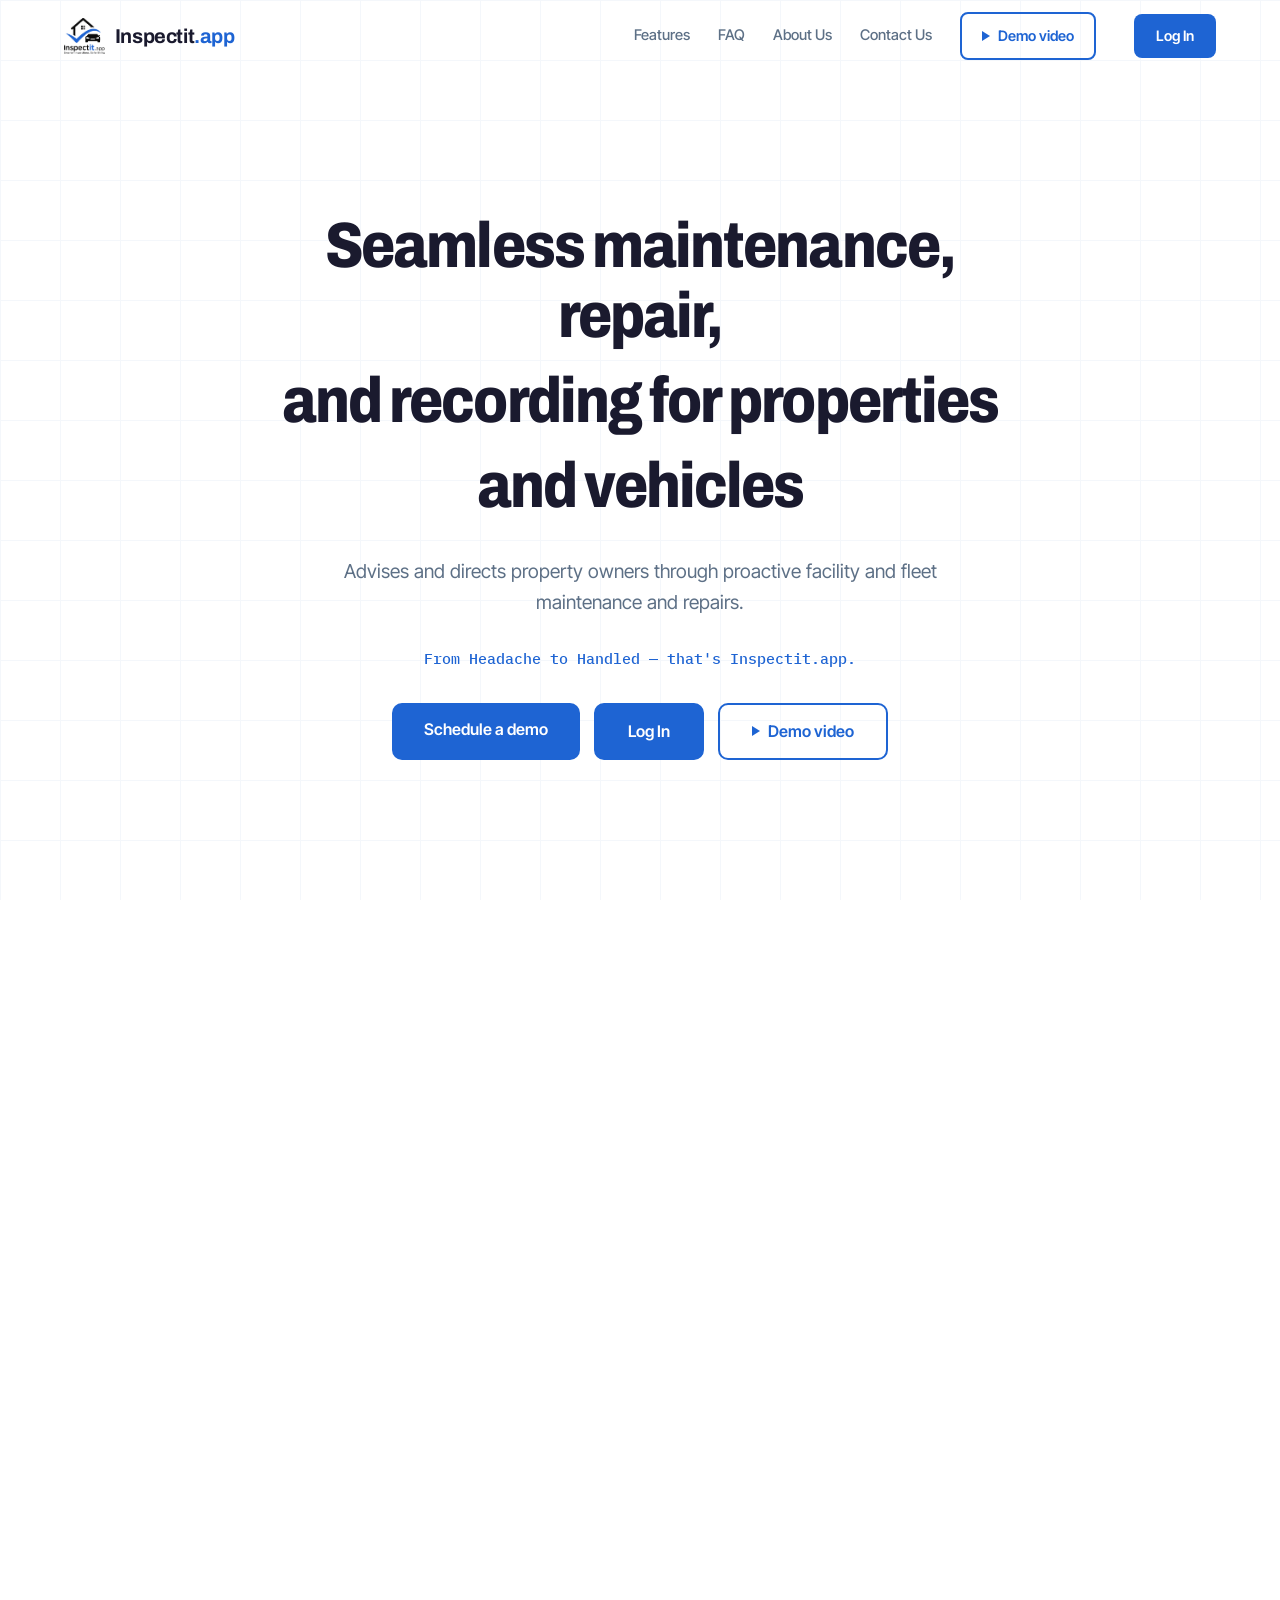
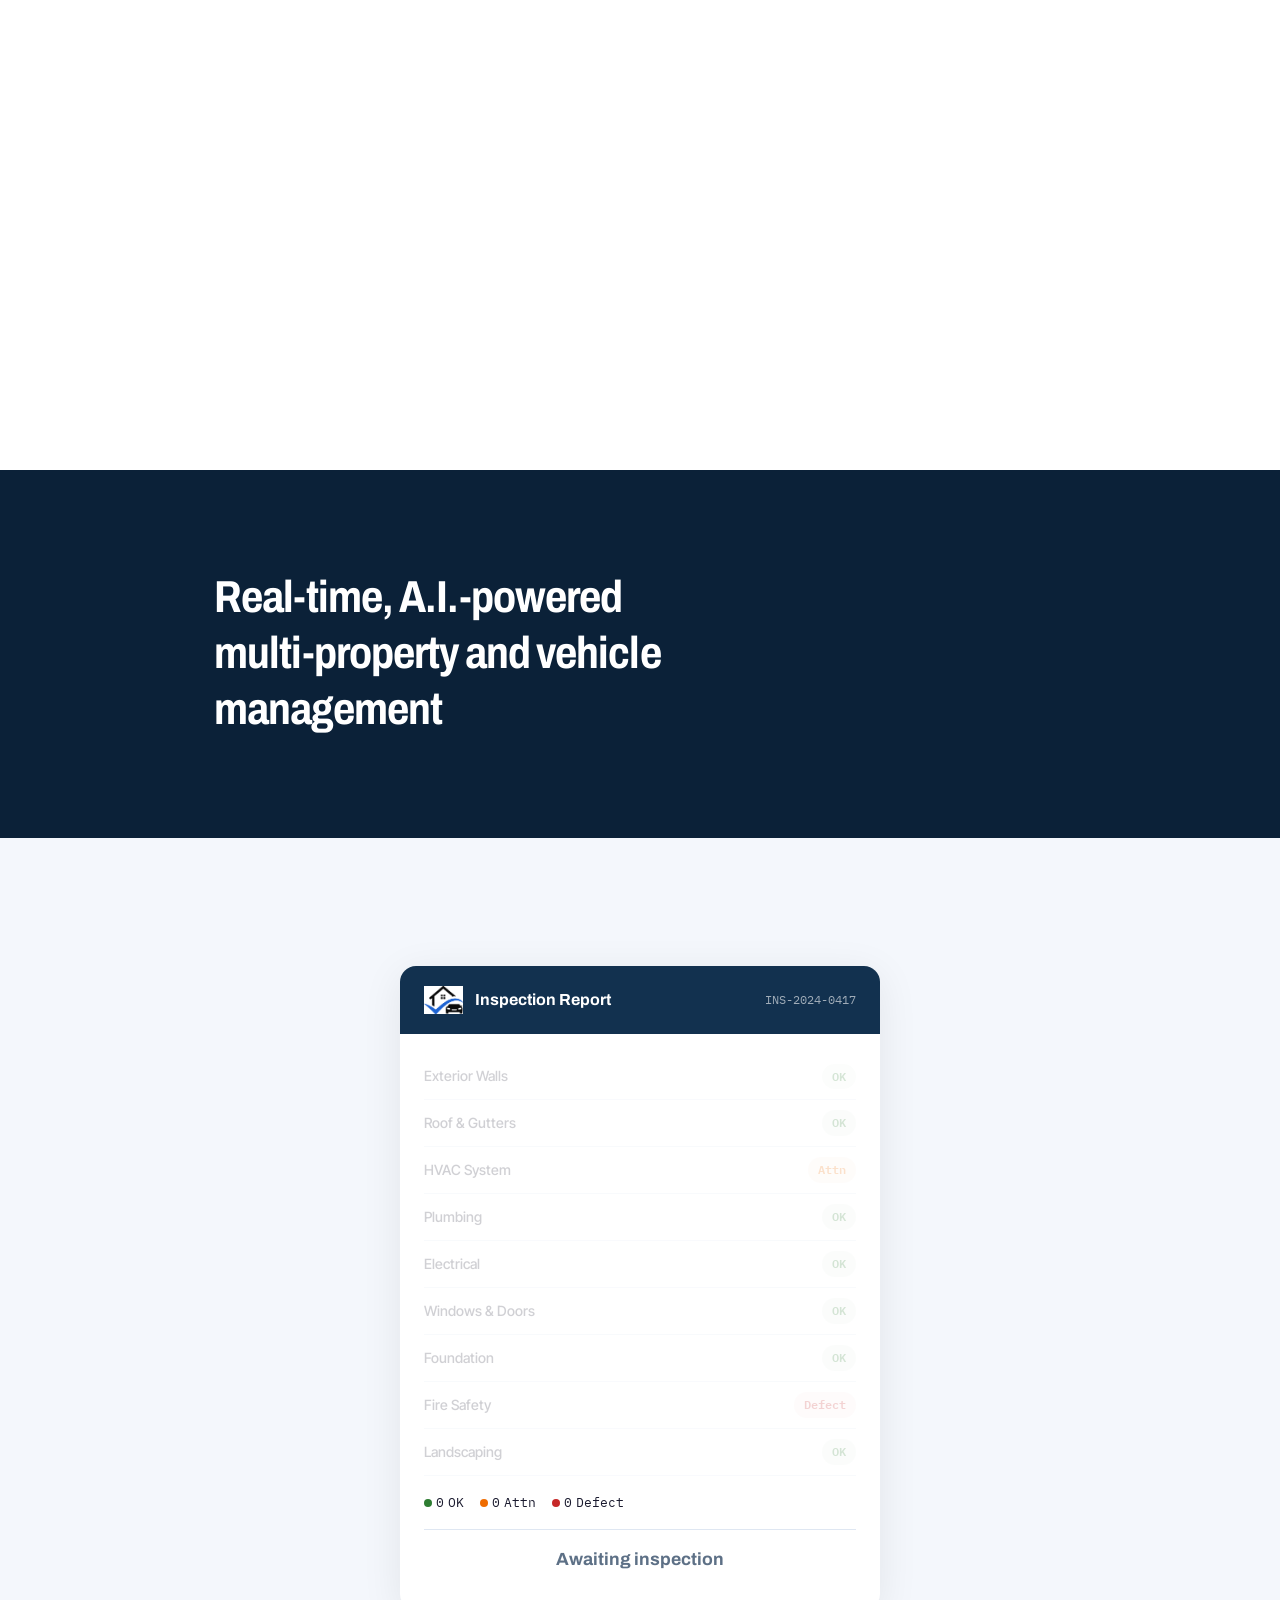
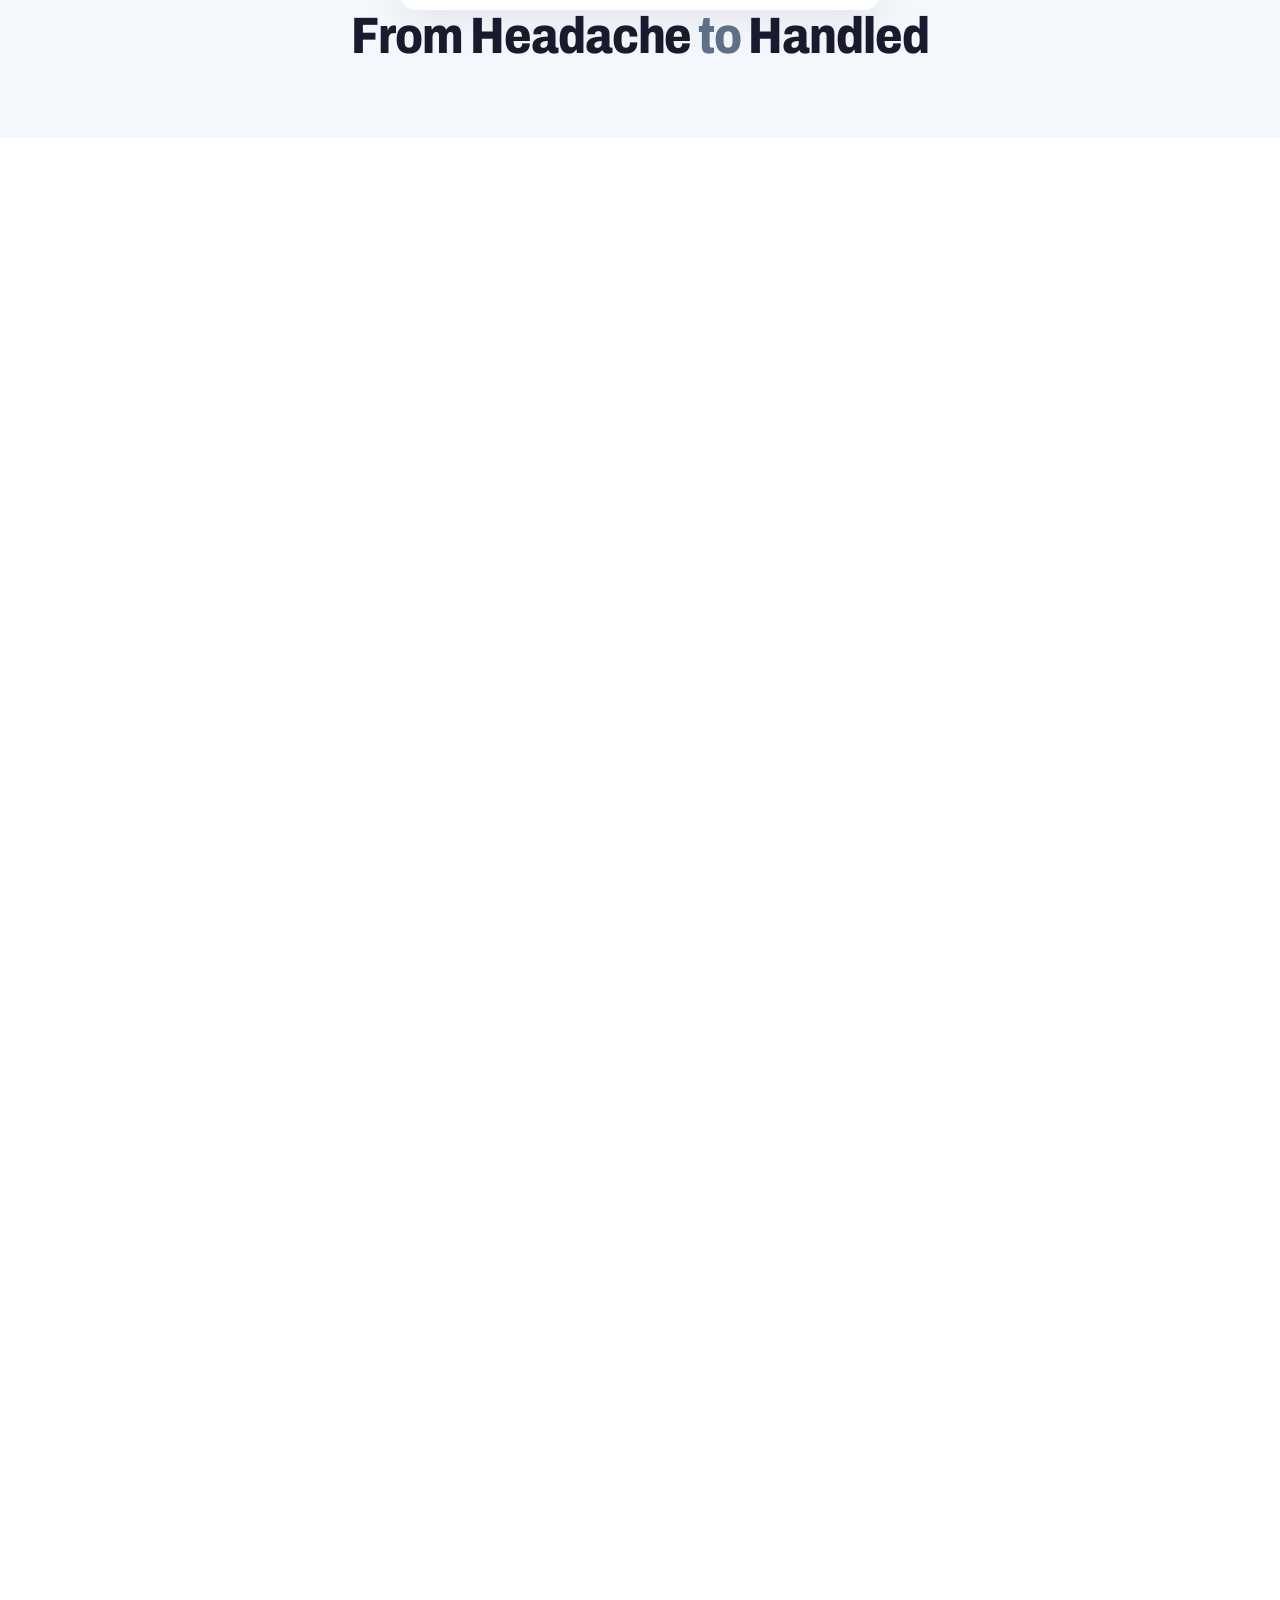
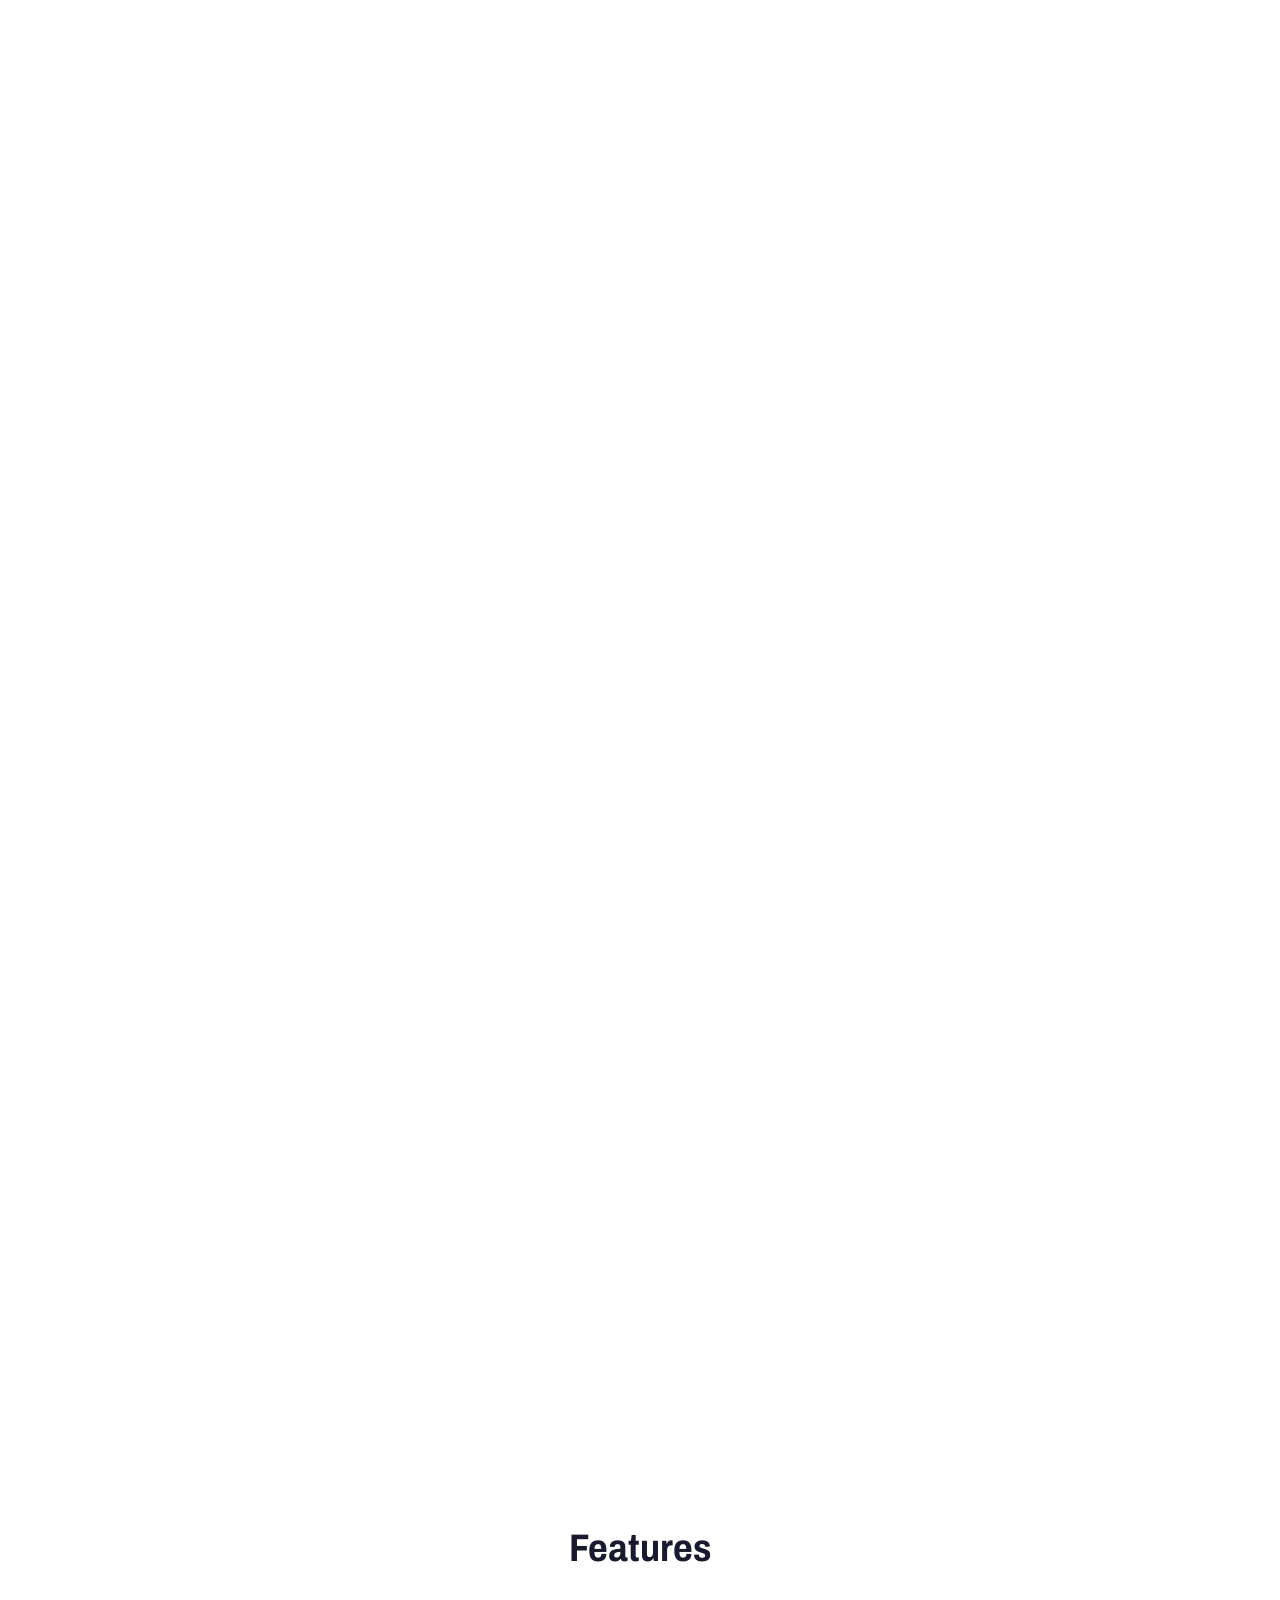
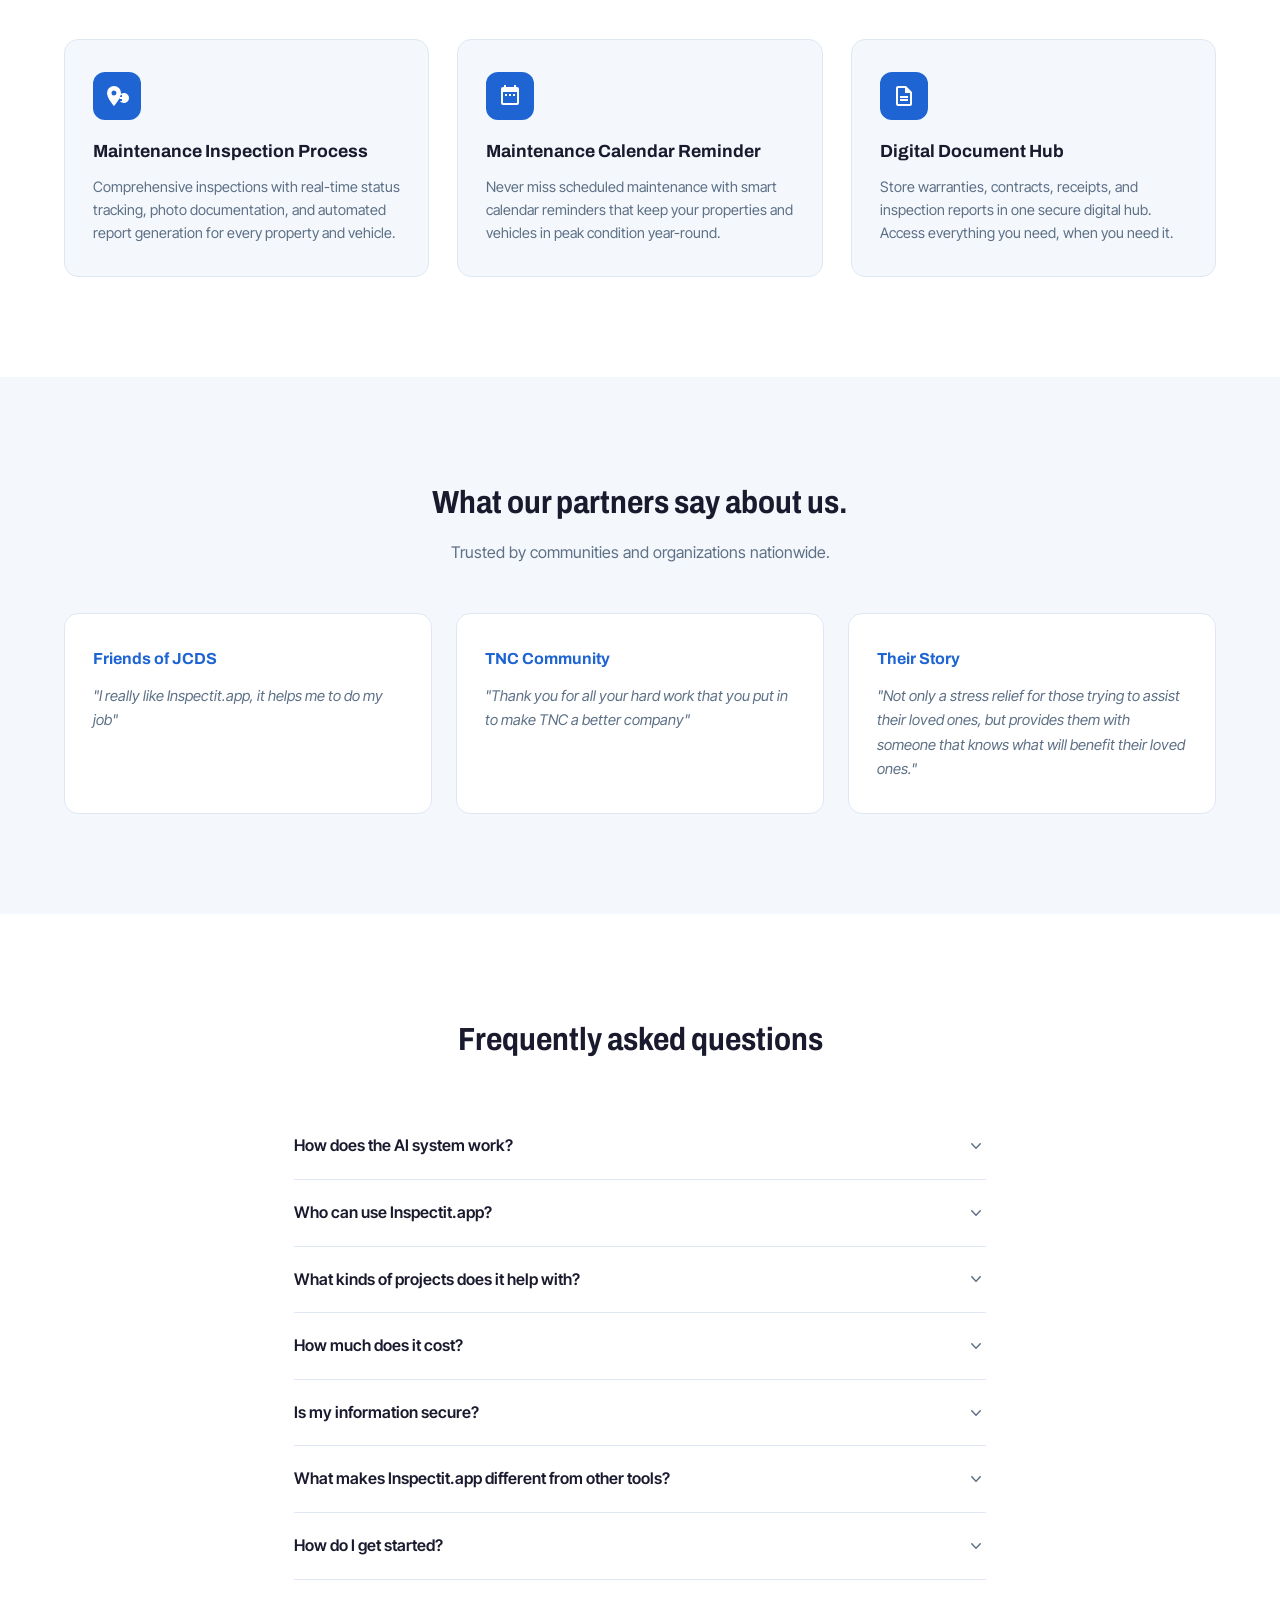
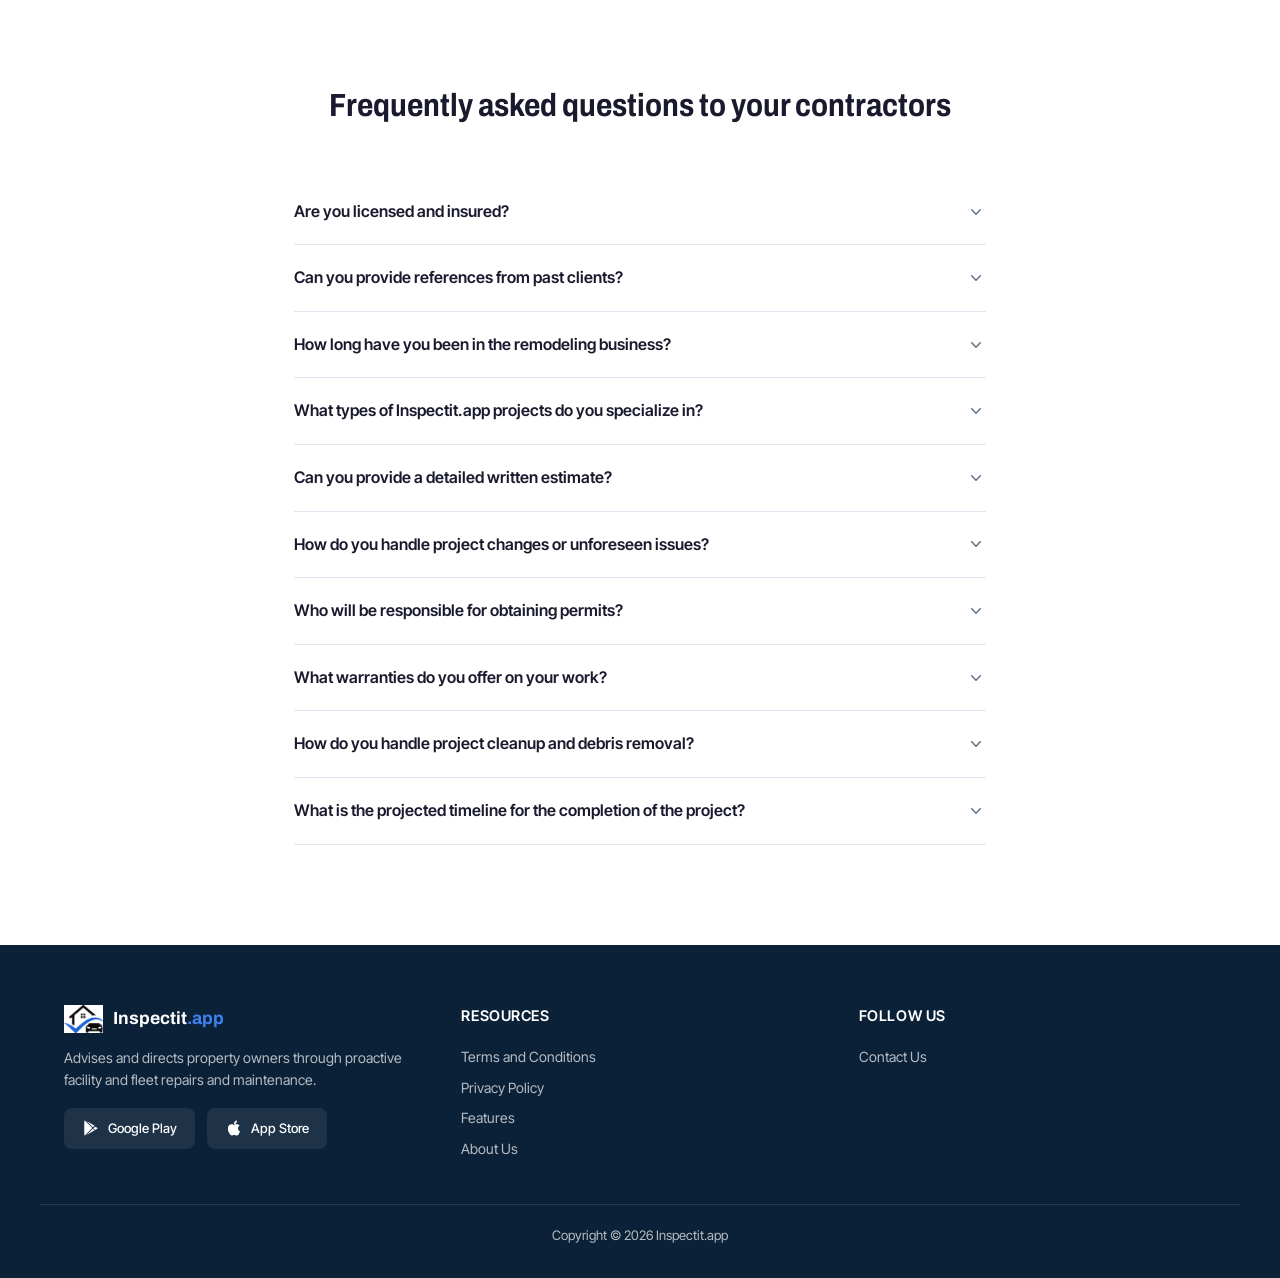
<file: index.html>
<!DOCTYPE html>
<html lang="en">
<head>
<meta charset="utf-8">
<meta name="viewport" content="width=device-width,initial-scale=1,viewport-fit=cover">
<meta name="theme-color" content="#0B2138">
<meta name="apple-mobile-web-app-capable" content="yes">
<meta name="apple-mobile-web-app-status-bar-style" content="black-translucent">
<title>Inspectit.app — Seamless Maintenance, Repair &amp; Recording</title>
<meta name="description" content="Advises and directs property owners through proactive facility and fleet maintenance and repairs. From Headache to Handled — that's Inspectit.app.">
<link rel="canonical" href="https://inspectit.app">
<meta property="og:title" content="Inspectit.app — Seamless Maintenance, Repair &amp; Recording">
<meta property="og:description" content="Advises and directs property owners through proactive facility and fleet maintenance and repairs. From Headache to Handled — that's Inspectit.app.">
<meta property="og:type" content="website">
<meta property="og:url" content="https://inspectit.app">
<meta property="og:site_name" content="Inspectit.app">
<meta property="og:image" content="https://inspectit.app/web/og-image.png">
<meta property="og:image:type" content="image/png">
<meta property="og:image:width" content="1200">
<meta property="og:image:height" content="630">
<meta property="og:image:alt" content="Inspectit.app — Smarter Inspections. Safer living.">
<meta name="twitter:card" content="summary_large_image">
<meta name="twitter:title" content="Inspectit.app — Seamless Maintenance, Repair &amp; Recording">
<meta name="twitter:description" content="Advises and directs property owners through proactive facility and fleet maintenance and repairs.">
<meta name="twitter:image" content="https://inspectit.app/web/og-image.png">
<link rel="icon" type="image/png" href="[data-uri]">
<link rel="preconnect" href="https://fonts.googleapis.com">
<link rel="preconnect" href="https://fonts.gstatic.com" crossorigin>
<link href="https://fonts.googleapis.com/css2?family=Archivo:wdth,wght@75..125,100..900&family=Inter+Tight:wght@300;400;500;600;700&family=IBM+Plex+Mono:wght@400;500;600&display=swap" rel="stylesheet">
<style>
/* ===== RESET ===== */
*,*::before,*::after{box-sizing:border-box;margin:0;padding:0}
html{scroll-behavior:smooth;-webkit-text-size-adjust:100%}
body{font-family:'Inter Tight',system-ui,sans-serif;color:var(--ink);background:var(--white);line-height:1.6;overflow-x:hidden}
img,svg{display:block;max-width:100%}
a{color:inherit;text-decoration:none}
button{font:inherit;cursor:pointer;border:none;background:none}
ul,ol{list-style:none}

/* ===== BRAND TOKENS ===== */
:root{
  --blue:#1E64D3;
  --blue-lift:#3E82F0;
  --navy:#0B2138;
  --navy-2:#12314F;
  --ok:#2E7D32;
  --attn:#EF6C00;
  --defect:#C62828;
  --mist:#F4F7FC;
  --line:#DFE7F2;
  --muted:#5D7086;
  --white:#fff;
  --ink:#1a1a2e;
  --font-display:'Archivo',system-ui,sans-serif;
  --font-body:'Inter Tight',system-ui,sans-serif;
  --font-mono:'IBM Plex Mono',monospace;
  --max-w:1200px;
  --nav-h:72px;
}

/* ===== UTILITIES ===== */
.container{max-width:var(--max-w);margin:0 auto;padding:0 24px}
.sr-only{position:absolute;width:1px;height:1px;padding:0;margin:-1px;overflow:hidden;clip:rect(0,0,0,0);border:0}

/* ===== NAV ===== */
.nav{position:fixed;top:0;left:0;right:0;z-index:100;height:var(--nav-h);display:flex;align-items:center;transition:background .3s,border-color .3s,box-shadow .3s}
.nav.is-stuck{background:rgba(255,255,255,.88);-webkit-backdrop-filter:blur(16px);backdrop-filter:blur(16px);border-bottom:1px solid var(--line);box-shadow:0 1px 8px rgba(0,0,0,.04)}
.nav__inner{display:flex;align-items:center;justify-content:space-between;width:100%;max-width:var(--max-w);margin:0 auto;padding:0 24px}
.nav__brand{display:flex;align-items:center;gap:10px}
.nav__brand img{height:36px;width:auto}
.nav__brand-text{font-family:var(--font-display);font-weight:700;font-size:1.25rem;letter-spacing:-.02em;color:var(--ink)}
.nav__brand-text .tld{color:var(--blue)}
.nav__links{display:flex;align-items:center;gap:28px}
.nav__links a{font-size:.92rem;font-weight:500;color:var(--muted);transition:color .2s}
.nav__links a:hover,.nav__links a:focus-visible{color:var(--blue)}
.nav__links .nav__cta{display:inline-flex;align-items:center;gap:6px;padding:10px 22px;background:var(--blue);color:var(--white);font-weight:600;font-size:.9rem;border-radius:8px;transition:background .2s,transform .15s}
.nav__links .nav__cta:hover{background:var(--blue-lift);color:var(--white);transform:translateY(-1px)}
.nav__cta:focus-visible{outline:2px solid var(--blue);outline-offset:2px}
/* demo video button — outline sibling of the Log In CTA */
.btn-demo{display:inline-flex;align-items:center;gap:8px;cursor:pointer;font-family:inherit}
.nav__links .btn-demo{padding:10px 20px;background:transparent;color:var(--blue);border:2px solid var(--blue);font-weight:600;font-size:.9rem;border-radius:8px;transition:background .2s,color .2s,transform .15s;margin-right:10px}
.nav__links .btn-demo:hover{background:var(--blue);color:var(--white);transform:translateY(-1px)}
.btn-demo:focus-visible{outline:2px solid var(--blue);outline-offset:2px}
.btn-demo .play{width:0;height:0;flex:none;border-left:8px solid currentColor;border-top:5px solid transparent;border-bottom:5px solid transparent;transition:transform .2s}
.btn-demo:hover .play{transform:scale(1.15)}
.hero__actions .btn-demo{padding:14px 32px;background:transparent;color:var(--blue);border:2px solid var(--blue);font-weight:600;font-size:1rem;border-radius:10px;transition:background .2s,color .2s,transform .15s}
.hero__actions .btn-demo:hover{background:var(--blue);color:var(--white);transform:translateY(-2px)}
.drawer-demo{display:flex;align-items:center;justify-content:center;gap:8px;cursor:pointer;font-family:inherit;width:100%;margin-top:12px;padding:14px;background:transparent;color:var(--blue);border:2px solid var(--blue);font-weight:600;font-size:1rem;border-radius:10px}
.drawer-demo .play{width:0;height:0;border-left:8px solid currentColor;border-top:5px solid transparent;border-bottom:5px solid transparent}
/* video lightbox */
.vbox{position:fixed;inset:0;z-index:200;display:grid;place-items:center;padding:clamp(16px,4vw,48px);background:rgba(11,33,56,.72);backdrop-filter:blur(8px);-webkit-backdrop-filter:blur(8px);opacity:0;visibility:hidden;transition:opacity .35s ease,visibility .35s ease}
.vbox.on{opacity:1;visibility:visible}
.vbox__panel{position:relative;width:min(960px,100%);border-radius:16px;overflow:hidden;background:#000;box-shadow:0 40px 90px -30px rgba(0,0,0,.7);transform:translateY(18px) scale(.97);opacity:0;transition:transform .45s cubic-bezier(.16,1,.3,1),opacity .45s ease}
.vbox.on .vbox__panel{transform:none;opacity:1}
.vbox__panel video{display:block;width:100%;height:auto;aspect-ratio:16/9;background:#000}
.vbox__close{position:absolute;top:12px;right:12px;width:42px;height:42px;border-radius:999px;border:1px solid rgba(255,255,255,.3);background:rgba(255,255,255,.12);color:#fff;cursor:pointer;display:grid;place-items:center;transition:background .2s,transform .3s}
.vbox__close:hover{background:rgba(255,255,255,.24);transform:rotate(90deg)}
.vbox__close::before,.vbox__close::after{content:"";position:absolute;width:16px;height:2px;background:#fff;border-radius:2px}
.vbox__close::before{transform:rotate(45deg)}
.vbox__close::after{transform:rotate(-45deg)}

/* mobile hamburger */
.nav__hamburger{display:none;flex-direction:column;gap:5px;padding:8px;width:40px;height:40px;justify-content:center;align-items:center}
.nav__hamburger span{display:block;width:22px;height:2px;background:var(--ink);border-radius:2px;transition:transform .3s,opacity .2s}
.nav__hamburger.open span:nth-child(1){transform:translateY(7px) rotate(45deg)}
.nav__hamburger.open span:nth-child(2){opacity:0}
.nav__hamburger.open span:nth-child(3){transform:translateY(-7px) rotate(-45deg)}

/* mobile drawer */
.mobile-drawer{position:fixed;top:var(--nav-h);left:0;right:0;bottom:0;background:var(--white);z-index:99;transform:translateY(-100%);opacity:0;transition:transform .35s cubic-bezier(.4,0,.2,1),opacity .3s;pointer-events:none;padding:32px 24px}
.mobile-drawer.open{transform:translateY(0);opacity:1;pointer-events:auto}
.mobile-drawer a,.mobile-drawer button{display:block;padding:14px 0;font-size:1.1rem;font-weight:500;color:var(--ink);border-bottom:1px solid var(--line)}
.mobile-drawer a:last-child{border-bottom:none}
.mobile-drawer .drawer-cta{margin-top:24px;text-align:center;padding:14px;background:var(--blue);color:var(--white);border-radius:10px;border-bottom:none;font-weight:600}

@media(max-width:900px){
  .nav__links{display:none}
  .nav__hamburger{display:flex}
}

/* ===== HERO ===== */
.hero{height:230vh;position:relative}
.hero__stage{position:sticky;top:0;height:100svh;display:flex;align-items:center;justify-content:center;overflow:hidden;padding:var(--nav-h) 24px 0;z-index:1}
.hero__content{text-align:center;max-width:800px;will-change:transform,opacity,filter}
.hero__h1{font-family:var(--font-display);font-variation-settings:"wdth" 85;font-size:clamp(2.2rem,5.5vw,4rem);font-weight:800;line-height:1.1;letter-spacing:-.03em;color:var(--ink);margin-bottom:20px}
.hero__h1 .mask{display:inline-block;overflow:hidden}
.hero__h1 .mask span{display:inline-block;transform:translateY(110%);animation:maskUp .8s cubic-bezier(.16,1,.3,1) forwards}
@keyframes maskUp{to{transform:translateY(0)}}
.hero__h1 .mask:nth-child(2) span{animation-delay:.12s}
.hero__h1 .mask:nth-child(3) span{animation-delay:.24s}
.hero__sub{font-size:clamp(1rem,2vw,1.2rem);color:var(--muted);max-width:600px;margin:0 auto 28px;line-height:1.65}
.hero__tag{font-family:var(--font-mono);font-size:.92rem;font-weight:500;color:var(--blue);margin-bottom:32px}
.hero__actions{display:flex;gap:14px;justify-content:center;flex-wrap:wrap}
.hero__actions .btn-primary{padding:14px 32px;background:var(--blue);color:var(--white);font-weight:600;font-size:1rem;border-radius:10px;transition:background .2s,transform .15s}
.hero__actions .btn-primary:hover{background:var(--blue-lift);transform:translateY(-2px)}
.hero__actions .btn-primary:focus-visible{outline:2px solid var(--blue);outline-offset:2px}
.hero__actions .btn-ghost{padding:14px 32px;background:var(--blue);color:var(--white);font-weight:600;font-size:1rem;border:2px solid var(--blue);border-radius:10px;transition:background .2s,border-color .2s,transform .15s}
.hero__actions .btn-ghost:hover{background:var(--blue-lift);border-color:var(--blue-lift);transform:translateY(-2px)}

/* hero grid bg */
.hero__grid{position:absolute;inset:0;pointer-events:none;opacity:.35;background-image:
  linear-gradient(var(--line) 1px,transparent 1px),
  linear-gradient(90deg,var(--line) 1px,transparent 1px);
  background-size:60px 60px}

/* ===== STATEMENT ===== */
.statement{padding:100px 0;background:var(--navy);color:var(--white);overflow:hidden;position:relative;z-index:2}
.statement__inner{max-width:900px;margin:0 auto;padding:0 24px}
.statement__line{font-family:var(--font-display);font-variation-settings:"wdth" 82;font-size:clamp(1.6rem,4vw,2.8rem);font-weight:700;line-height:1.25;letter-spacing:-.02em;overflow:hidden}
.statement__line span{display:inline-block;transform:translateY(100%);opacity:0;transition:transform .7s cubic-bezier(.16,1,.3,1),opacity .5s}
.statement__line.visible span{transform:translateY(0);opacity:1}

/* ===== SWEEP (inspection report animation) ===== */
.sweep{height:420vh;position:relative;z-index:2}
.sweep__stage{position:sticky;top:0;height:100svh;display:flex;align-items:center;justify-content:center;overflow:hidden;background:var(--mist)}
.sweep__card{width:min(480px,90vw);background:var(--white);border-radius:16px;box-shadow:0 8px 40px rgba(0,0,0,.08);overflow:hidden}
.sweep__header{background:var(--navy-2);color:var(--white);padding:20px 24px;display:flex;align-items:center;gap:12px}
.sweep__header-logo{height:28px;width:auto}
.sweep__header-title{font-family:var(--font-display);font-weight:700;font-size:1rem}
.sweep__header-sub{font-size:.78rem;color:rgba(255,255,255,.6);margin-left:auto;font-family:var(--font-mono)}
.sweep__body{padding:20px 24px}
.sweep__row{display:flex;align-items:center;justify-content:space-between;padding:10px 0;border-bottom:1px solid var(--line);opacity:.2;transition:opacity .4s}
.sweep__row.lit{opacity:1}
.sweep__row-label{font-size:.88rem;font-weight:500;color:var(--ink)}
.sweep__row-status{font-family:var(--font-mono);font-size:.78rem;font-weight:600;padding:3px 10px;border-radius:20px}
.sweep__row-status.ok{color:var(--ok);background:rgba(46,125,50,.08)}
.sweep__row-status.attn{color:var(--attn);background:rgba(239,108,0,.08)}
.sweep__row-status.defect{color:var(--defect);background:rgba(198,40,40,.08)}
.sweep__tally{display:flex;gap:16px;padding:16px 0;border-bottom:1px solid var(--line);font-family:var(--font-mono);font-size:.82rem}
.sweep__tally-item{display:flex;align-items:center;gap:4px}
.sweep__tally-dot{width:8px;height:8px;border-radius:50%;flex-shrink:0}
.sweep__verdict{font-family:var(--font-display);font-weight:700;font-size:1.1rem;padding:16px 0;text-align:center;transition:color .5s}

/* repair ticket bar */
.sweep__repair{max-height:0;overflow:hidden;transition:max-height .6s cubic-bezier(.4,0,.2,1);background:var(--mist);border-radius:0 0 16px 16px}
.sweep__repair.show{max-height:120px}
.sweep__repair-inner{padding:14px 24px;display:flex;align-items:center;gap:12px}
.sweep__repair-icon{width:28px;height:28px;background:var(--attn);border-radius:6px;display:flex;align-items:center;justify-content:center;flex-shrink:0}
.sweep__repair-icon svg{width:16px;height:16px;fill:var(--white)}
.sweep__repair-text{font-size:.85rem;font-weight:500;color:var(--ink)}
.sweep__repair-text strong{color:var(--attn)}

/* sweep headline */
.sweep__headline{position:absolute;bottom:max(8vh,40px);left:0;right:0;text-align:center;padding:0 24px}
.sweep__headline-text{font-family:var(--font-display);font-variation-settings:"wdth" 85;font-size:clamp(1.8rem,4.5vw,3.2rem);font-weight:800;line-height:1.15;letter-spacing:-.02em}
.sweep__hl-headache{transition:color .5s,opacity .5s}
.sweep__hl-handled{transition:color .5s,opacity .5s}
.sweep__hl-connector{color:var(--muted)}

/* ===== FEATURES ===== */
.features{padding:100px 0;background:var(--white);position:relative;z-index:2}
.features__title{font-family:var(--font-display);font-variation-settings:"wdth" 85;font-size:clamp(1.6rem,3.5vw,2.4rem);font-weight:700;text-align:center;margin-bottom:60px;color:var(--ink)}
.features__grid{display:grid;grid-template-columns:repeat(3,1fr);gap:28px;max-width:var(--max-w);margin:0 auto;padding:0 24px}
@media(max-width:768px){.features__grid{grid-template-columns:1fr}}
@media(min-width:769px) and (max-width:1024px){.features__grid{grid-template-columns:repeat(2,1fr)}}
.feature-card{background:var(--mist);border:1px solid var(--line);border-radius:14px;padding:32px 28px;transition:transform .3s,box-shadow .3s}
.feature-card:hover{transform:translateY(-4px);box-shadow:0 12px 40px rgba(0,0,0,.06)}
.feature-card__icon{width:48px;height:48px;background:var(--blue);border-radius:12px;display:flex;align-items:center;justify-content:center;margin-bottom:18px}
.feature-card__icon svg{width:24px;height:24px;fill:var(--white)}
.feature-card__title{font-family:var(--font-display);font-weight:700;font-size:1.1rem;margin-bottom:8px;color:var(--ink)}
.feature-card__desc{font-size:.9rem;color:var(--muted);line-height:1.6}

/* ===== REVEAL (blur-up) ===== */
.rv{opacity:0;filter:blur(8px);transform:translateY(24px);transition:opacity .7s cubic-bezier(.16,1,.3,1),filter .7s,transform .7s}
.rv.visible{opacity:1;filter:blur(0);transform:translateY(0)}

/* ===== PARTNERS ===== */
.partners{padding:100px 0;background:var(--mist);position:relative;z-index:2}
.partners__title{font-family:var(--font-display);font-variation-settings:"wdth" 85;font-size:clamp(1.4rem,3vw,2rem);font-weight:700;text-align:center;margin-bottom:12px;color:var(--ink)}
.partners__sub{text-align:center;color:var(--muted);margin-bottom:48px;font-size:1rem}
.partners__grid{display:grid;grid-template-columns:repeat(3,1fr);gap:24px;max-width:var(--max-w);margin:0 auto;padding:0 24px}
@media(max-width:768px){.partners__grid{grid-template-columns:1fr}}
.partner-card{background:var(--white);border:1px solid var(--line);border-radius:14px;padding:32px 28px}
.partner-card__name{font-family:var(--font-display);font-weight:700;font-size:1rem;color:var(--blue);margin-bottom:12px}
.partner-card__quote{font-size:.92rem;color:var(--muted);line-height:1.65;font-style:italic}

/* ===== FAQ ===== */
.faq{padding:100px 0;background:var(--white);position:relative;z-index:2}
.faq__title{font-family:var(--font-display);font-variation-settings:"wdth" 85;font-size:clamp(1.4rem,3vw,2rem);font-weight:700;text-align:center;margin-bottom:48px;color:var(--ink)}
.faq__list{max-width:740px;margin:0 auto;padding:0 24px}
.faq__item{border-bottom:1px solid var(--line)}
.faq__q{display:flex;align-items:center;justify-content:space-between;width:100%;padding:20px 0;font-size:1rem;font-weight:600;color:var(--ink);text-align:left;gap:16px}
.faq__q:focus-visible{outline:2px solid var(--blue);outline-offset:2px;border-radius:4px}
.faq__q svg{width:20px;height:20px;flex-shrink:0;transition:transform .3s;color:var(--muted)}
.faq__q[aria-expanded="true"] svg{transform:rotate(180deg)}
.faq__a{max-height:0;overflow:hidden;transition:max-height .4s cubic-bezier(.4,0,.2,1)}
.faq__a-inner{padding:0 0 20px;font-size:.92rem;color:var(--muted);line-height:1.7}

/* ===== CONTRACTOR FAQ ===== */
.faq-contractors{padding:0 0 100px;background:var(--white)}

/* ===== FOOTER ===== */
.footer{background:var(--navy);color:rgba(255,255,255,.7);padding:60px 0 32px;position:relative;z-index:2}
.footer__inner{max-width:var(--max-w);margin:0 auto;padding:0 24px;display:grid;grid-template-columns:1fr 1fr 1fr;gap:40px}
@media(max-width:768px){.footer__inner{grid-template-columns:1fr;text-align:center}}
.footer__brand{display:flex;align-items:center;gap:10px;margin-bottom:14px}
@media(max-width:768px){.footer__brand{justify-content:center}}
.footer__brand img{height:32px;width:auto}
.footer__brand-text{font-family:var(--font-display);font-weight:700;font-size:1.1rem;color:var(--white)}
.footer__brand-text .tld{color:var(--blue-lift)}
.footer__desc{font-size:.88rem;line-height:1.6;max-width:340px}
@media(max-width:768px){.footer__desc{margin:0 auto}}
.footer__heading{font-weight:600;color:var(--white);margin-bottom:14px;font-size:.92rem;text-transform:uppercase;letter-spacing:.04em}
.footer__link{display:block;padding:4px 0;font-size:.88rem;transition:color .2s}
.footer__link:hover{color:var(--blue-lift)}
.footer__stores{display:flex;gap:12px;margin-top:16px}
@media(max-width:768px){.footer__stores{justify-content:center}}
.footer__store-btn{display:inline-flex;align-items:center;gap:8px;padding:10px 18px;background:rgba(255,255,255,.08);border-radius:8px;font-size:.82rem;font-weight:500;color:var(--white);transition:background .2s}
.footer__store-btn:hover{background:rgba(255,255,255,.14)}
.footer__store-btn svg{width:18px;height:18px;fill:var(--white)}
.footer__bottom{max-width:var(--max-w);margin:40px auto 0;padding:20px 24px 0;border-top:1px solid rgba(255,255,255,.1);text-align:center;font-size:.82rem}

/* ===== REDUCED MOTION ===== */
@media(prefers-reduced-motion:reduce){
  .hero{height:auto}
  .hero__stage{position:relative;height:auto;min-height:80vh}
  .hero__h1 .mask span{animation:none;transform:translateY(0)}
  .hero__content{filter:none!important;opacity:1!important;transform:none!important}
  .hero__grid{transform:none!important}
  .sweep{height:auto}
  .sweep__stage{position:relative;height:auto;min-height:auto;padding:80px 0}
  .sweep__row{opacity:1!important}
  .sweep__repair{max-height:120px!important}
  .sweep__hl-headache{color:var(--muted)!important;opacity:.5!important}
  .sweep__hl-handled{color:var(--ok)!important}
  .rv{opacity:1!important;filter:none!important;transform:none!important}
  .statement__line span{transform:none!important;opacity:1!important}
}

/* ===== FOCUS ===== */
:focus-visible{outline:2px solid var(--blue);outline-offset:2px;border-radius:4px}
</style>
</head>
<body>

<!-- ===== NAV ===== -->
<nav class="nav" id="nav" role="navigation" aria-label="Main">
  <div class="nav__inner">
    <a href="#" class="nav__brand" aria-label="Inspectit.app home">
      <img src="[data-uri]" alt="Inspectit.app logo" class="nav__brand-logo">
      <span class="nav__brand-text">Inspectit<span class="tld">.app</span></span>
    </a>
    <div class="nav__links">
      <a href="#features">Features</a>
      <a href="#faq">FAQ</a>
      <a href="#partners">About Us</a>
      <a href="mailto:info@inspectit.app">Contact Us</a>
      <button type="button" class="btn-demo" data-video><span class="play" aria-hidden="true"></span>Demo video</button>
      <a href="web/inspectit-app.html" class="nav__cta">Log In</a>
    </div>
    <button class="nav__hamburger" id="hamburger" aria-label="Menu" aria-expanded="false">
      <span></span><span></span><span></span>
    </button>
  </div>
</nav>

<!-- mobile drawer -->
<div class="mobile-drawer" id="mobileDrawer" role="dialog" aria-label="Navigation menu">
  <a href="#features" class="drawer-link">Features</a>
  <a href="#faq" class="drawer-link">FAQ</a>
  <a href="#partners" class="drawer-link">About Us</a>
  <a href="mailto:info@inspectit.app" class="drawer-link">Contact Us</a>
  <a href="web/inspectit-app.html" class="drawer-cta">Log In</a>
  <button type="button" class="drawer-demo" data-video><span class="play" aria-hidden="true"></span>Demo video</button>
</div>

<!-- ===== HERO ===== -->
<section class="hero" id="hero">
  <div class="hero__stage">
    <div class="hero__grid" id="heroGrid"></div>
    <div class="hero__content" id="heroContent">
      <h1 class="hero__h1">
        <span class="mask"><span>Seamless maintenance, repair,</span></span><br>
        <span class="mask"><span>and recording for properties</span></span><br>
        <span class="mask"><span>and vehicles</span></span>
      </h1>
      <p class="hero__sub">Advises and directs property owners through proactive facility and fleet maintenance and repairs.</p>
      <p class="hero__tag">From Headache to Handled — that's Inspectit.app.</p>
      <div class="hero__actions">
        <a href="mailto:info@inspectit.app?subject=Demo%20Request" class="btn-primary">Schedule a demo</a>
        <a href="web/inspectit-app.html" class="btn-ghost">Log In</a>
        <button type="button" class="btn-demo" data-video><span class="play" aria-hidden="true"></span>Demo video</button>
      </div>
    </div>
  </div>
</section>

<!-- ===== STATEMENT ===== -->
<section class="statement" id="statement">
  <div class="statement__inner">
    <div class="statement__line" style="transition-delay:0ms"><span>Real-time, A.I.-powered</span></div>
    <div class="statement__line" style="transition-delay:95ms"><span>multi-property and vehicle</span></div>
    <div class="statement__line" style="transition-delay:190ms"><span>management</span></div>
  </div>
</section>

<!-- ===== SWEEP (inspection report scroll) ===== -->
<section class="sweep" id="sweep">
  <div class="sweep__stage">
    <div class="sweep__card">
      <div class="sweep__header">
        <img src="[data-uri]" alt="" class="sweep__header-logo">
        <span class="sweep__header-title">Inspection Report</span>
        <span class="sweep__header-sub">INS-2024-0417</span>
      </div>
      <div class="sweep__body" id="sweepBody">
        <div class="sweep__row" data-idx="0"><span class="sweep__row-label">Exterior Walls</span><span class="sweep__row-status ok">OK</span></div>
        <div class="sweep__row" data-idx="1"><span class="sweep__row-label">Roof &amp; Gutters</span><span class="sweep__row-status ok">OK</span></div>
        <div class="sweep__row" data-idx="2"><span class="sweep__row-label">HVAC System</span><span class="sweep__row-status attn">Attn</span></div>
        <div class="sweep__row" data-idx="3"><span class="sweep__row-label">Plumbing</span><span class="sweep__row-status ok">OK</span></div>
        <div class="sweep__row" data-idx="4"><span class="sweep__row-label">Electrical</span><span class="sweep__row-status ok">OK</span></div>
        <div class="sweep__row" data-idx="5"><span class="sweep__row-label">Windows &amp; Doors</span><span class="sweep__row-status ok">OK</span></div>
        <div class="sweep__row" data-idx="6"><span class="sweep__row-label">Foundation</span><span class="sweep__row-status ok">OK</span></div>
        <div class="sweep__row" data-idx="7"><span class="sweep__row-label">Fire Safety</span><span class="sweep__row-status defect">Defect</span></div>
        <div class="sweep__row" data-idx="8"><span class="sweep__row-label">Landscaping</span><span class="sweep__row-status ok">OK</span></div>
        <div class="sweep__tally" id="sweepTally">
          <span class="sweep__tally-item"><span class="sweep__tally-dot" style="background:var(--ok)"></span><span id="tallyOk">0</span> OK</span>
          <span class="sweep__tally-item"><span class="sweep__tally-dot" style="background:var(--attn)"></span><span id="tallyAttn">0</span> Attn</span>
          <span class="sweep__tally-item"><span class="sweep__tally-dot" style="background:var(--defect)"></span><span id="tallyDefect">0</span> Defect</span>
        </div>
        <div class="sweep__verdict" id="sweepVerdict">Awaiting inspection</div>
      </div>
      <div class="sweep__repair" id="sweepRepair">
        <div class="sweep__repair-inner">
          <div class="sweep__repair-icon">
            <svg viewBox="0 0 24 24"><path d="M19.14 12.94c.04-.31.06-.63.06-.94 0-.31-.02-.63-.06-.94l2.03-1.58a.49.49 0 00.12-.61l-1.92-3.32a.49.49 0 00-.59-.22l-2.39.96a7.04 7.04 0 00-1.62-.94l-.36-2.54a.48.48 0 00-.48-.41h-3.84a.48.48 0 00-.48.41l-.36 2.54c-.59.24-1.13.57-1.62.94l-2.39-.96a.49.49 0 00-.59.22L2.74 8.87a.48.48 0 00.12.61l2.03 1.58c-.04.31-.06.63-.06.94s.02.63.06.94l-2.03 1.58a.49.49 0 00-.12.61l1.92 3.32c.12.22.37.29.59.22l2.39-.96c.5.38 1.03.7 1.62.94l.36 2.54c.05.24.26.41.48.41h3.84c.24 0 .44-.17.48-.41l.36-2.54c.59-.24 1.13-.56 1.62-.94l2.39.96c.22.08.47 0 .59-.22l1.92-3.32c.12-.22.07-.47-.12-.61l-2.01-1.58zM12 15.6A3.6 3.6 0 1112 8.4a3.6 3.6 0 010 7.2z"/></svg>
          </div>
          <div class="sweep__repair-text">Repair ticket <strong>#RT-0892</strong> auto-generated for HVAC &amp; Fire Safety</div>
        </div>
      </div>
    </div>
    <div class="sweep__headline">
      <div class="sweep__headline-text">
        <span class="sweep__hl-headache">From Headache</span>
        <span class="sweep__hl-connector"> to </span>
        <span class="sweep__hl-handled">Handled</span>
      </div>
    </div>
  </div>
</section>

<!-- ===== FEATURES ===== -->
<section class="features" id="features">
  <h2 class="features__title rv">Features</h2>
  <div class="features__grid">
    <div class="feature-card rv" style="transition-delay:0ms">
      <div class="feature-card__icon">
        <svg viewBox="0 0 24 24"><path d="M9 2a7 7 0 00-7 7c0 5.25 7 13 7 13s7-7.75 7-13a7 7 0 00-7-7zm0 9.5A2.5 2.5 0 119 6.5a2.5 2.5 0 010 5z"/><path d="M19 9c-1.5 0-3.27.67-4.1 2h2.1v2h-2.4c-.06.33-.1.66-.1 1s.04.67.1 1h2.4v2h-2.1c.83 1.33 2.6 2 4.1 2 2.76 0 5-2.24 5-5s-2.24-5-5-5z"/></svg>
      </div>
      <h3 class="feature-card__title">Maintenance Inspection Process</h3>
      <p class="feature-card__desc">Comprehensive inspections with real-time status tracking, photo documentation, and automated report generation for every property and vehicle.</p>
    </div>
    <div class="feature-card rv" style="transition-delay:70ms">
      <div class="feature-card__icon">
        <svg viewBox="0 0 24 24"><path d="M19 3h-1V1h-2v2H8V1H6v2H5a2 2 0 00-2 2v14a2 2 0 002 2h14a2 2 0 002-2V5a2 2 0 00-2-2zm0 16H5V8h14v11zM9 10H7v2h2v-2zm4 0h-2v2h2v-2zm4 0h-2v2h2v-2z"/></svg>
      </div>
      <h3 class="feature-card__title">Maintenance Calendar Reminder</h3>
      <p class="feature-card__desc">Never miss scheduled maintenance with smart calendar reminders that keep your properties and vehicles in peak condition year-round.</p>
    </div>
    <div class="feature-card rv" style="transition-delay:140ms">
      <div class="feature-card__icon">
        <svg viewBox="0 0 24 24"><path d="M14 2H6a2 2 0 00-2 2v16a2 2 0 002 2h12a2 2 0 002-2V8l-6-6zm4 18H6V4h7v5h5v11zM8 15h8v2H8v-2zm0-3h8v2H8v-2z"/></svg>
      </div>
      <h3 class="feature-card__title">Digital Document Hub</h3>
      <p class="feature-card__desc">Store warranties, contracts, receipts, and inspection reports in one secure digital hub. Access everything you need, when you need it.</p>
    </div>
  </div>
</section>

<!-- ===== PARTNERS ===== -->
<section class="partners" id="partners">
  <h2 class="partners__title rv">What our partners say about us.</h2>
  <p class="partners__sub rv">Trusted by communities and organizations nationwide.</p>
  <div class="partners__grid">
    <div class="partner-card rv" style="transition-delay:0ms">
      <div class="partner-card__name">Friends of JCDS</div>
      <p class="partner-card__quote">"I really like Inspectit.app, it helps me to do my job"</p>
    </div>
    <div class="partner-card rv" style="transition-delay:70ms">
      <div class="partner-card__name">TNC Community</div>
      <p class="partner-card__quote">"Thank you for all your hard work that you put in to make TNC a better company"</p>
    </div>
    <div class="partner-card rv" style="transition-delay:140ms">
      <div class="partner-card__name">Their Story</div>
      <p class="partner-card__quote">"Not only a stress relief for those trying to assist their loved ones, but provides them with someone that knows what will benefit their loved ones."</p>
    </div>
  </div>
</section>

<!-- ===== FAQ ===== -->
<section class="faq" id="faq">
  <h2 class="faq__title rv">Frequently asked questions</h2>
  <div class="faq__list">
    <div class="faq__item rv">
      <button class="faq__q" aria-expanded="false"><span>How does the AI system work?</span><svg viewBox="0 0 20 20" fill="currentColor"><path fill-rule="evenodd" d="M5.23 7.21a.75.75 0 011.06.02L10 11.168l3.71-3.938a.75.75 0 111.08 1.04l-4.25 4.5a.75.75 0 01-1.08 0l-4.25-4.5a.75.75 0 01.02-1.06z"/></svg></button>
      <div class="faq__a" role="region"><div class="faq__a-inner">Our AI uses your inputs — like property details, priorities, and goals — to recommend tasks, schedule repairs, and connect you with trusted contractors. Think of it like your personal project advisor for everything home-related.</div></div>
    </div>
    <div class="faq__item rv" style="transition-delay:70ms">
      <button class="faq__q" aria-expanded="false"><span>Who can use Inspectit.app?</span><svg viewBox="0 0 20 20" fill="currentColor"><path fill-rule="evenodd" d="M5.23 7.21a.75.75 0 011.06.02L10 11.168l3.71-3.938a.75.75 0 111.08 1.04l-4.25 4.5a.75.75 0 01-1.08 0l-4.25-4.5a.75.75 0 01.02-1.06z"/></svg></button>
      <div class="faq__a" role="region"><div class="faq__a-inner">Anyone managing a property! Whether you're a first-time homeowner, an adult child helping a parent, or someone maintaining multiple spaces, Inspectit.app adapts to your needs.</div></div>
    </div>
    <div class="faq__item rv" style="transition-delay:140ms">
      <button class="faq__q" aria-expanded="false"><span>What kinds of projects does it help with?</span><svg viewBox="0 0 20 20" fill="currentColor"><path fill-rule="evenodd" d="M5.23 7.21a.75.75 0 011.06.02L10 11.168l3.71-3.938a.75.75 0 111.08 1.04l-4.25 4.5a.75.75 0 01-1.08 0l-4.25-4.5a.75.75 0 01.02-1.06z"/></svg></button>
      <div class="faq__a" role="region"><div class="faq__a-inner">We support: Home repairs and regular maintenance. Accessibility improvements. Renovation planning and budgeting. Communication with service providers. Log tracking and appointment reminders and more!</div></div>
    </div>
    <div class="faq__item rv" style="transition-delay:210ms">
      <button class="faq__q" aria-expanded="false"><span>How much does it cost?</span><svg viewBox="0 0 20 20" fill="currentColor"><path fill-rule="evenodd" d="M5.23 7.21a.75.75 0 011.06.02L10 11.168l3.71-3.938a.75.75 0 111.08 1.04l-4.25 4.5a.75.75 0 01-1.08 0l-4.25-4.5a.75.75 0 01.02-1.06z"/></svg></button>
      <div class="faq__a" role="region"><div class="faq__a-inner">We offer a range of pricing options depending on your needs. You can schedule a demo or visit our Pricing page to learn more.</div></div>
    </div>
    <div class="faq__item rv" style="transition-delay:280ms">
      <button class="faq__q" aria-expanded="false"><span>Is my information secure?</span><svg viewBox="0 0 20 20" fill="currentColor"><path fill-rule="evenodd" d="M5.23 7.21a.75.75 0 011.06.02L10 11.168l3.71-3.938a.75.75 0 111.08 1.04l-4.25 4.5a.75.75 0 01-1.08 0l-4.25-4.5a.75.75 0 01.02-1.06z"/></svg></button>
      <div class="faq__a" role="region"><div class="faq__a-inner">Yes. We use industry-standard data encryption and do not share your personal data with third parties without consent.</div></div>
    </div>
    <div class="faq__item rv" style="transition-delay:350ms">
      <button class="faq__q" aria-expanded="false"><span>What makes Inspectit.app different from other tools?</span><svg viewBox="0 0 20 20" fill="currentColor"><path fill-rule="evenodd" d="M5.23 7.21a.75.75 0 011.06.02L10 11.168l3.71-3.938a.75.75 0 111.08 1.04l-4.25 4.5a.75.75 0 01-1.08 0l-4.25-4.5a.75.75 0 01.02-1.06z"/></svg></button>
      <div class="faq__a" role="region"><div class="faq__a-inner">Inspectit.app is built specifically for home projects, with a human-centered design and personalized AI support. We focus not only on the project — but on making the process feel manageable and empowering.</div></div>
    </div>
    <div class="faq__item rv" style="transition-delay:420ms">
      <button class="faq__q" aria-expanded="false"><span>How do I get started?</span><svg viewBox="0 0 20 20" fill="currentColor"><path fill-rule="evenodd" d="M5.23 7.21a.75.75 0 011.06.02L10 11.168l3.71-3.938a.75.75 0 111.08 1.04l-4.25 4.5a.75.75 0 01-1.08 0l-4.25-4.5a.75.75 0 01.02-1.06z"/></svg></button>
      <div class="faq__a" role="region"><div class="faq__a-inner">Click "Schedule a Demo" on the homepage or log in to begin planning and simplifying your next home project.</div></div>
    </div>
  </div>
</section>

<!-- ===== CONTRACTOR FAQ ===== -->
<section class="faq faq-contractors">
  <h2 class="faq__title rv">Frequently asked questions to your contractors</h2>
  <div class="faq__list">
    <div class="faq__item rv">
      <button class="faq__q" aria-expanded="false"><span>Are you licensed and insured?</span><svg viewBox="0 0 20 20" fill="currentColor"><path fill-rule="evenodd" d="M5.23 7.21a.75.75 0 011.06.02L10 11.168l3.71-3.938a.75.75 0 111.08 1.04l-4.25 4.5a.75.75 0 01-1.08 0l-4.25-4.5a.75.75 0 01.02-1.06z"/></svg></button>
      <div class="faq__a" role="region"><div class="faq__a-inner">Always verify that your contractor holds a valid, active license and carries both general liability and workers' compensation insurance to protect your property and investment.</div></div>
    </div>
    <div class="faq__item rv">
      <button class="faq__q" aria-expanded="false"><span>Can you provide references from past clients?</span><svg viewBox="0 0 20 20" fill="currentColor"><path fill-rule="evenodd" d="M5.23 7.21a.75.75 0 011.06.02L10 11.168l3.71-3.938a.75.75 0 111.08 1.04l-4.25 4.5a.75.75 0 01-1.08 0l-4.25-4.5a.75.75 0 01.02-1.06z"/></svg></button>
      <div class="faq__a" role="region"><div class="faq__a-inner">A reputable contractor should be happy to share references and examples of previous work similar to your project.</div></div>
    </div>
    <div class="faq__item rv">
      <button class="faq__q" aria-expanded="false"><span>How long have you been in the remodeling business?</span><svg viewBox="0 0 20 20" fill="currentColor"><path fill-rule="evenodd" d="M5.23 7.21a.75.75 0 011.06.02L10 11.168l3.71-3.938a.75.75 0 111.08 1.04l-4.25 4.5a.75.75 0 01-1.08 0l-4.25-4.5a.75.75 0 01.02-1.06z"/></svg></button>
      <div class="faq__a" role="region"><div class="faq__a-inner">Experience matters. Ask about the contractor's track record, years in business, and specific expertise relevant to your project type.</div></div>
    </div>
    <div class="faq__item rv">
      <button class="faq__q" aria-expanded="false"><span>What types of Inspectit.app projects do you specialize in?</span><svg viewBox="0 0 20 20" fill="currentColor"><path fill-rule="evenodd" d="M5.23 7.21a.75.75 0 011.06.02L10 11.168l3.71-3.938a.75.75 0 111.08 1.04l-4.25 4.5a.75.75 0 01-1.08 0l-4.25-4.5a.75.75 0 01.02-1.06z"/></svg></button>
      <div class="faq__a" role="region"><div class="faq__a-inner">Understanding a contractor's specialization helps ensure they have the right skills and equipment for your specific needs.</div></div>
    </div>
    <div class="faq__item rv">
      <button class="faq__q" aria-expanded="false"><span>Can you provide a detailed written estimate?</span><svg viewBox="0 0 20 20" fill="currentColor"><path fill-rule="evenodd" d="M5.23 7.21a.75.75 0 011.06.02L10 11.168l3.71-3.938a.75.75 0 111.08 1.04l-4.25 4.5a.75.75 0 01-1.08 0l-4.25-4.5a.75.75 0 01.02-1.06z"/></svg></button>
      <div class="faq__a" role="region"><div class="faq__a-inner">Request a detailed, written breakdown of costs including materials, labor, permits, and any potential additional expenses before work begins.</div></div>
    </div>
    <div class="faq__item rv">
      <button class="faq__q" aria-expanded="false"><span>How do you handle project changes or unforeseen issues?</span><svg viewBox="0 0 20 20" fill="currentColor"><path fill-rule="evenodd" d="M5.23 7.21a.75.75 0 011.06.02L10 11.168l3.71-3.938a.75.75 0 111.08 1.04l-4.25 4.5a.75.75 0 01-1.08 0l-4.25-4.5a.75.75 0 01.02-1.06z"/></svg></button>
      <div class="faq__a" role="region"><div class="faq__a-inner">Discuss the change-order process upfront so you know how unexpected costs and scope changes will be communicated and approved.</div></div>
    </div>
    <div class="faq__item rv">
      <button class="faq__q" aria-expanded="false"><span>Who will be responsible for obtaining permits?</span><svg viewBox="0 0 20 20" fill="currentColor"><path fill-rule="evenodd" d="M5.23 7.21a.75.75 0 011.06.02L10 11.168l3.71-3.938a.75.75 0 111.08 1.04l-4.25 4.5a.75.75 0 01-1.08 0l-4.25-4.5a.75.75 0 01.02-1.06z"/></svg></button>
      <div class="faq__a" role="region"><div class="faq__a-inner">Clarify whether the contractor or homeowner is responsible for pulling required permits and scheduling inspections with local authorities.</div></div>
    </div>
    <div class="faq__item rv">
      <button class="faq__q" aria-expanded="false"><span>What warranties do you offer on your work?</span><svg viewBox="0 0 20 20" fill="currentColor"><path fill-rule="evenodd" d="M5.23 7.21a.75.75 0 011.06.02L10 11.168l3.71-3.938a.75.75 0 111.08 1.04l-4.25 4.5a.75.75 0 01-1.08 0l-4.25-4.5a.75.75 0 01.02-1.06z"/></svg></button>
      <div class="faq__a" role="region"><div class="faq__a-inner">Ask about workmanship warranties, manufacturer warranties on materials, and what the process is for addressing issues after project completion.</div></div>
    </div>
    <div class="faq__item rv">
      <button class="faq__q" aria-expanded="false"><span>How do you handle project cleanup and debris removal?</span><svg viewBox="0 0 20 20" fill="currentColor"><path fill-rule="evenodd" d="M5.23 7.21a.75.75 0 011.06.02L10 11.168l3.71-3.938a.75.75 0 111.08 1.04l-4.25 4.5a.75.75 0 01-1.08 0l-4.25-4.5a.75.75 0 01.02-1.06z"/></svg></button>
      <div class="faq__a" role="region"><div class="faq__a-inner">Confirm that daily cleanup and final debris removal are included in the estimate, and understand how waste disposal will be handled.</div></div>
    </div>
    <div class="faq__item rv">
      <button class="faq__q" aria-expanded="false"><span>What is the projected timeline for the completion of the project?</span><svg viewBox="0 0 20 20" fill="currentColor"><path fill-rule="evenodd" d="M5.23 7.21a.75.75 0 011.06.02L10 11.168l3.71-3.938a.75.75 0 111.08 1.04l-4.25 4.5a.75.75 0 01-1.08 0l-4.25-4.5a.75.75 0 01.02-1.06z"/></svg></button>
      <div class="faq__a" role="region"><div class="faq__a-inner">Obtain a clear estimate of how long the remodeling project is expected to take from start to finish, keeping in mind potential delays and factors that may impact the timeline.</div></div>
    </div>
  </div>
</section>

<!-- ===== FOOTER ===== -->
<footer class="footer">
  <div class="footer__inner">
    <div>
      <div class="footer__brand">
        <img src="[data-uri]" alt="" style="height:28px;width:auto">
        <span class="footer__brand-text">Inspectit<span class="tld">.app</span></span>
      </div>
      <p class="footer__desc">Advises and directs property owners through proactive facility and fleet repairs and maintenance.</p>
      <div class="footer__stores">
        <a href="#" class="footer__store-btn" aria-label="Get it on Google Play">
          <svg viewBox="0 0 24 24"><path d="M3 20.5v-17c0-.59.34-1.11.84-1.35L13.69 12l-9.85 9.85c-.5-.24-.84-.76-.84-1.35zm13.81-5.38L6.05 21.34l8.49-8.49 2.27 2.27zm.91-.53l2.58-1.51c.53-.31.53-1.08 0-1.39l-2.58-1.51-2.61 2.2 2.61 2.21zM6.05 2.66l10.76 6.22-2.27 2.27L6.05 2.66z"/></svg>
          Google Play
        </a>
        <a href="#" class="footer__store-btn" aria-label="Download on the App Store">
          <svg viewBox="0 0 24 24"><path d="M18.71 19.5c-.83 1.24-1.71 2.45-3.05 2.47-1.34.03-1.77-.79-3.29-.79-1.53 0-2 .77-3.27.82-1.31.05-2.3-1.32-3.14-2.53C4.25 17 2.94 12.45 4.7 9.39c.87-1.52 2.43-2.48 4.12-2.51 1.28-.02 2.5.87 3.29.87.78 0 2.26-1.07 3.8-.91.65.03 2.47.26 3.64 1.98-.09.06-2.17 1.28-2.15 3.81.03 3.02 2.65 4.03 2.68 4.04-.03.07-.42 1.44-1.38 2.83M13 3.5c.73-.83 1.94-1.46 2.94-1.5.13 1.17-.34 2.35-1.04 3.19-.69.85-1.83 1.51-2.95 1.42-.15-1.15.41-2.35 1.05-3.11z"/></svg>
          App Store
        </a>
      </div>
    </div>
    <div>
      <h4 class="footer__heading">Resources</h4>
      <a href="#" class="footer__link">Terms and Conditions</a>
      <a href="#" class="footer__link">Privacy Policy</a>
      <a href="#features" class="footer__link">Features</a>
      <a href="#partners" class="footer__link">About Us</a>
    </div>
    <div>
      <h4 class="footer__heading">Follow us</h4>
      <a href="mailto:info@inspectit.app" class="footer__link">Contact Us</a>
    </div>
  </div>
  <div class="footer__bottom">
    <p>Copyright &copy; 2026 Inspectit.app</p>
  </div>
</footer>

<!-- ===== SCRIPTS ===== -->
<script>
(function(){
  'use strict';
  var prefersReduced = window.matchMedia('(prefers-reduced-motion: reduce)').matches;

  // --- NAV: sticky ---
  var nav = document.getElementById('nav');
  var lastY = 0;
  function updateNav(){
    if(window.scrollY > 24) nav.classList.add('is-stuck');
    else nav.classList.remove('is-stuck');
  }

  // --- MOBILE DRAWER ---
  var hamburger = document.getElementById('hamburger');
  var drawer = document.getElementById('mobileDrawer');
  hamburger.addEventListener('click', function(){
    var open = drawer.classList.toggle('open');
    hamburger.classList.toggle('open', open);
    hamburger.setAttribute('aria-expanded', open);
    document.body.style.overflow = open ? 'hidden' : '';
  });
  drawer.querySelectorAll('.drawer-link').forEach(function(a){
    a.addEventListener('click', function(){
      drawer.classList.remove('open');
      hamburger.classList.remove('open');
      hamburger.setAttribute('aria-expanded', 'false');
      document.body.style.overflow = '';
    });
  });

  // --- FAQ ACCORDION ---
  document.querySelectorAll('.faq__q').forEach(function(btn){
    btn.addEventListener('click', function(){
      var expanded = this.getAttribute('aria-expanded') === 'true';
      var answer = this.nextElementSibling;
      if(expanded){
        this.setAttribute('aria-expanded', 'false');
        answer.style.maxHeight = '0';
      } else {
        this.setAttribute('aria-expanded', 'true');
        answer.style.maxHeight = answer.scrollHeight + 'px';
      }
    });
  });

  // --- INTERSECTION OBSERVER: reveals + statement ---
  var revealObs = new IntersectionObserver(function(entries){
    entries.forEach(function(e){
      if(e.isIntersecting){
        e.target.classList.add('visible');
        revealObs.unobserve(e.target);
      }
    });
  }, {threshold: 0.15});
  document.querySelectorAll('.rv, .statement__line').forEach(function(el){ revealObs.observe(el); });

  if(prefersReduced) return;

  // === SCROLL-LINKED ANIMATIONS (rAF loop) ===
  var heroContent = document.getElementById('heroContent');
  var heroGrid = document.getElementById('heroGrid');
  var heroSection = document.getElementById('hero');
  var sweepSection = document.getElementById('sweep');
  var sweepRows = document.querySelectorAll('.sweep__row');
  var sweepVerdict = document.getElementById('sweepVerdict');
  var sweepRepair = document.getElementById('sweepRepair');
  var tallyOk = document.getElementById('tallyOk');
  var tallyAttn = document.getElementById('tallyAttn');
  var tallyDefect = document.getElementById('tallyDefect');
  var hlHeadache = document.querySelector('.sweep__hl-headache');
  var hlHandled = document.querySelector('.sweep__hl-handled');

  var rowStatuses = ['ok','ok','attn','ok','ok','ok','ok','defect','ok'];
  var verdicts = ['Awaiting inspection','Satisfactory','Needs attention','Out of service'];

  var ticking = false;
  function onScroll(){
    if(!ticking){
      ticking = true;
      requestAnimationFrame(tick);
    }
  }

  function tick(){
    ticking = false;
    updateNav();

    var wh = window.innerHeight;

    // --- HERO parallax ---
    var heroRect = heroSection.getBoundingClientRect();
    var heroH = heroSection.offsetHeight;
    var scrolled = -heroRect.top;
    var p = Math.max(0, Math.min(1, scrolled / (heroH - wh)));

    var translateY = p * 80;
    var scale = 1 - p * 0.06;
    var blur = p * 5;
    var opacity = 1 - p * 1.2;
    heroContent.style.transform = 'translateY(' + translateY + 'px) scale(' + scale + ')';
    heroContent.style.filter = 'blur(' + blur + 'px)';
    heroContent.style.opacity = Math.max(0, opacity);
    heroGrid.style.transform = 'translateY(' + (-p * 60) + 'px)';

    // --- SWEEP inspection card ---
    var sweepRect = sweepSection.getBoundingClientRect();
    var sweepH = sweepSection.offsetHeight;
    var sweepScrolled = -sweepRect.top;
    var q = Math.max(0, Math.min(1, sweepScrolled / (sweepH - wh)));

    // rows light up across first 72%
    var litCount = 0;
    for(var i = 0; i < sweepRows.length; i++){
      var threshold = (i + 1) / sweepRows.length * 0.72;
      if(q >= threshold){
        sweepRows[i].classList.add('lit');
        litCount++;
      } else {
        sweepRows[i].classList.remove('lit');
      }
    }

    // live tally
    var okCount = 0, attnCount = 0, defectCount = 0;
    for(var j = 0; j < litCount; j++){
      if(rowStatuses[j] === 'ok') okCount++;
      else if(rowStatuses[j] === 'attn') attnCount++;
      else defectCount++;
    }
    tallyOk.textContent = okCount;
    tallyAttn.textContent = attnCount;
    tallyDefect.textContent = defectCount;

    // verdict
    if(litCount === 0){
      sweepVerdict.textContent = verdicts[0];
      sweepVerdict.style.color = 'var(--muted)';
    } else if(defectCount > 0){
      sweepVerdict.textContent = verdicts[3];
      sweepVerdict.style.color = 'var(--defect)';
    } else if(attnCount > 0){
      sweepVerdict.textContent = verdicts[2];
      sweepVerdict.style.color = 'var(--attn)';
    } else {
      sweepVerdict.textContent = verdicts[1];
      sweepVerdict.style.color = 'var(--ok)';
    }

    // repair ticket bar at q > 0.8
    if(q > 0.8){
      sweepRepair.classList.add('show');
      hlHeadache.style.color = 'var(--muted)';
      hlHeadache.style.opacity = '0.5';
      hlHandled.style.color = 'var(--ok)';
    } else {
      sweepRepair.classList.remove('show');
      hlHeadache.style.color = 'var(--ink)';
      hlHeadache.style.opacity = '1';
      hlHandled.style.color = 'var(--ink)';
    }
  }

  window.addEventListener('scroll', onScroll, {passive: true});
  window.addEventListener('resize', onScroll, {passive: true});
  onScroll();
})();
</script>

<!-- ===== demo video lightbox ===== -->
<div class="vbox" id="vbox" role="dialog" aria-modal="true" aria-label="Inspectit.app demo video">
  <div class="vbox__panel">
    <button type="button" class="vbox__close" id="vboxClose" aria-label="Close video"></button>
    <video id="vboxVideo" controls playsinline preload="none">
      <source src="web/Inspectit_app_2.mp4" type="video/mp4">
      Your browser can't play this video. <a href="web/Inspectit_app_2.mp4" style="color:#fff">Download it</a>.
    </video>
  </div>
</div>
<script>
(function(){
  var vbox=document.getElementById('vbox'),v=document.getElementById('vboxVideo'),x=document.getElementById('vboxClose'),last=null;
  function open(){last=document.activeElement;vbox.classList.add('on');document.body.style.overflow='hidden';x.focus();try{v.play();}catch(e){}}
  function close(){vbox.classList.remove('on');document.body.style.overflow='';try{v.pause();}catch(e){}if(last)last.focus();}
  document.querySelectorAll('[data-video]').forEach(function(b){b.addEventListener('click',open);});
  x.addEventListener('click',close);
  vbox.addEventListener('click',function(e){if(e.target===vbox)close();});
  document.addEventListener('keydown',function(e){if(e.key==='Escape'&&vbox.classList.contains('on'))close();});
})();
</script>
</body>
</html>
</file>
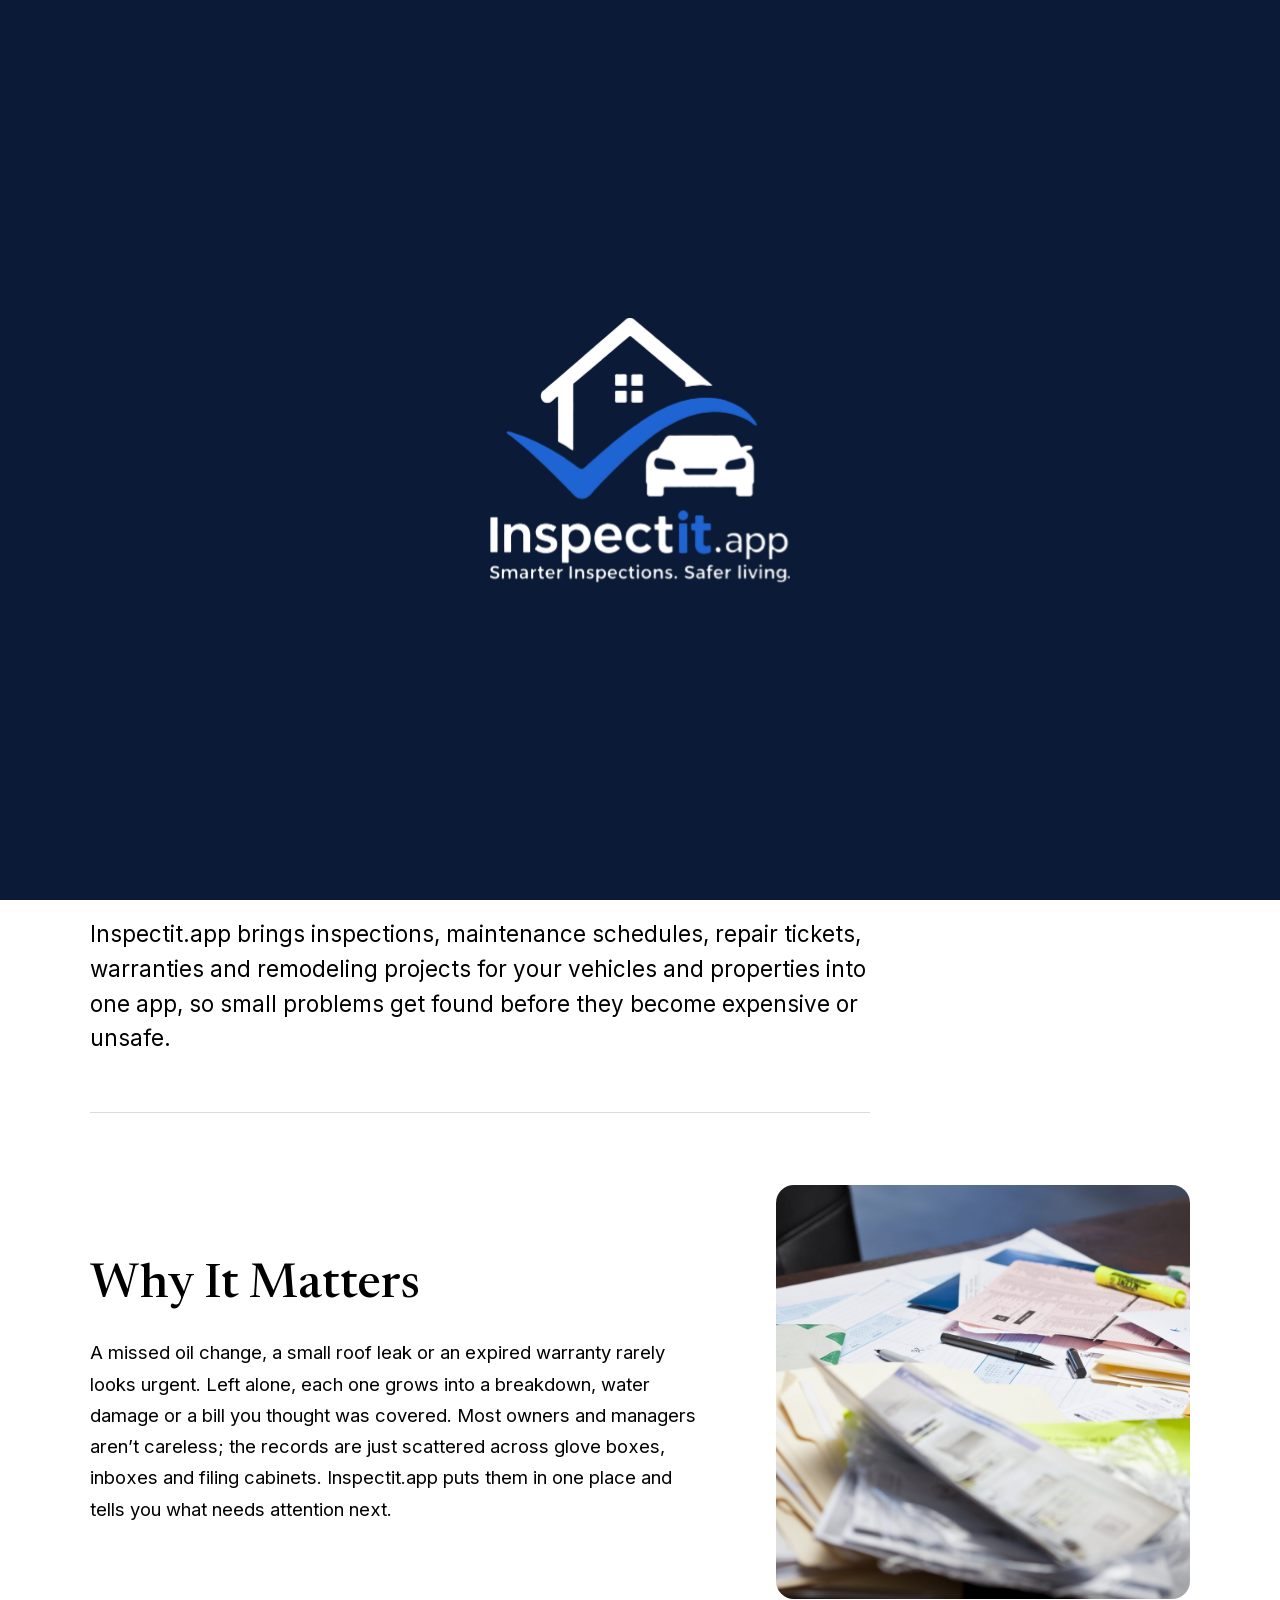
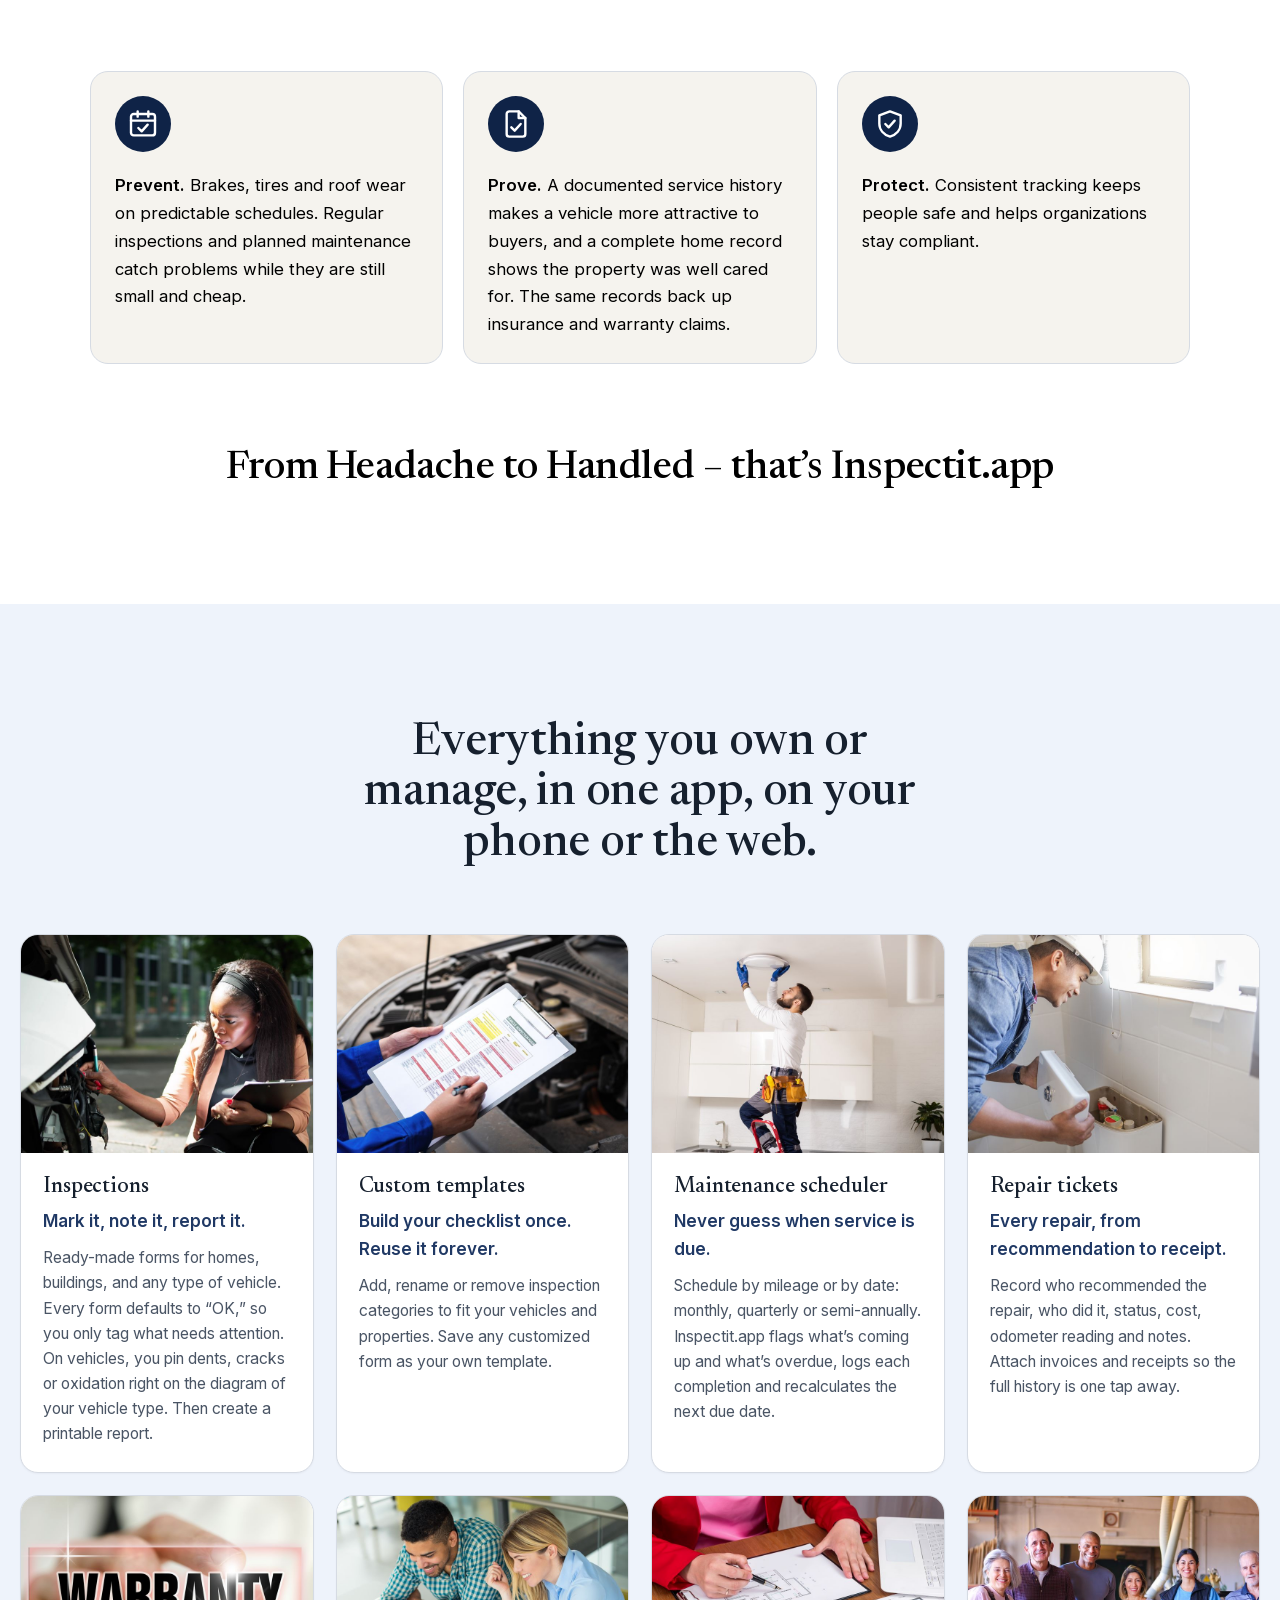
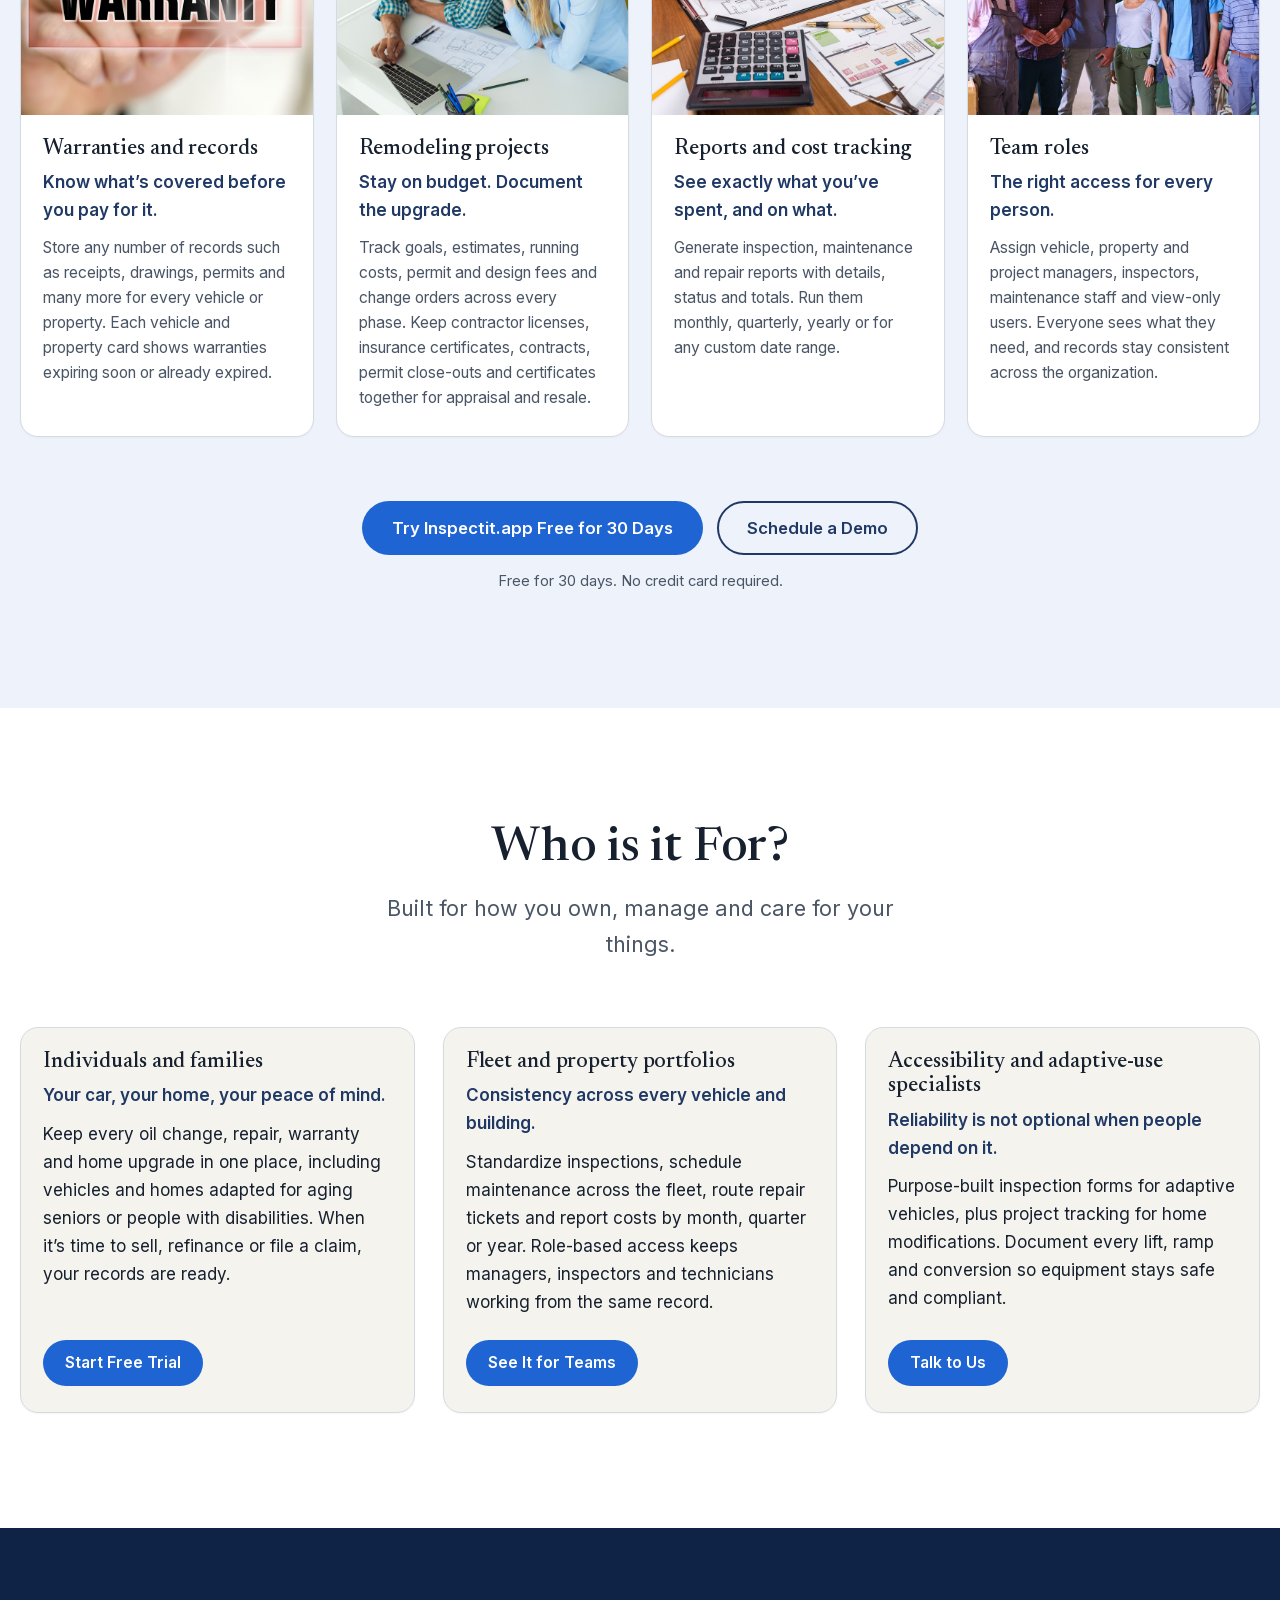
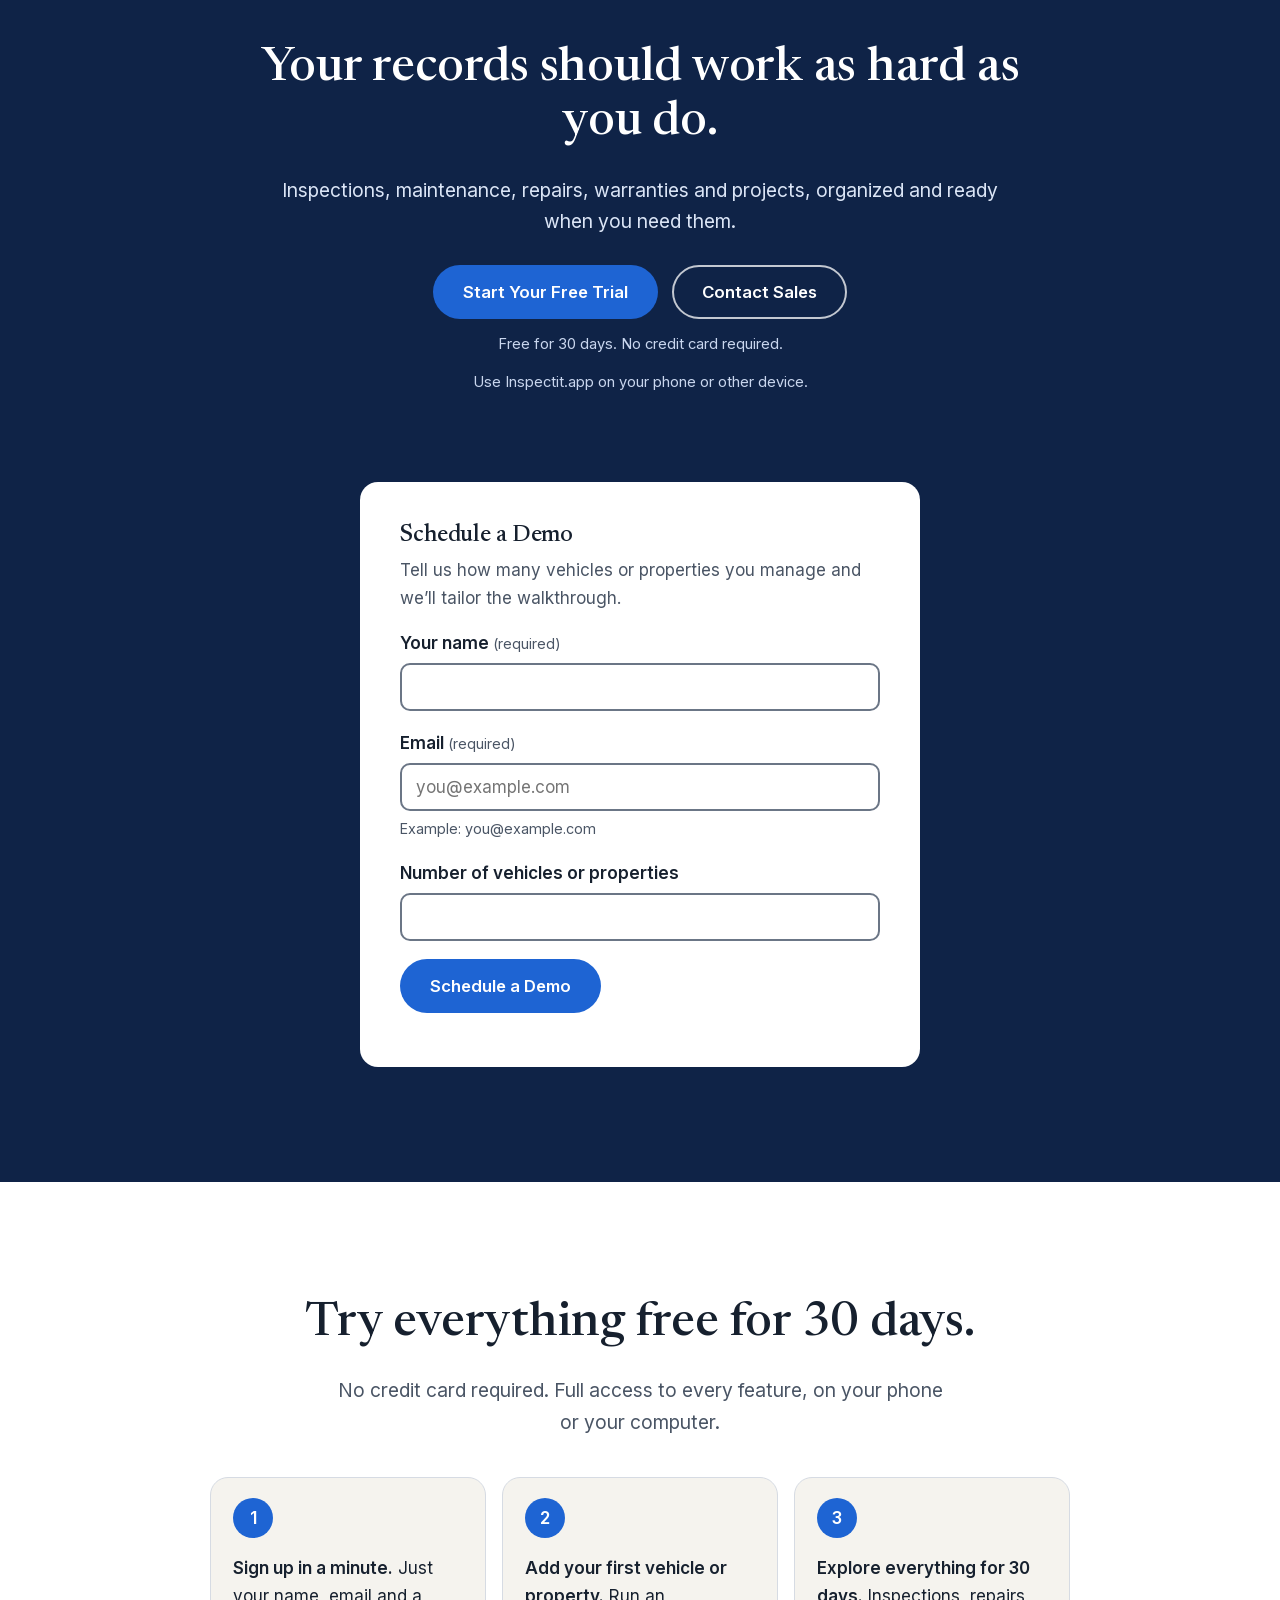
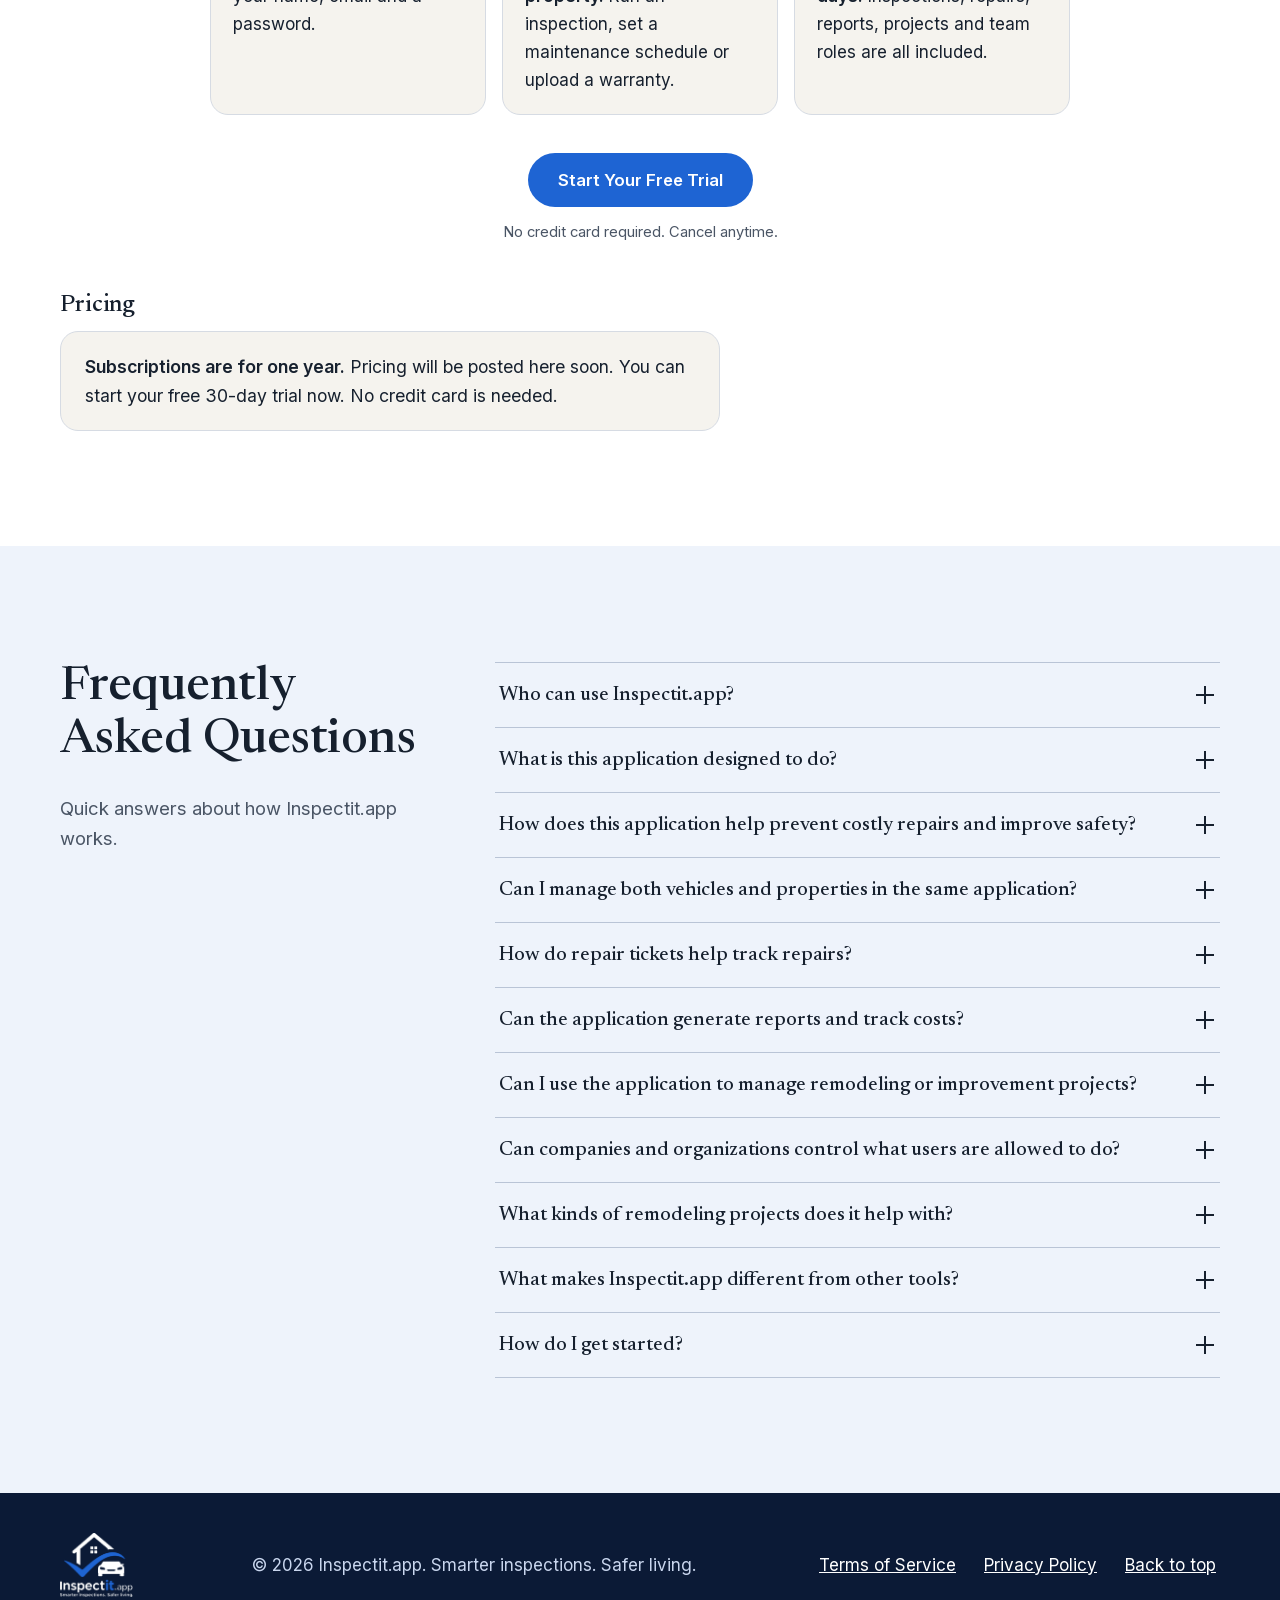
<file: site/index.html>
<!doctype html>
<html lang="en">
<head>
<meta charset="utf-8">
<meta name="viewport" content="width=device-width, initial-scale=1">
<title>Inspectit.app | Inspections, repairs and records for vehicles and properties</title>
<meta name="description" content="Inspectit.app brings inspections, maintenance schedules, repair tickets, warranties and remodeling projects for your vehicles and properties into one app.">
<meta name="theme-color" content="#0f2347">
<link rel="icon" href="assets/logo-mark.png" type="image/png">
<link rel="preload" href="assets/fonts/newsreader-1.woff2" as="font" type="font/woff2" crossorigin>
<link rel="preload" href="assets/fonts/inter-0.woff2" as="font" type="font/woff2" crossorigin>
<link rel="stylesheet" href="css/fonts.css">
<link rel="stylesheet" href="css/styles.css">
<script>document.documentElement.classList.add('js');</script>
</head>
<body>
<a class="skip-link" href="#main">Skip to main content</a>

<!-- Opening sequence: logo appears, then fades into the Hero. Decorative only; any key or click skips it. -->
<div id="splash" class="splash" aria-hidden="true">
  <img src="assets/logo-white.png" alt="" class="splash__logo" width="1200" height="1057">
</div>

<header class="site-header" id="top">
  <div class="site-header__inner">
    <a class="brand" href="#top" aria-label="Inspectit.app, back to top">
      <img src="assets/logo.png" alt="Inspectit.app. Smarter inspections. Safer living." width="1200" height="1057">
    </a>

    <button class="nav-toggle" type="button" aria-expanded="false" aria-controls="site-nav">
      <span class="nav-toggle__bars" aria-hidden="true"></span>
      <span class="nav-toggle__label">Menu</span>
    </button>

    <nav id="site-nav" class="site-nav" aria-label="Main">
      <ul class="site-nav__list">
        <li><a href="#why-it-matters">Why it Matters</a></li>
        <li><a href="#how-it-works">How it Works</a></li>
        <li><a href="#who-is-it-for">Who is it For?</a></li>
        <li><a href="#call-to-action">Call to Action</a></li>
        <li><a href="#free-trial">Free Trial</a></li>
        <li><a href="#pricing">Pricing</a></li>
        <li><a href="#faq">FAQ</a></li>
      </ul>
      <div class="site-nav__actions">
        <button type="button" class="btn btn--ghost" data-open-video>
          <svg aria-hidden="true" focusable="false" viewBox="0 0 24 24" width="18" height="18"><path fill="currentColor" d="M8 5v14l11-7z"/></svg>
          Demo video
        </button>
        <a class="btn btn--solid" href="https://inspectit.app/web/inspectit-app.html">Log in</a>
      </div>
    </nav>
  </div>
</header>

<main id="main" tabindex="-1">

  <!-- HERO -->
  <section class="hero" aria-labelledby="hero-title">
    <div class="hero__inner">
      <div class="hero__copy">
        <p class="eyebrow">Every inspection, repair and upgrade. One place.</p>
        <h1 id="hero-title">Catch it early. Fix it once. Keep the record forever.</h1>
        <p class="hero__lead">Inspectit.app brings inspections, maintenance schedules, repair tickets, warranties and remodeling projects for your vehicles and properties into one app, so small problems get found before they become expensive or unsafe.</p>
        <div class="hero__cta">
          <a data-open-signup class="btn btn--solid btn--lg" href="#free-trial">Start Your Free 30-Day Trial</a>
          <a class="btn btn--outline-light btn--lg" href="#how-it-works">See How It Works</a>
        </div>
        <p class="microcopy microcopy--light">Free for 30 days. No credit card required.</p>
      </div>
      <figure class="hero__art">
        <img src="assets/hero-collage.jpg" width="1024" height="1024"
             alt="Four inspection scenes. A homeowner checks the outside of a house with a tablet. A mechanic inspects a car engine with a flashlight and clipboard. A modern brick and glass commercial building. A person in a wheelchair at the ramp of an adapted home.">
      </figure>
    </div>
  </section>

  <!-- SECTION 2: WHY IT MATTERS -->
  <section class="why" id="why-it-matters" aria-labelledby="why-title">
    <div class="why__wrap">
      <p class="why__intro">Inspectit.app brings inspections, maintenance schedules, repair tickets, warranties and remodeling projects for your vehicles and properties into one app, so small problems get found before they become expensive or unsafe.</p>

      <div class="why__main">
        <div class="why__text">
          <h2 id="why-title">Why It Matters</h2>
          <p>A missed oil change, a small roof leak or an expired warranty rarely looks urgent. Left alone, each one grows into a breakdown, water damage or a bill you thought was covered. Most owners and managers aren&rsquo;t careless; the records are just scattered across glove boxes, inboxes and filing cabinets. Inspectit.app puts them in one place and tells you what needs attention next.</p>
        </div>
        <figure class="why__photo">
          <img src="assets/why-it-matters.jpg" width="1000" height="1000" loading="lazy"
               alt="A cluttered desk covered in loose papers, envelopes, file folders and a plastic sleeve of documents, showing how records get scattered.">
        </figure>
      </div>

      <ul class="why__list">
        <li>
          <span class="why__icon" aria-hidden="true">
            <svg viewBox="0 0 24 24" width="32" height="32" fill="none" stroke="currentColor" stroke-width="1.8" stroke-linecap="round" stroke-linejoin="round" focusable="false"><rect x="3" y="4.5" width="18" height="16" rx="2"/><path d="M3 9.5h18M8 2.5v4M16 2.5v4M8.5 15l2.5 2.5 4.5-5"/></svg>
          </span>
          <p><strong>Prevent.</strong> Brakes, tires and roof wear on predictable schedules. Regular inspections and planned maintenance catch problems while they are still small and cheap.</p>
        </li>
        <li>
          <span class="why__icon" aria-hidden="true">
            <svg viewBox="0 0 24 24" width="32" height="32" fill="none" stroke="currentColor" stroke-width="1.8" stroke-linecap="round" stroke-linejoin="round" focusable="false"><path d="M14 2.5H7a2 2 0 0 0-2 2v15a2 2 0 0 0 2 2h10a2 2 0 0 0 2-2v-12z"/><path d="M14 2.5v5h5M8.5 14.5l2.5 2.5 4.5-5"/></svg>
          </span>
          <p><strong>Prove.</strong> A documented service history makes a vehicle more attractive to buyers, and a complete home record shows the property was well cared for. The same records back up insurance and warranty claims.</p>
        </li>
        <li>
          <span class="why__icon" aria-hidden="true">
            <svg viewBox="0 0 24 24" width="32" height="32" fill="none" stroke="currentColor" stroke-width="1.8" stroke-linecap="round" stroke-linejoin="round" focusable="false"><path d="M12 2.5l8 3v6.2c0 4.6-3.2 8.3-8 9.8-4.8-1.5-8-5.2-8-9.8V5.5z"/><path d="M8.5 12l2.5 2.5 4.5-5"/></svg>
          </span>
          <p><strong>Protect.</strong> Consistent tracking keeps people safe and helps organizations stay compliant.</p>
        </li>
      </ul>

      <p class="why__tag">From Headache to Handled &ndash; that&rsquo;s Inspectit.app</p>
    </div>
  </section>

  <!-- SECTION 3: HOW IT WORKS -->
  <section class="section section--tint" id="how-it-works" aria-labelledby="how-title">
    <div class="wrap wrap--wide">
      <h2 id="how-title" class="how__title">Everything you own or manage, in one app, on your phone or the web.</h2>
      <ul class="cards">
        <li class="card">
          <img src="assets/feature-inspections.jpg" width="800" height="600" loading="lazy" alt="A woman crouches beside a vehicle with a clipboard, examining a part under the hood.">
          <div class="card__body">
            <h3>Inspections</h3>
            <p class="card__hook">Mark it, note it, report it.</p>
            <p>Ready-made forms for homes, buildings, and any type of vehicle. Every form defaults to &ldquo;OK,&rdquo; so you only tag what needs attention. On vehicles, you pin dents, cracks or oxidation right on the diagram of your vehicle type. Then create a printable report.</p>
          </div>
        </li>
        <li class="card">
          <img src="assets/feature-custom-templates.jpg" width="800" height="600" loading="lazy" alt="A person holding a clipboard with a color-coded inspection checklist in front of an open car engine.">
          <div class="card__body">
            <h3>Custom templates</h3>
            <p class="card__hook">Build your checklist once. Reuse it forever.</p>
            <p>Add, rename or remove inspection categories to fit your vehicles and properties. Save any customized form as your own template.</p>
          </div>
        </li>
        <li class="card">
          <img src="assets/feature-maintenance-scheduler.jpg" width="800" height="600" loading="lazy" alt="A maintenance worker on a small ladder replaces a ceiling light in a bright kitchen.">
          <div class="card__body">
            <h3>Maintenance scheduler</h3>
            <p class="card__hook">Never guess when service is due.</p>
            <p>Schedule by mileage or by date: monthly, quarterly or semi-annually. Inspectit.app flags what&rsquo;s coming up and what&rsquo;s overdue, logs each completion and recalculates the next due date.</p>
          </div>
        </li>
        <li class="card">
          <img src="assets/feature-repair-tickets.jpg" width="800" height="600" loading="lazy" alt="A worker in a hard hat repairs a toilet tank in a tiled bathroom.">
          <div class="card__body">
            <h3>Repair tickets</h3>
            <p class="card__hook">Every repair, from recommendation to receipt.</p>
            <p>Record who recommended the repair, who did it, status, cost, odometer reading and notes. Attach invoices and receipts so the full history is one tap away.</p>
          </div>
        </li>
        <li class="card">
          <img src="assets/feature-warranties-records.jpg" width="800" height="600" loading="lazy" alt="A hand holding up a sign that reads &ldquo;Warranty.&rdquo;">
          <div class="card__body">
            <h3>Warranties and records</h3>
            <p class="card__hook">Know what&rsquo;s covered before you pay for it.</p>
            <p>Store any number of records such as receipts, drawings, permits and many more for every vehicle or property. Each vehicle and property card shows warranties expiring soon or already expired.</p>
          </div>
        </li>
        <li class="card">
          <img src="assets/feature-remodeling-projects.jpg" width="800" height="600" loading="lazy" alt="A couple smiling at a laptop with floor plans and drafting tools on the table, planning a remodel.">
          <div class="card__body">
            <h3>Remodeling projects</h3>
            <p class="card__hook">Stay on budget. Document the upgrade.</p>
            <p>Track goals, estimates, running costs, permit and design fees and change orders across every phase. Keep contractor licenses, insurance certificates, contracts, permit close-outs and certificates together for appraisal and resale.</p>
          </div>
        </li>
        <li class="card">
          <img src="assets/feature-reports-costs.jpg" width="800" height="600" loading="lazy" alt="A calculator, pencils and printed floor plans on a desk while a person marks up a plan.">
          <div class="card__body">
            <h3>Reports and cost tracking</h3>
            <p class="card__hook">See exactly what you&rsquo;ve spent, and on what.</p>
            <p>Generate inspection, maintenance and repair reports with details, status and totals. Run them monthly, quarterly, yearly or for any custom date range.</p>
          </div>
        </li>
        <li class="card">
          <img src="assets/feature-team-roles.jpg" width="800" height="600" loading="lazy" alt="A diverse group of six smiling coworkers standing together in a workshop.">
          <div class="card__body">
            <h3>Team roles</h3>
            <p class="card__hook">The right access for every person.</p>
            <p>Assign vehicle, property and project managers, inspectors, maintenance staff and view-only users. Everyone sees what they need, and records stay consistent across the organization.</p>
          </div>
        </li>
      </ul>
      <div class="cta-strip">
        <div class="cta-strip__buttons">
          <a data-open-signup class="btn btn--solid btn--lg" href="#free-trial">Try Inspectit.app Free for 30 Days</a>
          <a class="btn btn--ghost btn--lg" href="#book-demo">Schedule a Demo</a>
        </div>
        <p class="microcopy">Free for 30 days. No credit card required.</p>
      </div>
    </div>
  </section>

  <!-- SECTION 4: WHO IT'S FOR -->
  <section class="section" id="who-is-it-for" aria-labelledby="who-title">
    <div class="wrap wrap--wide">
      <h2 id="who-title" class="who__title">Who is it For?</h2>
      <p class="who__sub">Built for how you own, manage and care for your things.</p>
      <ul class="cards cards--three">
        <li class="card card--audience">
          <div class="card__body">
            <h3>Individuals and families</h3>
            <p class="card__hook">Your car, your home, your peace of mind.</p>
            <p>Keep every oil change, repair, warranty and home upgrade in one place, including vehicles and homes adapted for aging seniors or people with disabilities. When it&rsquo;s time to sell, refinance or file a claim, your records are ready.</p>
            <a data-open-signup class="btn btn--solid" href="#free-trial" aria-label="Start Free Trial for individuals and families">Start Free Trial</a>
          </div>
        </li>
        <li class="card card--audience">
          <div class="card__body">
            <h3>Fleet and property portfolios</h3>
            <p class="card__hook">Consistency across every vehicle and building.</p>
            <p>Standardize inspections, schedule maintenance across the fleet, route repair tickets and report costs by month, quarter or year. Role-based access keeps managers, inspectors and technicians working from the same record.</p>
            <a class="btn btn--solid" href="#book-demo" aria-label="See It for Teams: fleet and property portfolios">See It for Teams</a>
          </div>
        </li>
        <li class="card card--audience">
          <div class="card__body">
            <h3>Accessibility and adaptive-use specialists</h3>
            <p class="card__hook">Reliability is not optional when people depend on it.</p>
            <p>Purpose-built inspection forms for adaptive vehicles, plus project tracking for home modifications. Document every lift, ramp and conversion so equipment stays safe and compliant.</p>
            <a class="btn btn--solid" href="#book-demo" aria-label="Talk to Us: accessibility and adaptive-use specialists">Talk to Us</a>
          </div>
        </li>
      </ul>
    </div>
  </section>

  <!-- CALL TO ACTION (closing banner) -->
  <section class="section section--navy" id="call-to-action" aria-labelledby="cta-title">
    <div class="wrap cta">
      <div class="cta__banner">
        <h2 id="cta-title">Your records should work as hard as you do.</h2>
        <p class="cta__body">Inspections, maintenance, repairs, warranties and projects, organized and ready when you need them.</p>
        <div class="hero__cta">
          <a data-open-signup class="btn btn--solid btn--lg" href="#free-trial">Start Your Free Trial</a>
          <a class="btn btn--outline-light btn--lg" href="#book-demo">Contact Sales</a>
        </div>
        <p class="microcopy microcopy--light">Free for 30 days. No credit card required.</p>
        <p class="microcopy microcopy--light">Use Inspectit.app on your phone or other device.</p>
      </div>

      <div class="demo" id="book-demo" tabindex="-1">
        <h3>Schedule a Demo</h3>
        <p class="demo__helper" id="demo-helper">Tell us how many vehicles or properties you manage and we&rsquo;ll tailor the walkthrough.</p>
        <form id="demo-form" novalidate>
          <div class="visually-hidden" aria-hidden="true"><label>Leave this field empty<input type="text" name="website" tabindex="-1" autocomplete="off"></label></div>
          <div class="field">
            <label for="demo-name">Your name <span class="req">(required)</span></label>
            <input id="demo-name" name="name" type="text" autocomplete="name" required>
          </div>
          <div class="field">
            <label for="demo-email">Email <span class="req">(required)</span></label>
            <input id="demo-email" name="email" type="email" autocomplete="email" placeholder="you@example.com" required aria-describedby="demo-email-hint">
            <span class="hint" id="demo-email-hint">Example: you@example.com</span>
          </div>
          <div class="field">
            <label for="demo-count">Number of vehicles or properties</label>
            <input id="demo-count" name="count" type="number" min="1" inputmode="numeric" aria-describedby="demo-helper">
          </div>
          <button type="submit" class="btn btn--solid btn--lg">Schedule a Demo</button>
          <p id="demo-status" class="demo__status" role="status" aria-live="polite"></p>
        </form>
      </div>
    </div>
  </section>

  <!-- FREE TRIAL (+ PRICING) -->
  <section class="section" id="free-trial" aria-labelledby="trial-title">
    <div class="wrap">
      <div class="trial">
        <h2 id="trial-title">Try everything free for 30 days.</h2>
        <p class="trial__sub">No credit card required. Full access to every feature, on your phone or your computer.</p>
        <ol class="steps">
          <li><span class="steps__num" aria-hidden="true">1</span><div><strong>Sign up in a minute.</strong> Just your name, email and a password.</div></li>
          <li><span class="steps__num" aria-hidden="true">2</span><div><strong>Add your first vehicle or property.</strong> Run an inspection, set a maintenance schedule or upload a warranty.</div></li>
          <li><span class="steps__num" aria-hidden="true">3</span><div><strong>Explore everything for 30 days.</strong> Inspections, repairs, reports, projects and team roles are all included.</div></li>
        </ol>
        <button type="button" class="btn btn--solid btn--lg" data-open-signup>Start Your Free Trial</button>
        <p class="microcopy">No credit card required. Cancel anytime.</p>
      </div>
      <div id="pricing" class="pricing" tabindex="-1">
        <h3>Pricing</h3>
        <p class="pricing__note"><strong>Subscriptions are for one year.</strong> Pricing will be posted here soon. You can start your free 30-day trial now. No credit card is needed.</p>
      </div>
    </div>
  </section>

  <!-- FAQ -->
  <section class="section section--tint" id="faq" aria-labelledby="faq-title">
    <div class="wrap faq">
      <div class="faq__head">
        <h2 id="faq-title">Frequently Asked Questions</h2>
        <p>Quick answers about how Inspectit.app works.</p>
      </div>
      <div class="faq__list">
          <details class="faq__item">
            <summary><span>Who can use Inspectit.app?</span><span class="faq__icon" aria-hidden="true"></span></summary>
            <div class="faq__answer"><p>The application is designed for individuals, companies, organizations, property managers, fleet managers, inspectors, maintenance personnel, and others responsible for managing vehicles, properties, or projects. It also supports vehicles and properties that have been adapted for aging individuals or people with disabilities.</p></div>
          </details>
          <details class="faq__item">
            <summary><span>What is this application designed to do?</span><span class="faq__icon" aria-hidden="true"></span></summary>
            <div class="faq__answer"><p>The application provides one place to manage inspections, maintenance schedules, repair tickets, warranties, documentation, and remodeling projects for vehicles and properties. It helps individuals, companies, and organizations keep important information organized and maintain an ongoing history of inspections, maintenance, repairs, and projects.</p></div>
          </details>
          <details class="faq__item">
            <summary><span>How does this application help prevent costly repairs and improve safety?</span><span class="faq__icon" aria-hidden="true"></span></summary>
            <div class="faq__answer"><p>The application creates a continuous record of inspections, scheduled maintenance, repairs, warranties, and projects, helping users identify potential problems, document corrective actions, monitor overdue items, and maintain historical records. For organizations and commercial entities, it also provides a centralized way to support ongoing maintenance, safety practices, documentation, and compliance activities.</p></div>
          </details>
          <details class="faq__item">
            <summary><span>Can I manage both vehicles and properties in the same application?</span><span class="faq__icon" aria-hidden="true"></span></summary>
            <div class="faq__answer"><p>Yes! Users can create individual records, or &ldquo;cards,&rdquo; for vehicles and properties. Each card can contain its own inspections, maintenance schedules, repair tickets, warranties, documents, costs, and historical records.</p></div>
          </details>
          <details class="faq__item">
            <summary><span>How do repair tickets help track repairs?</span><span class="faq__icon" aria-hidden="true"></span></summary>
            <div class="faq__answer"><p>Repair tickets provide a detailed record of each repair, including who recommended the repair, the repair provider or vendor, status, date completed, cost, odometer reading when applicable, description, and notes. Related invoices, receipts, and other documentation can also be attached to the repair record.</p></div>
          </details>
          <details class="faq__item">
            <summary><span>Can the application generate reports and track costs?</span><span class="faq__icon" aria-hidden="true"></span></summary>
            <div class="faq__answer"><p>Yes. Users can generate inspection, maintenance, and repair reports containing dates, descriptions, status, and costs. Reports can be generated for monthly, quarterly, yearly, or customized date ranges. The system can also provide an ongoing history and help users track the total amount spent on maintenance and repairs.</p></div>
          </details>
          <details class="faq__item">
            <summary><span>Can I use the application to manage remodeling or improvement projects?</span><span class="faq__icon" aria-hidden="true"></span></summary>
            <div class="faq__answer"><p>Yes. Property owners and organizations can create projects for remodeling, major repairs, energy-efficiency improvements, accessibility modifications, adaptive-use projects, or other types of improvements. Projects can track goals, estimates, materials, expenses, permits, design fees, change orders, contractors, subcontractors, schedules, and project documentation from beginning to completion.</p></div>
          </details>
          <details class="faq__item">
            <summary><span>Can companies and organizations control what users are allowed to do?</span><span class="faq__icon" aria-hidden="true"></span></summary>
            <div class="faq__answer"><p>Yes. Organizations can assign different user roles based on responsibilities. For example, users may be assigned as vehicle managers, property managers, project managers, inspectors, maintenance personnel, or viewers. This allows organizations to give personnel access appropriate to their responsibilities while maintaining centralized records for vehicles, properties, and projects.</p></div>
          </details>
          <details class="faq__item">
            <summary><span>What kinds of remodeling projects does it help with?</span><span class="faq__icon" aria-hidden="true"></span></summary>
            <div class="faq__answer"><p>We support:</p><ul><li>Home repairs and regular maintenance</li><li>Accessibility improvements</li><li>Renovation, planning and budgeting</li><li>Tracking service providers with full documentation</li></ul></div>
          </details>
          <details class="faq__item">
            <summary><span>What makes Inspectit.app different from other tools?</span><span class="faq__icon" aria-hidden="true"></span></summary>
            <div class="faq__answer"><p>Inspectit.app is everything in one place: inspections, maintenance, repairs, warranties and documents, and remodeling projects. It has a human-centered design and capacity for personalized inspection and maintenance forms. We focus on making the process feel manageable and empowering.</p></div>
          </details>
          <details class="faq__item">
            <summary><span>How do I get started?</span><span class="faq__icon" aria-hidden="true"></span></summary>
            <div class="faq__answer"><p>Click &ldquo;Schedule a Demo&rdquo; on the homepage or log in to begin planning and simplifying your next home project.</p></div>
          </details>
      </div>
    </div>
  </section>

</main>

<footer class="site-footer">
  <div class="wrap site-footer__inner">
    <img src="assets/logo-white.png" alt="Inspectit.app" width="1200" height="1057" class="site-footer__logo">
    <p>&copy; <span id="year">2026</span> Inspectit.app. Smarter inspections. Safer living.</p>
    <nav class="site-footer__links" aria-label="Footer">
      <a href="/terms">Terms of Service</a>
      <a href="/privacy">Privacy Policy</a>
      <a href="#top">Back to top</a>
    </nav>
  </div>
</footer>

<div class="sticky-cta" id="sticky-cta">
  <a data-open-signup class="btn btn--solid btn--lg" href="#free-trial">Try Free for 30 Days</a>
</div>

<!-- Free trial sign-up (opened by every "Start Free Trial" button) -->
<dialog id="signup-dialog" class="video-dialog signup" aria-labelledby="signup-title">
  <div class="video-dialog__head">
    <h2 id="signup-title">Start your free 30-day trial</h2>
    <button type="button" class="btn btn--ghost" data-close-signup aria-label="Close sign-up form">Close</button>
  </div>
  <div class="signup__grid">
    <div>
      <p class="signup__sub">Full access to every feature. No credit card required.</p>
      <form id="signup-form" novalidate>
        <p class="hint">Fields marked (required) must be filled in. The rest are optional.</p>
        <div class="field">
          <label for="su-name">Your name <span class="req">(required)</span></label>
          <input id="su-name" name="name" type="text" autocomplete="name" placeholder="Jane Smith" required>
        </div>
        <div class="field">
          <label for="su-email">Email address <span class="req">(required)</span></label>
          <input id="su-email" name="email" type="email" autocomplete="email" placeholder="you@example.com" required>
        </div>
        <div class="field">
          <label for="su-pass">Create a password <span class="req">(required)</span></label>
          <input id="su-pass" name="password" type="password" autocomplete="new-password" minlength="8" placeholder="At least 8 characters" required aria-describedby="su-pass-hint">
          <span class="hint" id="su-pass-hint">Use at least 8 characters.</span>
          <label class="check"><input type="checkbox" id="su-show"> Show password</label>
        </div>
        <div class="field">
          <label for="su-track">What will you track?</label>
          <select id="su-track" name="track"><option value="">Choose one</option><option value="vehicles">Vehicles</option><option value="properties">Properties</option><option value="both">Both</option></select>
        </div>
        <fieldset class="field fieldset">
          <legend>Who is it for?</legend>
          <label class="check"><input type="radio" name="who" value="me"> Just me</label>
          <label class="check"><input type="radio" name="who" value="org" id="su-org-radio" aria-controls="su-org-wrap"> My company or organization</label>
        </fieldset>
        <div class="field" id="su-org-wrap" hidden>
          <label for="su-org">Company or organization name</label>
          <input id="su-org" name="org" type="text" autocomplete="organization">
        </div>
        <div class="field">
          <label for="su-size">How many vehicles or properties?</label>
          <select id="su-size" name="size"><option value="">Choose one</option><option value="1-5">1&ndash;5</option><option value="6-25">6&ndash;25</option><option value="26-100">26&ndash;100</option><option value="100+">More than 100</option></select>
        </div>
        <button type="submit" class="btn btn--solid btn--lg">Start My Free Trial</button>
        <p class="microcopy">No credit card required. By signing up, you agree to the <a href="/terms" target="_blank" rel="noopener">Terms of Service<span class="visually-hidden"> (opens in a new tab)</span></a> and <a href="/privacy" target="_blank" rel="noopener">Privacy Policy<span class="visually-hidden"> (opens in a new tab)</span></a>.</p>
        <p id="signup-status" class="demo__status" role="status" aria-live="polite"></p>
      </form>
      <div id="signup-done" class="signup__done" hidden tabindex="-1">
        <h3>You&rsquo;re in.</h3>
        <p>Your 30-day trial has started. Add your first vehicle or property to get going.</p>
        <a class="btn btn--solid" href="https://inspectit.app/web/inspectit-app.html">Open Inspectit.app and log in</a>
      </div>
    </div>
    <ul class="checks">
      <li>Every feature: inspections, maintenance, repairs, warranties, projects and reports</li>
      <li>Use it on your phone or other device</li>
      <li>Free for 30 days, cancel anytime</li>
    </ul>
  </div>
</dialog>

<!-- Demo video. Opens on request only, never autoplays. -->
<dialog id="video-dialog" class="video-dialog" aria-labelledby="video-title" aria-describedby="video-desc">
  <div class="video-dialog__head">
    <h2 id="video-title">Inspectit.app demo video</h2>
    <button type="button" class="btn btn--ghost" data-close-video aria-label="Close demo video">Close</button>
  </div>
  <div class="video-frame" id="video-frame" data-video-id="HfiE1c0ejH8"></div>
  <p class="video-dialog__link"><a href="https://youtu.be/HfiE1c0ejH8" target="_blank" rel="noopener">Watch on YouTube<span class="visually-hidden"> (opens in a new tab)</span></a></p>
  <p id="video-desc" class="video-dialog__desc">A walkthrough of Inspectit.app showing how to inspect, schedule maintenance and track repairs for vehicles and properties.</p>
  <details class="transcript">
    <summary>Read the video transcript</summary>
    <div class="transcript__body">
      <p>Welcome to Inspectit.app, the application that manages your vehicles, properties, and remodeling projects all in one place, whether you are an individual homeowner, property manager of multiple units, have a fleet of vehicles, or monitoring commercial properties. Inspectit.app provides the most convenient access for recording and maintaining inspections, maintenance, repairs, warranties, and important records for any type of vehicle or property. Not only that, Inspectit.app is efficient and easy to use. Users are able to generate and store previous inspections, repairs, maintenance, and remodeling projects as well.</p>
      <p>Users have the ability to create their own inspection forms and maintenance scheduling from built-in templates to fit their specific needs. Inspectit.app has templates for adaptive vehicles and properties modified or designed for limited mobility or special accommodations such as wheelchair accessibility or aging in place needs. A special feature on vehicle inspections is the ability to make use of a vehicle diagram where marks can be placed with codes showing various things such as dents, scratches, cracks, oxidation, or others you can create on your own. Whether a vehicle or property, users are able to keep track of all repair and maintenance expenses per vehicle or per property as well as all vehicles in a fleet or multiple properties.</p>
      <p>In this way, users are able to generate costs associated with any or all vehicles or properties. Inspectit.app allows for various user roles such as inspectors, managers, maintenance personnel, project managers, or viewers only. Inspectit.app features remodeling projects or major repairs and keeps track of budgets, various categories of cost such as materials and labor, permits, code requirements. It also includes contractor information such as proposals, licensing, insurance certificates, references, and contracts.</p>
      <p>Similar information is stored for subcontractors, designers, engineers, among others. Your project payment schedule shows payments and receipts and ongoing balance of your project. And documents such as permits, approvals, certificates, warranties are all stored as well. Your various project categories are editable to fit your specific needs.</p>
      <p>Again, everything is stored in one place, adjusted for your specific use and needs. This information is valuable for documenting inspections, maintenance, repairs, or remodeling when it comes time to sell a vehicle or property to potential buyers. Inspectit.app does it all.</p>
    </div>
  </details>
</dialog>

<script src="js/main.js"></script>
</body>
</html>
</file>
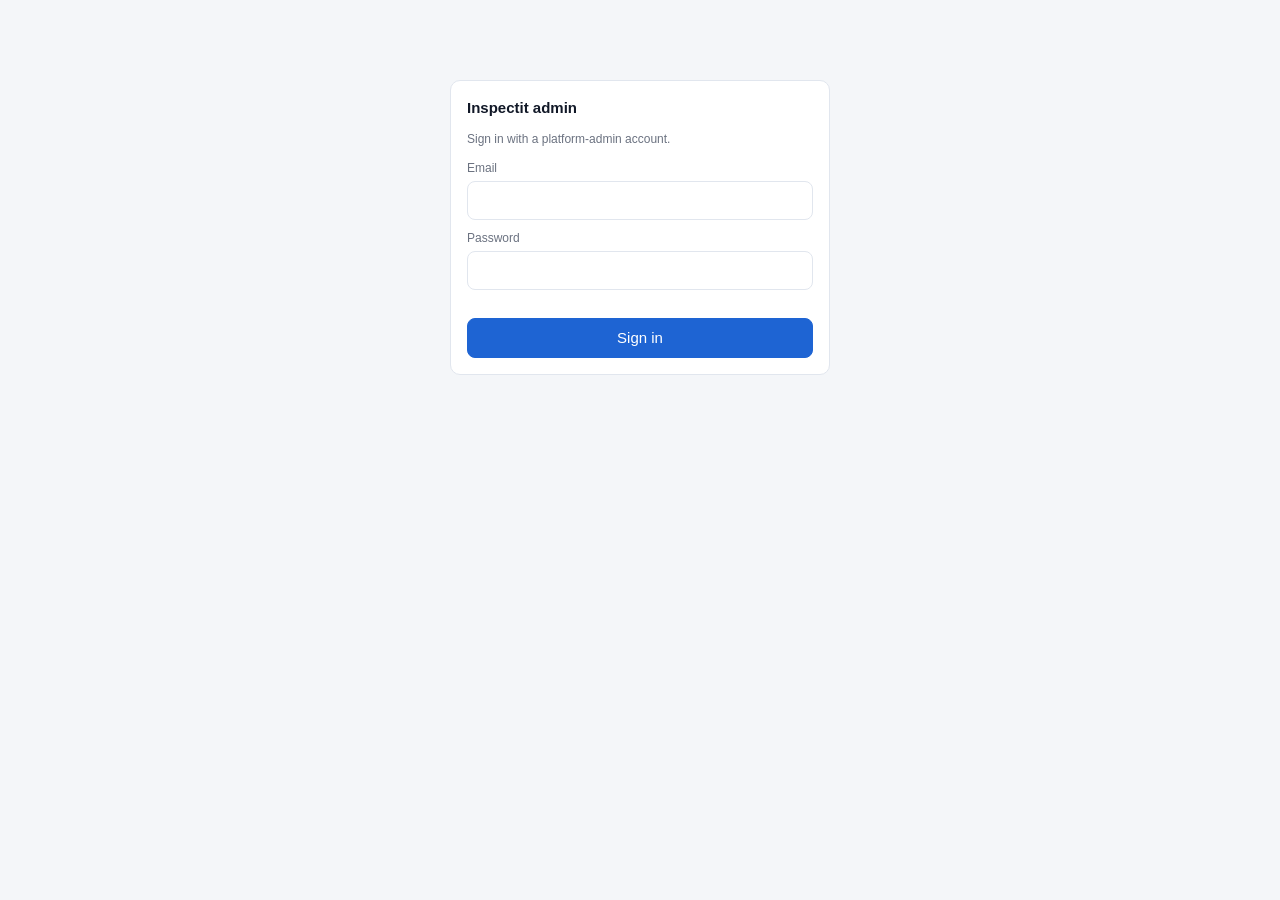
<file: web/admin.html>
<!DOCTYPE html>
<html lang="en">
<head>
<meta charset="utf-8">
<meta name="viewport" content="width=device-width,initial-scale=1">
<meta name="robots" content="noindex,nofollow">
<title>Inspectit — Admin</title>
<style>
  :root { --blue:#1E64D3; --navy:#0B2138; --ok:#2E7D32; --attn:#EF6C00; --defect:#C62828;
          --bg:#F4F6F9; --card:#fff; --line:#E1E6EE; --muted:#6B7280; --text:#111827; }
  * { box-sizing:border-box; }
  body { margin:0; font:15px/1.45 -apple-system,BlinkMacSystemFont,"Segoe UI",Inter,Roboto,sans-serif; background:var(--bg); color:var(--text); }
  .hidden { display:none !important; }
  header { background:var(--navy); color:#fff; padding:12px 20px; display:flex; align-items:center; gap:16px; }
  header h1 { font-size:17px; margin:0; font-weight:600; }
  header .sp { flex:1; }
  header .who { font-size:13px; opacity:.85; }
  nav { display:flex; gap:4px; padding:10px 20px 0; border-bottom:1px solid var(--line); background:#fff; }
  nav button { background:none; border:0; padding:10px 14px; font:inherit; color:var(--muted); cursor:pointer; border-bottom:2px solid transparent; }
  nav button.active { color:var(--blue); border-bottom-color:var(--blue); font-weight:600; }
  main { padding:20px; max-width:1200px; margin:0 auto; }
  .card { background:var(--card); border:1px solid var(--line); border-radius:10px; padding:16px; margin-bottom:16px; }
  .grid { display:grid; grid-template-columns:repeat(auto-fill,minmax(170px,1fr)); gap:12px; }
  .stat { background:var(--card); border:1px solid var(--line); border-radius:10px; padding:14px; }
  .stat .n { font-size:26px; font-weight:700; color:var(--navy); }
  .stat .l { font-size:12px; color:var(--muted); text-transform:uppercase; letter-spacing:.04em; }
  h2 { font-size:15px; margin:0 0 10px; }
  table { width:100%; border-collapse:collapse; font-size:14px; }
  th, td { text-align:left; padding:8px 10px; border-bottom:1px solid var(--line); vertical-align:top; }
  th { font-size:12px; color:var(--muted); text-transform:uppercase; letter-spacing:.04em; }
  tr:hover td { background:#FAFBFD; }
  .muted { color:var(--muted); } .small { font-size:12px; }
  .pill { display:inline-block; padding:1px 8px; border-radius:99px; font-size:12px; background:#EEF2F7; margin:1px 2px 1px 0; }
  .pill.admin { background:#E3EDFB; color:var(--blue); }
  .pill.off { background:#FDECEC; color:var(--defect); }
  .row { display:flex; gap:10px; flex-wrap:wrap; align-items:end; }
  label { display:block; font-size:12px; color:var(--muted); margin-bottom:3px; }
  input, select { font:inherit; padding:8px 10px; border:1px solid var(--line); border-radius:8px; min-width:200px; }
  button.btn { font:inherit; padding:8px 14px; border-radius:8px; border:1px solid var(--line); background:#fff; cursor:pointer; }
  button.btn.primary { background:var(--blue); color:#fff; border-color:var(--blue); }
  button.btn.danger { color:var(--defect); }
  button.btn.sm { padding:4px 9px; font-size:13px; }
  button:disabled { opacity:.5; cursor:default; }
  .err { color:var(--defect); margin-top:8px; min-height:1.3em; }
  .login { max-width:380px; margin:80px auto; }
  .secret { background:#FFF8E1; border:1px solid #F5D77A; border-radius:8px; padding:12px; margin-top:12px; font-family:ui-monospace,Menlo,monospace; word-break:break-all; }
  .pill.badge { background:var(--blue); color:#fff; font-weight:600; }
  .pill.new { background:#E3EDFB; color:var(--blue); } .pill.contacted { background:#FFF1DB; color:var(--attn); } .pill.closed { background:#EEF2F7; color:var(--muted); }
  dialog { border:1px solid var(--line); border-radius:12px; padding:20px; max-width:min(520px, calc(100vw - 32px)); }
  dialog::backdrop { background:rgba(11,33,56,.35); }
  dialog .row > div { flex:1 1 200px; } dialog input, dialog select { width:100%; min-width:0; }
  .bar { display:inline-block; height:8px; background:var(--blue); border-radius:3px; vertical-align:middle; }
</style>
</head>
<body>

<div id="screen-login" class="login card">
  <h2>Inspectit admin</h2>
  <p class="muted small">Sign in with a platform-admin account.</p>
  <form id="loginForm">
    <label>Email</label><input id="email" type="email" autocomplete="username" required style="width:100%">
    <label style="margin-top:10px">Password</label><input id="password" type="password" autocomplete="current-password" required style="width:100%">
    <div class="err" id="loginErr"></div>
    <button class="btn primary" id="loginBtn" type="submit" style="width:100%">Sign in</button>
  </form>
</div>

<div id="screen-app" class="hidden">
  <header>
    <h1>Inspectit admin</h1>
    <span class="sp"></span>
    <span class="who" id="who"></span>
    <button class="btn sm" id="logout">Sign out</button>
  </header>
  <nav>
    <button data-tab="stats" class="active">Usage</button>
    <button data-tab="users">Users</button>
    <button data-tab="companies">Companies</button>
    <button data-tab="demos">Demo requests <span class="pill badge hidden" id="demoBadge"></span></button>
  </nav>
  <main>
    <section id="tab-stats">
      <div class="grid" id="statGrid"></div>
      <div class="card" style="margin-top:16px"><h2>Signups — last 30 days</h2><div id="signupChart" class="small"></div></div>
      <div class="row" style="align-items:stretch">
        <div class="card" style="flex:1;min-width:320px"><h2>Most recently active companies</h2><table id="topCompanies"></table></div>
        <div class="card" style="flex:1;min-width:320px"><h2>Recent logins</h2><table id="recentLogins"></table></div>
      </div>
    </section>

    <section id="tab-users" class="hidden">
      <div class="card">
        <h2>Create user</h2>
        <div class="row">
          <div><label>Name</label><input id="cName"></div>
          <div><label>Email</label><input id="cEmail" type="email"></div>
          <div><label>Password <span class="muted">(blank = generate)</span></label><input id="cPass" type="text" autocomplete="off"></div>
          <div><label>&nbsp;</label><label style="display:flex;gap:6px;align-items:center;color:var(--text);font-size:14px"><input type="checkbox" id="cEmailSetup" checked style="min-width:0"> Email them a link to set their own password</label></div>
        </div>
        <div class="row" style="margin-top:10px">
          <div><label for="cType">Account type</label>
            <select id="cType"><option value="business">Business</option><option value="individual">Individual</option></select></div>
          <div id="cCompanyWrap"><label>Company</label>
            <select id="cCompany"><option value="">— choose —</option><option value="__new__">+ New company…</option></select></div>
          <div id="cNewCoWrap" class="hidden"><label>New company name</label><input id="cNewCo"></div>
          <div id="cIndivNote" class="hidden small muted" style="align-self:center;max-width:260px">A private account in their name; they manage it themselves (Company Administrator).</div>
          <div id="cCompWrap" class="hidden"><label>&nbsp;</label><label style="display:flex;gap:6px;align-items:center;color:var(--text);font-size:14px"><input type="checkbox" id="cComp" style="min-width:0"> Complimentary (test) account <span class="small muted">no trial, no paywall</span></label></div>
          <div id="cRoleWrap"><label>Role</label><select id="cRole"></select></div>
          <div><label>&nbsp;</label><label style="display:flex;gap:6px;align-items:center;color:var(--text);font-size:14px"><input type="checkbox" id="cAdmin" style="min-width:0"> Platform admin</label></div>
          <button class="btn primary" id="createBtn">Create</button>
        </div>
        <div class="err" id="createErr"></div>
        <div id="createOut" class="secret hidden"></div>
      </div>
      <div class="card">
        <div class="row">
          <div style="flex:1"><label>Search</label><input id="uSearch" placeholder="email or name" style="width:100%"></div>
          <button class="btn" id="uRefresh">Refresh</button>
        </div>
        <p class="small muted" id="uCount"></p>
        <table id="userTable"></table>
        <div id="resetOut" class="secret hidden"></div>
      </div>
      <dialog id="addAcct" aria-labelledby="addAcctTitle">
        <h2 id="addAcctTitle">Add account</h2>
        <p class="small muted" style="margin-top:0">Same login and password; this gives <b id="aaWho"></b> another account. In the app they pick it with <i>Switch account</i>.</p>
        <div class="row">
          <div><label for="aaType">Account type</label>
            <select id="aaType"><option value="individual">Individual (their own)</option><option value="business">Business</option></select></div>
          <div id="aaCompanyWrap" class="hidden"><label for="aaCompany">Company</label><select id="aaCompany"></select></div>
          <div id="aaNewCoWrap" class="hidden"><label for="aaNewCo">New company name</label><input id="aaNewCo"></div>
          <div id="aaRoleWrap" class="hidden"><label for="aaRole">Role</label><select id="aaRole"></select></div>
          <div id="aaCompWrap"><label style="display:flex;gap:6px;align-items:center;color:var(--text);font-size:14px"><input type="checkbox" id="aaComp" style="min-width:0;width:auto"> Complimentary (test) account</label></div>
        </div>
        <div class="err" id="aaErr"></div>
        <div class="row" style="justify-content:flex-end">
          <button class="btn" id="aaCancel" type="button">Cancel</button>
          <button class="btn primary" id="aaSave" type="button">Add account</button>
        </div>
      </dialog>
    </section>

    <section id="tab-demos" class="hidden">
      <div class="card">
        <div class="row">
          <div><label for="dFilter">Show</label>
            <select id="dFilter"><option value="new">New</option><option value="contacted">Contacted</option><option value="closed">Closed</option><option value="">All</option></select></div>
          <button class="btn" id="dRefresh">Refresh</button>
        </div>
        <p class="small muted" id="dCount"></p>
        <table id="demoTable"></table>
      </div>
    </section>

    <section id="tab-companies" class="hidden">
      <div class="card"><table id="companyTable"></table></div>
    </section>
  </main>
</div>

<script>
/* Same-origin API (the API serves this page), same shape as the app. */
const API = /^https?:$/.test(location.protocol) ? location.origin : "http://127.0.0.1:8100";
const SKEY = "inspectit.admin.session";
const $ = id => document.getElementById(id);
const esc = s => String(s == null ? "" : s).replace(/[&<>"']/g, c => ({ "&":"&amp;","<":"&lt;",">":"&gt;",'"':"&quot;","'":"&#39;" }[c]));
const fmtDate = s => s ? new Date(s).toLocaleString() : "—";
const ago = s => { if (!s) return "never"; const d = (Date.now() - new Date(s)) / 1000;
  if (d < 60) return "just now"; if (d < 3600) return Math.floor(d/60) + " min ago";
  if (d < 86400) return Math.floor(d/3600) + " h ago"; return Math.floor(d/86400) + " d ago"; };
const bytes = n => { n = Number(n||0); const u = ["B","KB","MB","GB"]; let i = 0; while (n >= 1024 && i < 3) { n /= 1024; i++; } return n.toFixed(i ? 1 : 0) + " " + u[i]; };

let session = null;
try { session = JSON.parse(sessionStorage.getItem(SKEY)); } catch (_) {}
function saveSession(s) { session = s; if (s) sessionStorage.setItem(SKEY, JSON.stringify(s)); else sessionStorage.removeItem(SKEY); }

async function api(path, opts, retry) {
  opts = opts || {};
  const r = await fetch(API + path, {
    method: opts.method || "GET",
    headers: { "Content-Type": "application/json", Authorization: "Bearer " + (session && session.access) },
    body: opts.body != null ? JSON.stringify(opts.body) : undefined });
  if (r.status === 401 && !retry && session && session.refresh) {
    const rr = await fetch(API + "/auth/refresh", { method: "POST", headers: { "Content-Type": "application/json" },
      body: JSON.stringify({ refresh_token: session.refresh }) });
    if (rr.ok) { const t = await rr.json(); saveSession({ ...session, access: t.access_token, refresh: t.refresh_token }); return api(path, opts, true); }
    saveSession(null); showLogin(); throw new Error("Session expired");
  }
  let out = null; try { out = await r.json(); } catch (_) {}
  if (!r.ok) {
    const d = out && out.detail;
    throw new Error(typeof d === "string" ? d : d ? JSON.stringify(d) : "Request failed (" + r.status + ")");
  }
  return { data: out, total: r.headers.get("X-Total-Count") };
}

/* ---------- login ---------- */
function showLogin() { $("screen-login").classList.remove("hidden"); $("screen-app").classList.add("hidden"); }
function showApp() { $("screen-login").classList.add("hidden"); $("screen-app").classList.remove("hidden"); }

$("loginForm").addEventListener("submit", async e => {
  e.preventDefault(); $("loginErr").textContent = ""; $("loginBtn").disabled = true;
  try {
    const r = await fetch(API + "/auth/login", { method: "POST", headers: { "Content-Type": "application/json" },
      body: JSON.stringify({ email: $("email").value.trim(), password: $("password").value }) });
    const t = await r.json().catch(() => ({}));
    if (!r.ok) throw new Error(t.detail || "Sign-in failed (" + r.status + ")");
    saveSession({ access: t.access_token, refresh: t.refresh_token, email: $("email").value.trim() });
    await boot();
  } catch (ex) { $("loginErr").textContent = ex.message; }
  finally { $("loginBtn").disabled = false; }
});
$("logout").addEventListener("click", () => { saveSession(null); showLogin(); });

async function boot() {
  if (!session) { showLogin(); return; }
  try {
    await api("/admin/stats");           // 403 here = signed in but not a platform admin
  } catch (ex) {
    if (/Platform admin/.test(ex.message)) { saveSession(null); showLogin(); $("loginErr").textContent = "That account is not a platform admin. Add its email to PLATFORM_ADMIN_EMAILS and redeploy."; }
    else if (ex.message !== "Session expired") { $("loginErr").textContent = ex.message; showLogin(); }
    return;
  }
  $("who").textContent = session.email || "";
  showApp(); setTab("stats"); loadDemoBadge();
}

/* ---------- tabs ---------- */
document.querySelectorAll("nav button").forEach(b => b.addEventListener("click", () => setTab(b.dataset.tab)));
function setTab(name) {
  document.querySelectorAll("nav button").forEach(b => b.classList.toggle("active", b.dataset.tab === name));
  ["stats","users","companies","demos"].forEach(t => $("tab-" + t).classList.toggle("hidden", t !== name));
  if (name === "stats") loadStats();
  if (name === "users") { loadCompaniesInto(); loadRoles(); loadUsers(); }
  if (name === "companies") loadCompanies();
  if (name === "demos") loadDemos();
}

/* ---------- stats ---------- */
async function loadStats() {
  const { data: s } = await api("/admin/stats");
  const T = s.totals, A = s.activity;
  const stats = [
    ["Users", T.users], ["Companies", T.companies], ["Active memberships", T.active_memberships],
    ["Logins 24h", A.logins_24h], ["Logins 7d", A.logins_7d], ["Logins 30d", A.logins_30d],
    ["Signups 7d", A.signups_7d], ["Signups 30d", A.signups_30d],
    ["Live sessions", T.live_sessions], ["Collections synced 24h", A.syncs_24h],
    ["Files", T.files + " · " + bytes(T.file_bytes)], ["Pending invites", T.pending_invitations],
    ["Disabled users", T.users_disabled], ["Platform admins", T.platform_admins],
    ["New demo requests", T.demo_requests_new], ["Active trials", T.trials_active], ["Complimentary accounts", T.complimentary], ["Trials in grace", T.trials_grace], ["Suspended trials", T.trials_suspended],
  ];
  $("statGrid").innerHTML = stats.map(([l, n]) => `<div class="stat"><div class="n">${esc(n)}</div><div class="l">${esc(l)}</div></div>`).join("");
  const max = Math.max(1, ...s.signups_daily.map(d => d.n));
  $("signupChart").innerHTML = s.signups_daily.length
    ? s.signups_daily.map(d => `<div>${esc(d.day)} <span class="bar" style="width:${Math.round(220 * d.n / max)}px"></span> ${d.n}</div>`).join("")
    : '<span class="muted">No signups in the last 30 days.</span>';
  $("topCompanies").innerHTML = "<tr><th>Company</th><th>Members</th><th>Last sync</th></tr>" +
    s.top_companies.map(c => `<tr><td>${esc(c.name)}</td><td>${c.members}</td><td class="muted">${esc(ago(c.last_sync_at))}</td></tr>`).join("");
  $("recentLogins").innerHTML = "<tr><th>User</th><th>When</th></tr>" +
    s.recent_logins.map(u => `<tr><td>${esc(u.name)}<div class="small muted">${esc(u.email)}</div></td><td class="muted">${esc(ago(u.last_login_at))}</td></tr>`).join("");
}

/* ---------- companies ---------- */
let companyCache = [];
async function loadCompaniesInto() {
  const { data } = await api("/admin/companies");
  companyCache = data;
  const sel = $("cCompany"); const cur = sel.value;
  sel.innerHTML = '<option value="">— choose —</option><option value="__new__">+ New company…</option>' +
    data.map(c => `<option value="${esc(c.id)}">${esc(c.name)} (${c.members})</option>`).join("");
  sel.value = cur;
}
async function loadCompanies() {
  const { data } = await api("/admin/companies");
  const day = ts => fmtDate(ts).split(",")[0];
  const status = c => {
    if (c.access === "complimentary") return '<span class="pill admin">complimentary</span><div class="small muted">test / comped</div>';
    if (c.access === "subscribed") return '<span class="pill admin">subscribed</span>';
    if (c.access === "none") return '<span class="muted">—</span>';
    const left = Math.ceil((new Date(c.trial_ends_at) - Date.now()) / 86400000);
    if (c.access === "grace") return '<span class="pill contacted">grace period</span><div class="small muted">paused after ' + esc(day(c.grace_ends_at)) + "</div>";
    if (c.access === "expired") return '<span class="pill off">retention over</span><div class="small muted">records due for deletion</div>';
    return c.access === "suspended"
      ? '<span class="pill off">suspended</span><div class="small muted">trial ended ' + esc(day(c.trial_ends_at)) + "</div>"
      : '<span class="pill new">trial</span><div class="small muted">ends ' + esc(day(c.trial_ends_at)) + " (" + left + " d left)</div>";
  };
  const comp = c => c.access === "complimentary"
    ? '<button class="btn sm" data-co="uncomp">Remove complimentary</button>'
    : ' <button class="btn sm" data-co="comp">Make complimentary</button>';
  const actions = c => c.access === "complimentary" ? comp(c) : (c.access === "subscribed"
      ? '<button class="btn sm" data-co="unsub">Remove subscription</button>'
      : '<button class="btn sm primary" data-co="sub">Mark subscribed</button>')
    + (["trialing", "grace", "suspended", "expired"].includes(c.access) ? ' <button class="btn sm" data-co="extend">Extend trial</button>' : "") + comp(c);
  const actionsAll = c => actions(c) + ' <button class="btn sm danger" data-co="clear">Clear records…</button>';
  $("companyTable").innerHTML = "<tr><th>Company</th><th>Active members</th><th>Trial / plan</th><th>Created</th><th></th></tr>" +
    data.map(c => `<tr data-id="${esc(c.id)}" data-name="${esc(c.name)}"><td>${esc(c.name)}${c.account_type === "individual" ? ' <span class="pill new">individual</span>' : ""}<div class="small muted">${esc(c.id)}</div></td><td>${c.members}</td><td>${status(c)}</td><td class="muted small">${esc(fmtDate(c.created_at))}</td><td style="white-space:nowrap">${actionsAll(c)}</td></tr>`).join("");
}
$("companyTable").addEventListener("click", async e => {
  const btn = e.target.closest("button[data-co]"); if (!btn) return;
  const tr = btn.closest("tr"), id = tr.dataset.id, name = tr.dataset.name;
  btn.disabled = true;
  try {
    if (btn.dataset.co === "clear") {
      /* For records that landed in the wrong company (e.g. pushed up from a
         browser last used by another company). Members and sign-ins stay. */
      const { data: recs } = await api("/admin/companies/" + id + "/records");
      if (!recs.length) { alert(name + " has no synced records to clear."); return; }
      const list = recs.map(r => "  • " + r.key + " (changed " + fmtDate(r.updated_at) + ")").join("\n");
      const typed = prompt("Permanently delete ALL of " + name + "'s records?\n\n" + list +
        "\n\nMembers, roles, sign-ins and the trial are kept. Members' browsers drop their copy the next time they open the app. This can't be undone.\n\nType the company name exactly to confirm:", "");
      if (typed === null) return;
      if (typed.trim() !== name) { alert("The name didn't match — nothing was cleared."); return; }
      const { data: out } = await api("/admin/companies/" + id + "/clear-records", { method: "POST", body: { confirm_name: typed.trim() } });
      alert("Cleared " + out.cleared.length + " record set(s) from " + name + ".");
    } else if (btn.dataset.co === "extend") {
      const n = prompt("Extend the trial for " + name + " by how many days?", "14");
      if (n === null) return;
      const days = parseInt(n, 10);
      if (!(days >= 1 && days <= 365)) { alert("Enter a number of days from 1 to 365."); return; }
      await api("/admin/companies/" + id + "/extend-trial", { method: "POST", body: { days } });
    } else if (btn.dataset.co === "comp" || btn.dataset.co === "uncomp") {
      const on = btn.dataset.co === "comp";
      if (!confirm(on ? "Make " + name + " a complimentary (test) account? It will have no trial and no paywall, and no trial emails." : "Remove complimentary status from " + name + "?")) return;
      await api("/admin/companies/" + id + "/complimentary", { method: "PATCH", body: { active: on } });
    } else {
      const on = btn.dataset.co === "sub";
      if (!confirm((on ? "Mark " + name + " as subscribed? Any suspension is lifted." : "Remove the subscription for " + name + "? If its trial is over it will be suspended again."))) return;
      await api("/admin/companies/" + id + "/subscription", { method: "PATCH", body: { active: on } });
    }
    await loadCompanies();
  } catch (ex) { alert(ex.message); }
  finally { btn.disabled = false; }
});
/* Business: pick or create a company + role. Individual: neither; the server
   makes a private account named after the person, with them as its admin. */
function syncCreateForm() {
  const indiv = $("cType").value === "individual";
  const nw = !indiv && $("cCompany").value === "__new__";
  $("cCompanyWrap").classList.toggle("hidden", indiv);
  $("cRoleWrap").classList.toggle("hidden", indiv);
  $("cIndivNote").classList.toggle("hidden", !indiv);
  $("cNewCoWrap").classList.toggle("hidden", !nw);
  $("cCompWrap").classList.toggle("hidden", !(nw || indiv));
  if (!(nw || indiv)) $("cComp").checked = false;
}
$("cCompany").addEventListener("change", syncCreateForm);
$("cType").addEventListener("change", syncCreateForm);

/* Roles are the built-in presets; any company's /roles lists them, so use the
   first company we know about (there's always at least the admin's own). */
async function loadRoles() {
  const sel = $("cRole"); if (sel.options.length) return;
  const names = ["Company Administrator","Manager","Vehicle Manager","Property Manager","Project Manager","Vehicle Inspector","Property Inspector","Viewer"];
  sel.innerHTML = names.map(n => `<option>${esc(n)}</option>`).join("");
}

/* ---------- add account to an existing login ---------- */
let aaUser = null;
function aaSync() {
  const indiv = $("aaType").value === "individual", nw = !indiv && $("aaCompany").value === "__new__";
  $("aaCompanyWrap").classList.toggle("hidden", indiv);
  $("aaRoleWrap").classList.toggle("hidden", indiv);
  $("aaNewCoWrap").classList.toggle("hidden", !nw);
  $("aaCompWrap").classList.toggle("hidden", !(indiv || nw));
}
async function openAddAccount(id, email) {
  aaUser = id; $("aaWho").textContent = email; $("aaErr").textContent = "";
  await loadCompaniesInto(); await loadRoles();
  $("aaCompany").innerHTML = '<option value="">— choose —</option><option value="__new__">+ New company…</option>' +
    companyCache.map(c => `<option value="${esc(c.id)}">${esc(c.name)}${c.account_type === "individual" ? " (individual)" : ""}</option>`).join("");
  $("aaRole").innerHTML = $("cRole").innerHTML;
  $("aaType").value = "individual"; $("aaNewCo").value = ""; $("aaComp").checked = false;
  aaSync(); $("addAcct").showModal();
}
$("aaType").addEventListener("change", aaSync);
$("aaCompany").addEventListener("change", aaSync);
$("aaCancel").addEventListener("click", () => $("addAcct").close());
$("aaSave").addEventListener("click", async () => {
  $("aaErr").textContent = ""; $("aaSave").disabled = true;
  try {
    const body = { account_type: $("aaType").value };
    if (body.account_type === "business") {
      const co = $("aaCompany").value;
      if (co === "__new__") body.company_name = $("aaNewCo").value.trim();
      else if (co) body.company_id = co;
      else throw new Error("Choose a company, or + New company…");
      body.role = $("aaRole").value;
    }
    if (!$("aaCompWrap").classList.contains("hidden") && $("aaComp").checked) body.complimentary = true;
    const { data } = await api("/admin/users/" + aaUser + "/accounts", { method: "POST", body });
    $("addAcct").close();
    const o = $("resetOut"); o.classList.remove("hidden");
    o.textContent = data.email + " now has: " + data.memberships.map(m => m.company_name + " (" + (m.roles || []).join(", ") + ")").join(", ") + ". Same login and password.";
    await loadUsers(); await loadCompaniesInto();
  } catch (ex) { $("aaErr").textContent = ex.message; }
  finally { $("aaSave").disabled = false; }
});

/* ---------- users ---------- */
async function loadUsers() {
  const q = $("uSearch").value.trim();
  const { data, total } = await api("/admin/users?limit=200" + (q ? "&q=" + encodeURIComponent(q) : ""));
  $("uCount").textContent = total + " user" + (total == 1 ? "" : "s");
  $("userTable").innerHTML = "<tr><th>User</th><th>Companies / roles</th><th>Last login</th><th>Created</th><th></th></tr>" +
    data.map(u => `<tr data-id="${esc(u.id)}">
      <td>${esc(u.name)} ${u.is_platform_admin ? '<span class="pill admin">platform admin</span>' : ""} ${u.disabled_at ? '<span class="pill off">disabled</span>' : ""}
          <div class="small muted">${esc(u.email)}</div></td>
      <td>${u.memberships.map(m => `<div>${esc(m.company_name)} <span class="small muted">${(m.roles||[]).map(esc).join(", ")}</span></div>`).join("") || '<span class="muted">—</span>'}</td>
      <td class="muted">${esc(ago(u.last_login_at))}</td>
      <td class="muted small">${esc(fmtDate(u.created_at))}</td>
      <td style="white-space:nowrap">
        <button class="btn sm" data-act="add">Add account…</button>
        <button class="btn sm" data-act="email">Email reset link</button>
        <button class="btn sm" data-act="reset">Set password…</button>
        <button class="btn sm ${u.disabled_at ? "" : "danger"}" data-act="toggle">${u.disabled_at ? "Enable" : "Disable"}</button>
        ${!u.memberships.length && !u.is_platform_admin ? '<button class="btn sm danger" data-act="delete">Delete</button>' : ""}
      </td></tr>`).join("");
}
$("uRefresh").addEventListener("click", loadUsers);
let searchTimer; $("uSearch").addEventListener("input", () => { clearTimeout(searchTimer); searchTimer = setTimeout(loadUsers, 300); });

$("userTable").addEventListener("click", async e => {
  const btn = e.target.closest("button[data-act]"); if (!btn) return;
  const tr = btn.closest("tr"); const id = tr.dataset.id;
  const email = tr.querySelector(".small.muted").textContent;
  if (btn.dataset.act === "add") { openAddAccount(id, email); return; }
  btn.disabled = true;
  try {
    if (btn.dataset.act === "delete") {
      if (!confirm("Permanently delete the login " + email + "? It belongs to no account. Its email can then be used again. This can't be undone.")) return;
      await api("/admin/users/" + id, { method: "DELETE" });
      await loadUsers();
    } else if (btn.dataset.act === "email") {
      if (!confirm("Email " + email + " a link to choose a new password? Their current password keeps working until they use it.")) return;
      const { data } = await api("/admin/users/" + id + "/reset-password", { method: "POST", body: { send_email: true } });
      const o = $("resetOut"); o.classList.remove("hidden");
      o.textContent = data.setup_email_sent
        ? "A reset link was emailed to " + data.email + "."
        : "The email could not be sent. Give " + data.email + " this one-time link (works for 7 days):  " + data.setup_link;
    } else if (btn.dataset.act === "reset") {
      const custom = prompt("New password for " + email + "\n(leave blank to generate one):", "");
      if (custom === null) return;
      const { data } = await api("/admin/users/" + id + "/reset-password", { method: "POST", body: custom ? { password: custom } : {} });
      const o = $("resetOut"); o.classList.remove("hidden");
      o.textContent = "Password for " + data.email + " is now: " + data.password + "   (shown once — copy it now; all their sessions were signed out)";
    } else {
      const disabling = btn.textContent === "Disable";
      if (disabling && !confirm("Disable " + email + "? They will be signed out and unable to log in.")) return;
      await api("/admin/users/" + id, { method: "PATCH", body: { disabled: disabling } });
      await loadUsers();
    }
  } catch (ex) { alert(ex.message); }
  finally { btn.disabled = false; }
});

$("createBtn").addEventListener("click", async () => {
  $("createErr").textContent = ""; $("createOut").classList.add("hidden"); $("createBtn").disabled = true;
  try {
    const co = $("cCompany").value;
    const body = { name: $("cName").value.trim(), email: $("cEmail").value.trim(), role: $("cRole").value,
                   is_platform_admin: $("cAdmin").checked };
    if ($("cEmailSetup").checked) body.send_setup_email = true;
    else if ($("cPass").value) body.password = $("cPass").value;
    if ($("cType").value === "individual") {
      body.account_type = "individual"; delete body.role;
      if ($("cComp").checked) body.complimentary = true;
    } else if (co === "__new__") { body.company_name = $("cNewCo").value.trim(); if ($("cComp").checked) body.complimentary = true; }
    else if (co) body.company_id = co;
    else if (!body.is_platform_admin) throw new Error("Choose a company (or + New company…), or set Account type to Individual.");
    const { data } = await api("/admin/users", { method: "POST", body });
    const o = $("createOut"); o.classList.remove("hidden");
    if ("setup_email_sent" in data) {
      o.textContent = data.setup_email_sent
        ? "Created " + data.email + ". A welcome email with a link to set their password was sent."
        : "Created " + data.email + ", but the email could not be sent. Give them this one-time link (works for 7 days):  " + data.setup_link;
    } else {
      o.textContent = "Created " + data.email + ". Password: " + data.password + (data.password_generated ? "   (generated — shown once, copy it now)" : "");
    }
    ["cName","cEmail","cPass","cNewCo"].forEach(i => $(i).value = ""); $("cAdmin").checked = false; $("cComp").checked = false; $("cEmailSetup").checked = true; $("cType").value = "business"; $("cCompany").value = ""; syncCreateForm();
    await loadUsers(); await loadCompaniesInto();
  } catch (ex) { $("createErr").textContent = ex.message; }
  finally { $("createBtn").disabled = false; }
});

/* ---------- demo requests (website "Schedule a Demo" form) ---------- */
async function loadDemoBadge() {
  try {
    const { total } = await api("/admin/demo-requests?status=new&limit=1");
    const n = Number(total || 0), b = $("demoBadge");
    b.textContent = n; b.classList.toggle("hidden", !n);
  } catch (_) {}
}
async function loadDemos() {
  const st = $("dFilter").value;
  const { data, total } = await api("/admin/demo-requests?limit=200" + (st ? "&status=" + st : ""));
  $("dCount").textContent = total + " request" + (total == 1 ? "" : "s");
  $("demoTable").innerHTML = data.length
    ? "<tr><th>Who</th><th>Vehicles / properties</th><th>Requested</th><th>Status</th><th></th></tr>" +
      data.map(r => `<tr data-id="${esc(r.id)}">
        <td>${esc(r.name)}<div class="small"><a href="mailto:${esc(r.email)}?subject=${encodeURIComponent("Your Inspectit.app demo")}">${esc(r.email)}</a></div></td>
        <td>${r.asset_count == null ? '<span class="muted">—</span>' : esc(r.asset_count)}</td>
        <td class="muted" title="${esc(fmtDate(r.created_at))}">${esc(ago(r.created_at))}</td>
        <td><span class="pill ${esc(r.status)}">${esc(r.status)}</span>${r.handled_at ? `<div class="small muted">${esc(fmtDate(r.handled_at))}</div>` : ""}</td>
        <td style="white-space:nowrap">${r.status !== "contacted" ? '<button class="btn sm" data-set="contacted">Mark contacted</button> ' : ""}${r.status !== "closed" ? '<button class="btn sm" data-set="closed">Close</button> ' : ""}${r.status !== "new" ? '<button class="btn sm" data-set="new">Reopen</button>' : ""}</td></tr>`).join("")
    : '<tr><td class="muted">Nothing here.</td></tr>';
  loadDemoBadge();
}
$("dFilter").addEventListener("change", loadDemos);
$("dRefresh").addEventListener("click", loadDemos);
$("demoTable").addEventListener("click", async e => {
  const btn = e.target.closest("button[data-set]"); if (!btn) return;
  btn.disabled = true;
  try { await api("/admin/demo-requests/" + btn.closest("tr").dataset.id, { method: "PATCH", body: { status: btn.dataset.set } }); await loadDemos(); }
  catch (ex) { alert(ex.message); btn.disabled = false; }
});

boot();
</script>
</body>
</html>
</file>
<file: site/css/fonts.css>
/* Self-hosted Inter and Newsreader (latin) */
@font-face {
  font-family: 'Inter';
  font-style: normal;
  font-weight: 400;
  font-display: swap;
  src: url(../assets/fonts/inter-0.woff2) format('woff2');
  unicode-range: U+0000-00FF, U+0131, U+0152-0153, U+02BB-02BC, U+02C6, U+02DA, U+02DC, U+0304, U+0308, U+0329, U+2000-206F, U+20AC, U+2122, U+2191, U+2193, U+2212, U+2215, U+FEFF, U+FFFD;
}
@font-face {
  font-family: 'Inter';
  font-style: normal;
  font-weight: 500;
  font-display: swap;
  src: url(../assets/fonts/inter-0.woff2) format('woff2');
  unicode-range: U+0000-00FF, U+0131, U+0152-0153, U+02BB-02BC, U+02C6, U+02DA, U+02DC, U+0304, U+0308, U+0329, U+2000-206F, U+20AC, U+2122, U+2191, U+2193, U+2212, U+2215, U+FEFF, U+FFFD;
}
@font-face {
  font-family: 'Inter';
  font-style: normal;
  font-weight: 600;
  font-display: swap;
  src: url(../assets/fonts/inter-0.woff2) format('woff2');
  unicode-range: U+0000-00FF, U+0131, U+0152-0153, U+02BB-02BC, U+02C6, U+02DA, U+02DC, U+0304, U+0308, U+0329, U+2000-206F, U+20AC, U+2122, U+2191, U+2193, U+2212, U+2215, U+FEFF, U+FFFD;
}
@font-face {
  font-family: 'Newsreader';
  font-style: normal;
  font-weight: 400;
  font-display: swap;
  src: url(../assets/fonts/newsreader-1.woff2) format('woff2');
  unicode-range: U+0000-00FF, U+0131, U+0152-0153, U+02BB-02BC, U+02C6, U+02DA, U+02DC, U+0304, U+0308, U+0329, U+2000-206F, U+20AC, U+2122, U+2191, U+2193, U+2212, U+2215, U+FEFF, U+FFFD;
}
@font-face {
  font-family: 'Newsreader';
  font-style: normal;
  font-weight: 500;
  font-display: swap;
  src: url(../assets/fonts/newsreader-1.woff2) format('woff2');
  unicode-range: U+0000-00FF, U+0131, U+0152-0153, U+02BB-02BC, U+02C6, U+02DA, U+02DC, U+0304, U+0308, U+0329, U+2000-206F, U+20AC, U+2122, U+2191, U+2193, U+2212, U+2215, U+FEFF, U+FFFD;
}
@font-face {
  font-family: 'Newsreader';
  font-style: normal;
  font-weight: 600;
  font-display: swap;
  src: url(../assets/fonts/newsreader-1.woff2) format('woff2');
  unicode-range: U+0000-00FF, U+0131, U+0152-0153, U+02BB-02BC, U+02C6, U+02DA, U+02DC, U+0304, U+0308, U+0329, U+2000-206F, U+20AC, U+2122, U+2191, U+2193, U+2212, U+2215, U+FEFF, U+FFFD;
}
</file>
<file: site/css/styles.css>
/* Inspectit.app: design tokens */
:root{
  --navy-900:#0b1a36;
  --navy-800:#0f2347;
  --navy-700:#1f3864;
  --blue:#1e64d3;         /* brand, 5.3:1 on white */
  --blue-dark:#154fb0;
  --blue-light:#8fb8ff;   /* 7:1+ on navy */
  --ink:#16202e;
  --muted:#4a5565;        /* 7:1 on white */
  --paper:#ffffff;
  --cream:#f5f3ee;
  --tint:#eef3fb;
  --line:#d6dbe3;
  --radius:18px;
  --header-h:76px;
  --serif:"Newsreader",Georgia,"Times New Roman",serif;
  --sans:"Inter",system-ui,-apple-system,"Segoe UI",Roboto,Arial,sans-serif;
}
*,*::before,*::after{box-sizing:border-box}
html{scroll-behavior:smooth;scroll-padding-top:calc(var(--header-h) + 12px);-webkit-text-size-adjust:100%}
body{margin:0;font-family:var(--sans);font-size:1.0625rem;line-height:1.65;color:var(--ink);background:var(--paper)}
img,video{max-width:100%;height:auto;display:block}
h1,h2,h3{font-family:var(--serif);font-weight:500;line-height:1.12;margin:0 0 .5em;letter-spacing:-.005em}
h1{font-size:clamp(2.4rem,5.4vw,4.2rem)}
h2{font-size:clamp(2rem,4vw,3rem)}
h3{font-size:1.5rem}
p{margin:0 0 1em}
a{color:var(--blue-dark)}
:focus-visible{outline:3px solid #ffb703;outline-offset:3px;border-radius:4px}
main:focus{outline:none}

.skip-link{position:absolute;left:12px;top:-60px;z-index:1000;background:var(--navy-900);color:#fff;padding:12px 18px;border-radius:8px;font-weight:600;text-decoration:none}
.skip-link:focus{top:12px}

/* Opening sequence */
.splash{position:fixed;inset:0;z-index:900;display:none;place-items:center;background:var(--navy-900);opacity:1;transition:opacity 1s ease}
.js .splash{display:grid}
.splash.is-hidden{opacity:0;pointer-events:none}
.splash.is-gone{display:none}
.splash__logo{width:min(46vw,300px);opacity:0;animation:splash-in 1.1s ease .2s forwards}
@keyframes splash-in{from{opacity:0;transform:translateY(8px)}to{opacity:1;transform:none}}

/* Header */
.site-header{position:sticky;top:0;z-index:100;background:rgba(255,255,255,.97);border-bottom:1px solid var(--line);backdrop-filter:saturate(1.2) blur(8px)}
.site-header__inner{max-width:1360px;margin:0 auto;padding:0 20px;min-height:var(--header-h);display:flex;align-items:center;justify-content:space-between;gap:16px}
.brand img{height:56px;width:auto}
.brand{display:inline-flex;align-items:center;min-height:44px}

.nav-toggle{display:inline-flex;align-items:center;gap:10px;min-height:44px;padding:0 14px;background:transparent;border:2px solid var(--navy-700);border-radius:10px;color:var(--navy-700);font:600 1rem var(--sans);cursor:pointer}
.nav-toggle__bars,.nav-toggle__bars::before,.nav-toggle__bars::after{display:block;width:20px;height:2px;background:currentColor;border-radius:2px;position:relative;content:""}
.nav-toggle__bars::before{position:absolute;top:-6px}
.nav-toggle__bars::after{position:absolute;top:6px}

.site-nav{display:none;position:absolute;left:0;right:0;top:100%;background:#fff;border-bottom:1px solid var(--line);padding:12px 20px 20px;box-shadow:0 18px 30px rgba(11,26,54,.12)}
.site-nav.is-open{display:block}
.site-nav__list{list-style:none;margin:0;padding:0}
.site-nav__list a{display:flex;align-items:center;min-height:48px;padding:0 4px;color:var(--ink);text-decoration:none;font-weight:500;border-bottom:1px solid var(--line)}
.site-nav__list a:hover{color:var(--blue-dark)}
.site-nav__actions{display:flex;gap:10px;margin-top:16px;flex-wrap:wrap}

@media (min-width:1180px){
  .nav-toggle{display:none}
  .site-nav{display:flex;position:static;background:none;border:0;padding:0;box-shadow:none;align-items:center;gap:22px;flex:1;justify-content:flex-end}
  .site-nav__list{display:flex;gap:2px}
  .site-nav__list a{border:0;font-size:.95rem;padding:0 10px;border-radius:8px;position:relative}
  .site-nav__list a:hover{background:var(--tint)}
  .site-nav__actions{margin:0;flex-wrap:nowrap}
}

/* Buttons (44px+ touch targets) */
.btn{display:inline-flex;align-items:center;justify-content:center;gap:8px;min-height:46px;padding:8px 20px;line-height:1.25;text-align:center;border-radius:999px;border:2px solid transparent;font:600 .98rem var(--sans);text-decoration:none;cursor:pointer;transition:background .2s,color .2s,border-color .2s}
.btn--lg{min-height:54px;padding:0 28px;font-size:1.05rem}
.btn--solid{background:var(--blue);color:#fff}
.btn--solid:hover{background:var(--blue-dark)}
.btn--ghost{background:transparent;color:var(--navy-700);border-color:var(--navy-700)}
.btn--ghost:hover{background:var(--tint)}
.btn--outline-light{background:transparent;color:#fff;border-color:rgba(255,255,255,.75)}
.btn--outline-light:hover{background:rgba(255,255,255,.12);border-color:#fff}

/* Hero */
.hero{background:radial-gradient(1200px 600px at 85% 10%,#1d3f7c 0%,transparent 60%),var(--navy-800);color:#fff;padding:clamp(40px,7vw,96px) 20px}
.hero__inner{max-width:1240px;margin:0 auto;display:grid;gap:40px;align-items:center}
.eyebrow{font-size:.82rem;letter-spacing:.16em;text-transform:uppercase;font-weight:600;color:var(--blue-light);margin-bottom:1.2em}
.eyebrow--dark{color:var(--blue-dark)}
.hero h1{color:#fff;max-width:14ch}
.hero__lead{font-size:clamp(1.05rem,1.6vw,1.25rem);color:#dbe5f6;max-width:54ch;margin:1.2em 0 1.8em}
.hero__cta{display:flex;flex-wrap:wrap;gap:14px}
.hero__art{margin:0}
.hero__art img{border-radius:var(--radius);box-shadow:0 30px 60px rgba(0,0,0,.35);aspect-ratio:1/1;object-fit:cover;width:100%}
@media (min-width:900px){
  .hero__inner{grid-template-columns:1.05fr .95fr;gap:64px}
  .hero__art{max-width:560px;justify-self:end}
}

/* Sections */
.section{padding:clamp(56px,9vw,120px) 20px}
.section--tint{background:var(--tint)}
.section--navy{background:var(--navy-800);color:#fff}
.section--navy h2{color:#fff}
.wrap{max-width:1160px;margin:0 auto}
.placeholder{color:var(--muted);border:2px dashed var(--line);border-radius:var(--radius);padding:40px 24px;text-align:center}
.section--navy .placeholder{color:#c9d6ee;border-color:rgba(255,255,255,.35)}
.pricing{margin-top:48px;scroll-margin-top:calc(var(--header-h) + 12px)}
.pricing:focus{outline:none}

/* Footer */
.site-footer{background:var(--navy-900);color:#c9d6ee;padding:40px 20px}
.site-footer__inner{display:flex;flex-wrap:wrap;gap:16px 32px;align-items:center;justify-content:space-between}
.site-footer__logo{height:64px;width:auto}
.site-footer p{margin:0}
.site-footer a{color:#fff}

/* Video dialog */
.video-dialog{width:min(960px,94vw);max-height:94vh;padding:20px;border:0;border-radius:var(--radius);background:#fff;color:var(--ink)}
.video-dialog::backdrop{background:rgba(11,26,54,.78)}
.video-dialog__head{display:flex;align-items:center;justify-content:space-between;gap:12px;margin-bottom:12px}
.video-dialog__head h2{font-size:1.4rem;margin:0}
.video-dialog{overflow:auto}
.video-dialog video{width:100%;max-height:52vh;background:#000;border-radius:10px}
.video-dialog__desc{margin:12px 0 0;font-size:.95rem;color:var(--muted)}

@media (prefers-reduced-motion:reduce){
  html{scroll-behavior:auto}
  *,*::before,*::after{animation-duration:.01ms!important;animation-iteration-count:1!important;transition-duration:.01ms!important}
  .splash__logo{opacity:1}
}
@media (forced-colors:active){.btn{border-color:ButtonText}}

/* Section 2: Why It Matters (black text, white background) */
.why{background:#fff;color:#000;padding:clamp(48px,8vw,104px) 20px}
.why h2{color:#000}
.why__wrap{max-width:1100px;margin:0 auto}
.why__intro{font-size:clamp(1.15rem,2vw,1.4rem);line-height:1.55;max-width:60ch;margin:0 0 clamp(40px,6vw,72px);padding-bottom:clamp(32px,5vw,56px);border-bottom:1px solid var(--line)}
.why__main{display:grid;gap:32px;align-items:center;margin-bottom:clamp(40px,6vw,72px)}
.why__text p{font-size:1.15rem;line-height:1.7;max-width:56ch;margin:0}
.why__photo{margin:0}
.why__photo img{width:100%;aspect-ratio:1/1;object-fit:cover;border-radius:var(--radius)}
.why__list{list-style:none;margin:0 0 clamp(40px,6vw,72px);padding:0;display:grid;gap:20px}
.why__list li{display:flex;gap:20px;align-items:flex-start;padding:24px;border:1px solid var(--line);border-radius:var(--radius);background:var(--cream)}
.why__list p{margin:0;font-size:1.05rem}
.why__icon{flex:none;display:grid;place-items:center;width:56px;height:56px;border-radius:50%;background:var(--navy-800);color:#fff}
.why__tag{font-family:var(--serif);font-weight:500;font-size:clamp(1.6rem,3.4vw,2.5rem);letter-spacing:-.01em;text-align:center;margin:0;color:#000}
@media (min-width:860px){
  .why__main{grid-template-columns:1.2fr .8fr;gap:64px}
  .why__list{grid-template-columns:repeat(3,1fr)}
  .why__list li{flex-direction:column}
}

/* Section 3: How it Works */
.wrap--wide{max-width:1320px}
.how__title{max-width:22ch;margin:0 auto clamp(36px,5vw,64px);text-align:center;font-size:clamp(1.9rem,3.6vw,2.8rem)}
.cards{list-style:none;margin:0;padding:0;display:grid;gap:24px;grid-template-columns:1fr}
.card{display:flex;flex-direction:column;background:#fff;border:1px solid var(--line);border-radius:var(--radius);overflow:hidden;box-shadow:0 1px 2px rgba(11,26,54,.04)}
.card img{width:100%;aspect-ratio:4/3;object-fit:cover}
.card__body{padding:22px 22px 26px}
.card h3{font-size:1.35rem;margin-bottom:.35em}
.card__hook{font-weight:600;color:var(--navy-700);margin-bottom:.6em}
.card__body p:last-child{margin:0;font-size:.98rem;color:var(--muted);line-height:1.6}
@media (min-width:640px){.cards{grid-template-columns:repeat(2,1fr)}}
@media (min-width:1100px){.cards{grid-template-columns:repeat(4,1fr);gap:22px}}

/* Section 4: Who it's for */
.who__title{text-align:center;margin-bottom:.3em}
.who__sub{text-align:center;font-size:clamp(1.1rem,2vw,1.35rem);color:var(--muted);max-width:40ch;margin:0 auto clamp(36px,5vw,64px)}
.cards--three .card{background:var(--cream)}
.card--audience .card__body{display:flex;flex-direction:column;flex:1}
.card--audience .card__body p:last-of-type{margin-bottom:1.4em}
.card--audience .btn{margin-top:auto;align-self:flex-start}
@media (min-width:640px){.cards--three{grid-template-columns:1fr}}
@media (min-width:900px){.cards--three{grid-template-columns:repeat(3,1fr);gap:28px}}

/* Call to action */
.microcopy{font-size:.92rem;color:var(--muted);margin:.9em 0 0}
.microcopy--light{color:#c9d6ee}
.cta-strip{margin-top:clamp(36px,5vw,64px);text-align:center}
.cta-strip__buttons{display:flex;flex-wrap:wrap;gap:14px;justify-content:center}
.cta__banner{text-align:center;max-width:760px;margin:0 auto}
.cta__banner .hero__cta{justify-content:center;margin-top:1.6em}
.cta__body{font-size:1.2rem;color:#dbe5f6;margin:0}
.demo{margin:clamp(48px,7vw,88px) auto 0;max-width:560px;background:#fff;color:var(--ink);border-radius:var(--radius);padding:clamp(24px,4vw,40px)}
.demo:focus{outline:none}
.demo h3{margin-bottom:.3em}
.demo__helper{color:var(--muted)}
.field{display:flex;flex-direction:column;gap:6px;margin-bottom:18px}
.field label{font-weight:600}
.req,.hint{font-weight:400;color:var(--muted);font-size:.9rem}
.field input{min-height:48px;padding:0 14px;font:inherit;border:2px solid #6b7686;border-radius:10px;background:#fff;color:var(--ink)}
.field input[aria-invalid="true"]{border-color:#b3261e}
.field .error{color:#b3261e;font-size:.92rem;font-weight:500}
.demo__status{margin:14px 0 0;font-weight:500}
.sticky-cta{display:none}
@media (max-width:767px){
  body{padding-bottom:84px}
  .sticky-cta{display:block;position:fixed;left:0;right:0;bottom:0;z-index:90;padding:12px 16px calc(12px + env(safe-area-inset-bottom));background:rgba(255,255,255,.97);border-top:1px solid var(--line)}
  .sticky-cta .btn{width:100%}
}

/* Free trial */
.trial{max-width:860px;margin:0 auto;text-align:center}
.trial__sub{font-size:1.2rem;color:var(--muted);max-width:52ch;margin:0 auto 2em}
.steps{list-style:none;margin:0 0 2.2em;padding:0;display:grid;gap:16px;text-align:left}
.steps li{display:flex;gap:16px;align-items:flex-start;background:var(--cream);border:1px solid var(--line);border-radius:var(--radius);padding:20px 22px}
.steps__num{flex:none;display:grid;place-items:center;width:40px;height:40px;border-radius:50%;background:var(--blue);color:#fff;font-weight:600}
@media (min-width:860px){.steps{grid-template-columns:repeat(3,1fr)}.steps li{flex-direction:column}}

/* Sign-up dialog */
.signup{width:min(920px,94vw);overflow:auto}
.signup__grid{display:grid;gap:28px}
.signup__sub{color:var(--muted);margin-top:0}
.signup .hint{display:block;margin-bottom:16px}
.signup select{min-height:48px;padding:0 12px;font:inherit;border:2px solid #6b7686;border-radius:10px;background:#fff;color:var(--ink)}
.fieldset{border:0;padding:0;margin:0 0 18px}
.fieldset legend{font-weight:600;padding:0;margin-bottom:6px}
.check{display:flex;align-items:center;gap:10px;min-height:44px;font-weight:400!important}
.check input{width:22px;height:22px;min-height:0;accent-color:var(--blue)}
.checks{list-style:none;margin:0;padding:24px;background:var(--tint);border-radius:var(--radius);align-self:start}
.checks li{position:relative;padding-left:32px;margin-bottom:14px}
.checks li::before{content:"";position:absolute;left:4px;top:.42em;width:10px;height:18px;border:solid var(--blue-dark);border-width:0 3px 3px 0;transform:rotate(40deg) scale(.7);transform-origin:center}
.signup__done{background:var(--tint);border-radius:var(--radius);padding:28px}
.signup__done:focus{outline:none}
@media (min-width:800px){.signup__grid{grid-template-columns:1.4fr .8fr}}

/* FAQ */
.faq{display:grid;gap:32px}
.faq__head p{color:var(--muted);font-size:1.15rem;margin:0}
.faq__item{border-bottom:1px solid #b9c4d6}
.faq__item:first-child{border-top:1px solid #b9c4d6}
.faq__item summary{list-style:none;display:flex;justify-content:space-between;align-items:center;gap:20px;min-height:64px;padding:16px 4px;cursor:pointer;font-family:var(--serif);font-size:1.25rem;line-height:1.3;font-weight:500}
.faq__item summary::-webkit-details-marker{display:none}
.faq__item summary:hover{color:var(--blue-dark)}
.faq__icon{position:relative;flex:none;width:22px;height:22px}
.faq__icon::before,.faq__icon::after{content:"";position:absolute;left:50%;top:50%;width:18px;height:2px;background:currentColor;transform:translate(-50%,-50%);transition:transform .2s}
.faq__icon::after{transform:translate(-50%,-50%) rotate(90deg)}
.faq__item[open] .faq__icon::after{transform:translate(-50%,-50%) rotate(0)}
.faq__answer{padding:0 4px 24px;max-width:68ch;color:var(--ink)}
.faq__answer p{margin:0 0 .8em}
.faq__answer ul{margin:0;padding-left:1.3em}
@media (min-width:900px){.faq{grid-template-columns:.8fr 1.6fr;gap:72px}.faq__head{position:sticky;top:calc(var(--header-h) + 24px);align-self:start}}

/* Accessibility and mobile pass */
.site-footer a{display:inline-flex;align-items:center;min-height:44px;padding:0 4px}
@media (max-width:767px){
  html{scroll-padding-bottom:96px}
  .hero__cta .btn,.cta-strip__buttons .btn{width:100%}
  .card--audience .btn{align-self:stretch}
}
@media (max-width:479px){
  .btn--lg{padding:10px 20px}
  .video-dialog{padding:14px;width:96vw}
  .demo,.checks{padding:20px}
}

.site-nav{max-height:calc(100vh - var(--header-h));overflow-y:auto}
@media (min-width:1180px){.site-nav{max-height:none;overflow:visible}}
.sticky-cta.is-tucked{display:none!important}



/* Video transcript */
.transcript{margin-top:14px;border-top:1px solid var(--line)}
.transcript summary{cursor:pointer;min-height:48px;display:flex;align-items:center;font-weight:600;color:var(--blue-dark)}
.transcript__body{max-height:38vh;overflow:auto;padding:4px 4px 8px}
.transcript__body p{font-size:.98rem;margin:0 0 1em}

.video-frame{position:relative;aspect-ratio:16/9;background:#000;border-radius:10px;overflow:hidden;width:min(100%,calc(52vh * 1.778));margin:0 auto}
.video-frame iframe{position:absolute;inset:0;width:100%;height:100%;border:0}
.video-dialog__link{margin:10px 0 0;font-size:.95rem}
.visually-hidden{position:absolute!important;width:1px;height:1px;margin:-1px;padding:0;overflow:hidden;clip:rect(0 0 0 0);white-space:nowrap;border:0}

/* Account pages (forgot / reset password) */
.account{min-height:60vh;padding:clamp(32px,6vw,80px) 20px;background:var(--tint)}
.account__card{max-width:520px;margin:0 auto;background:#fff;border-radius:var(--radius);padding:clamp(24px,4vw,40px);box-shadow:0 20px 40px rgba(11,26,54,.08)}
.account__card h1{font-size:clamp(1.8rem,4vw,2.4rem)}
.account__note{margin:1.4em 0 0}
.account .btn{text-decoration:none}

/* Footer links */
.site-footer__links{display:flex;flex-wrap:wrap;gap:4px 20px}

/* Legal pages (Terms of Service, Privacy Policy) */
.legal{padding:clamp(32px,6vw,80px) 20px;background:var(--tint)}
.legal__doc{max-width:780px;margin:0 auto;background:#fff;border-radius:var(--radius);padding:clamp(24px,5vw,56px);box-shadow:0 20px 40px rgba(11,26,54,.08)}
.legal__doc h1{font-size:clamp(2rem,5vw,2.8rem);margin-bottom:.2em}
.legal__doc h2{font-size:1.5rem;margin:1.6em 0 .5em;scroll-margin-top:calc(var(--header-h) + 16px)}
.legal__doc h3{font-size:1.15rem;margin:1.2em 0 .4em;font-family:var(--sans);font-weight:600}
.legal__doc p,.legal__doc li{max-width:68ch}
.legal__doc ul,.legal__doc ol{padding-left:1.3em;margin:0 0 1em}
.legal__doc li{margin-bottom:.5em}
.legal__updated{color:var(--muted);margin:0 0 1.2em}
.legal__lead{font-size:1.2rem}
.legal__summary{background:var(--tint);border-left:4px solid var(--blue);border-radius:10px;padding:18px 22px;margin:1.4em 0}
.legal__summary h2{margin:0 0 .4em;font-size:1.2rem}
.legal__summary ul{margin:0}
.legal__toc{margin:1.4em 0 2em}
.legal__toc h2{font-size:1.15rem;margin:0 0 .4em}
.legal__toc ol{columns:2;column-gap:32px;margin:0}
.legal__toc a{display:inline-block;padding:3px 0}
@media (max-width:640px){.legal__toc ol{columns:1}}
.legal__other{margin-top:2.4em;padding-top:1.4em;border-top:1px solid var(--line)}
mark.todo{background:#ffe27a;color:#000;padding:0 4px;border-radius:3px;font-weight:600}

.pricing__note{max-width:60ch;font-size:1.1rem;background:var(--cream);border:1px solid var(--line);border-radius:var(--radius);padding:20px 24px;margin:0}
</file>
